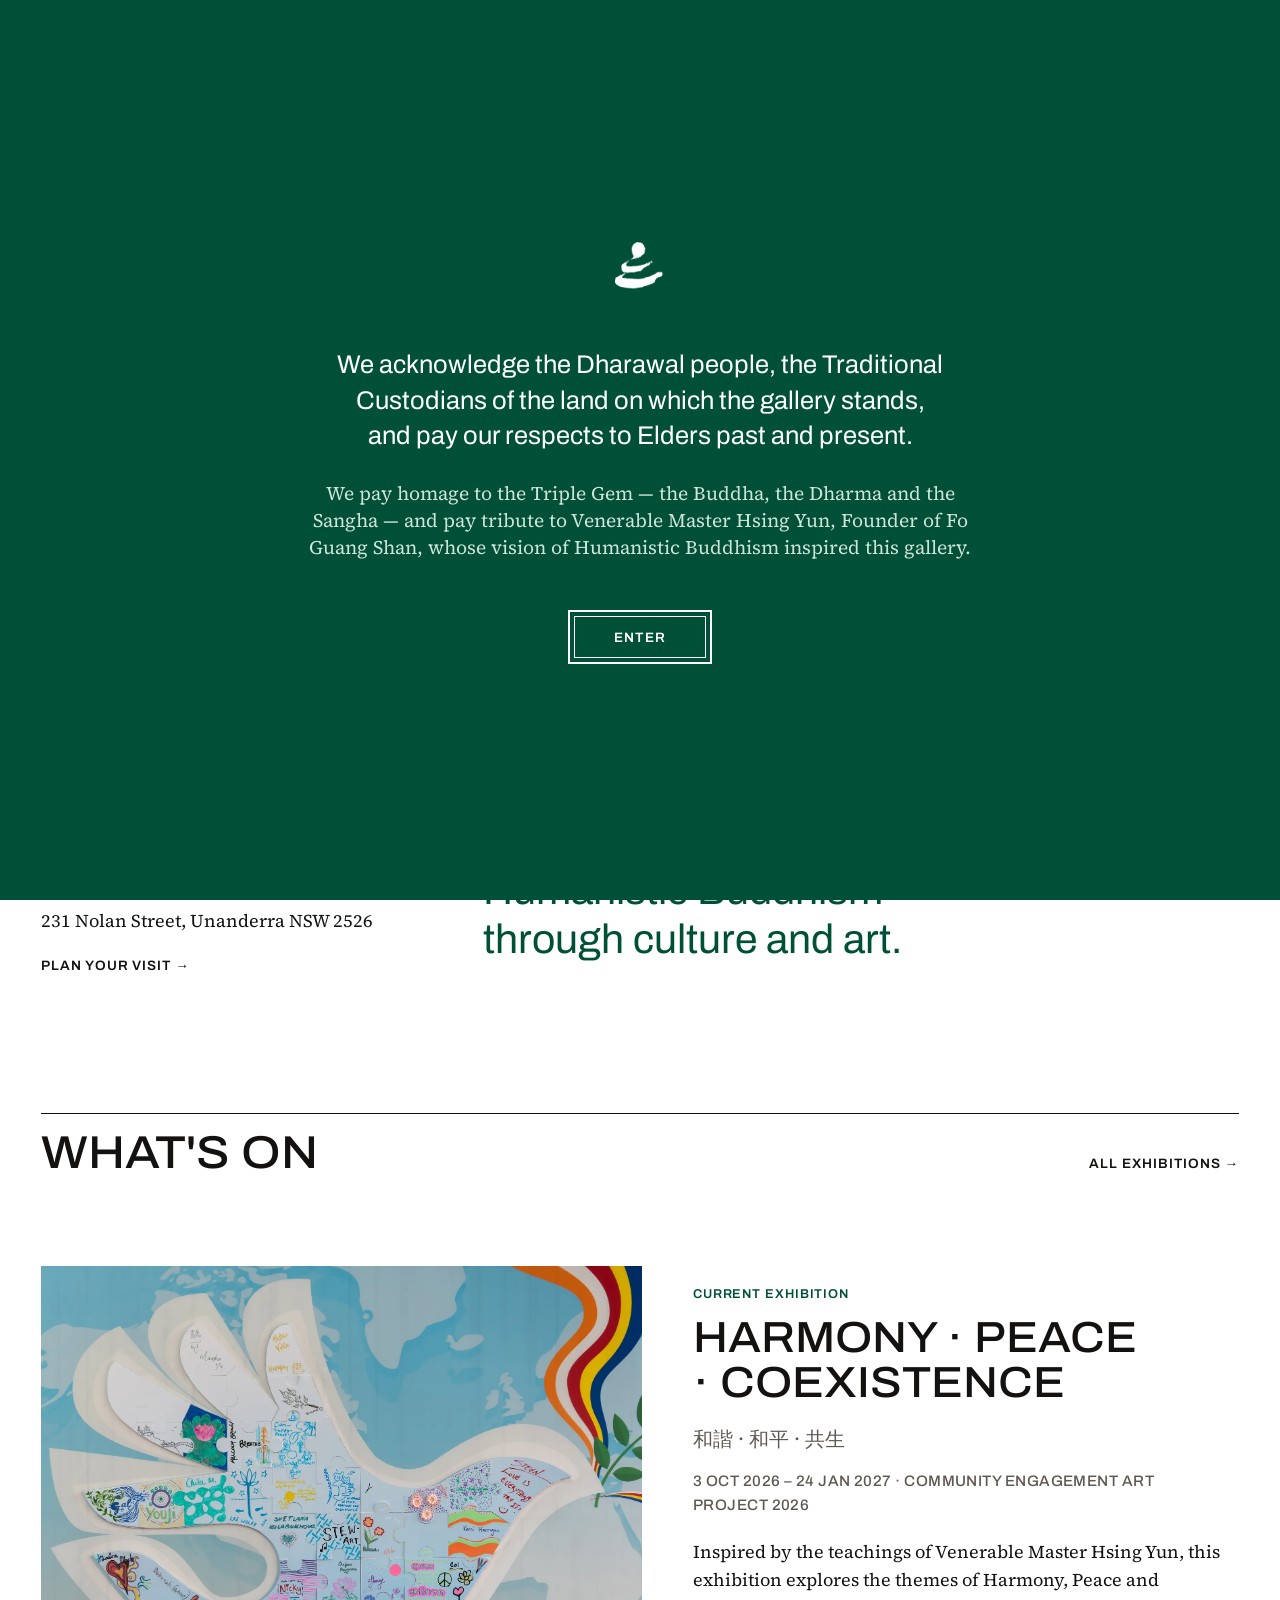
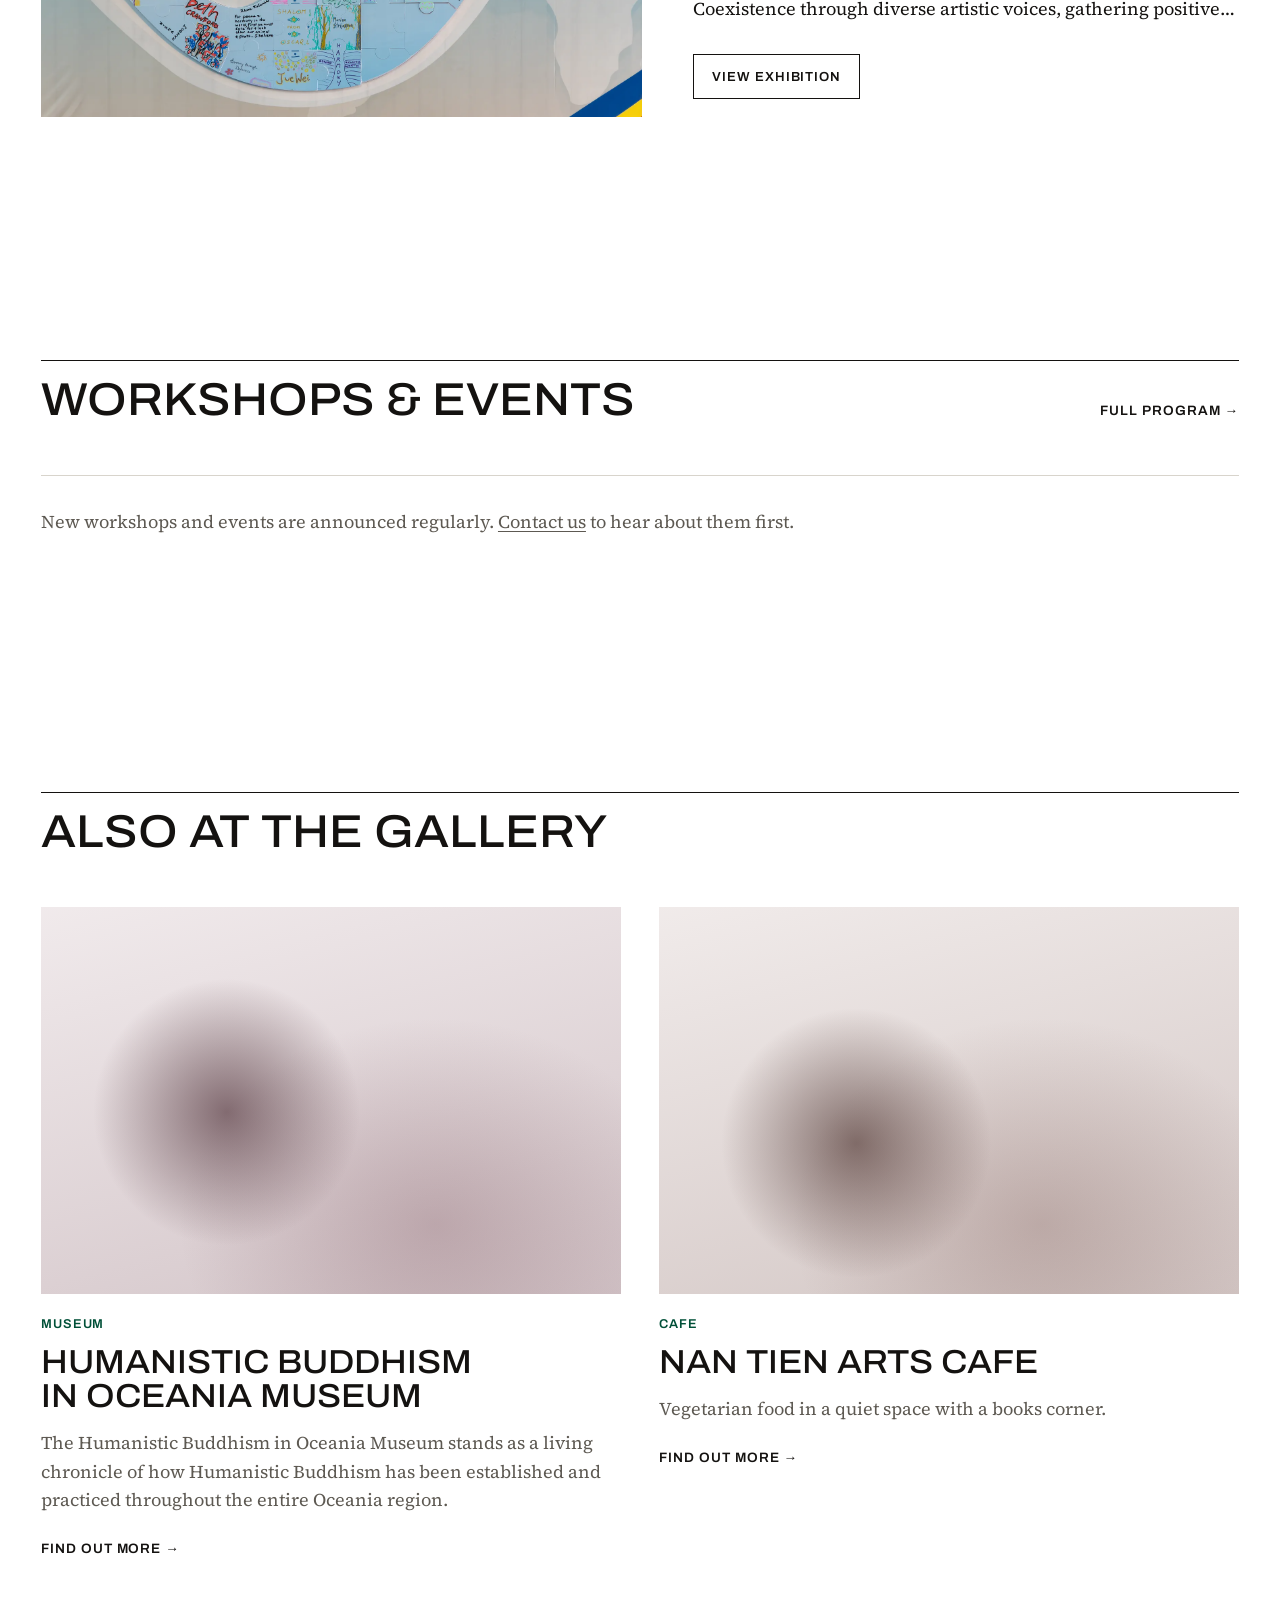
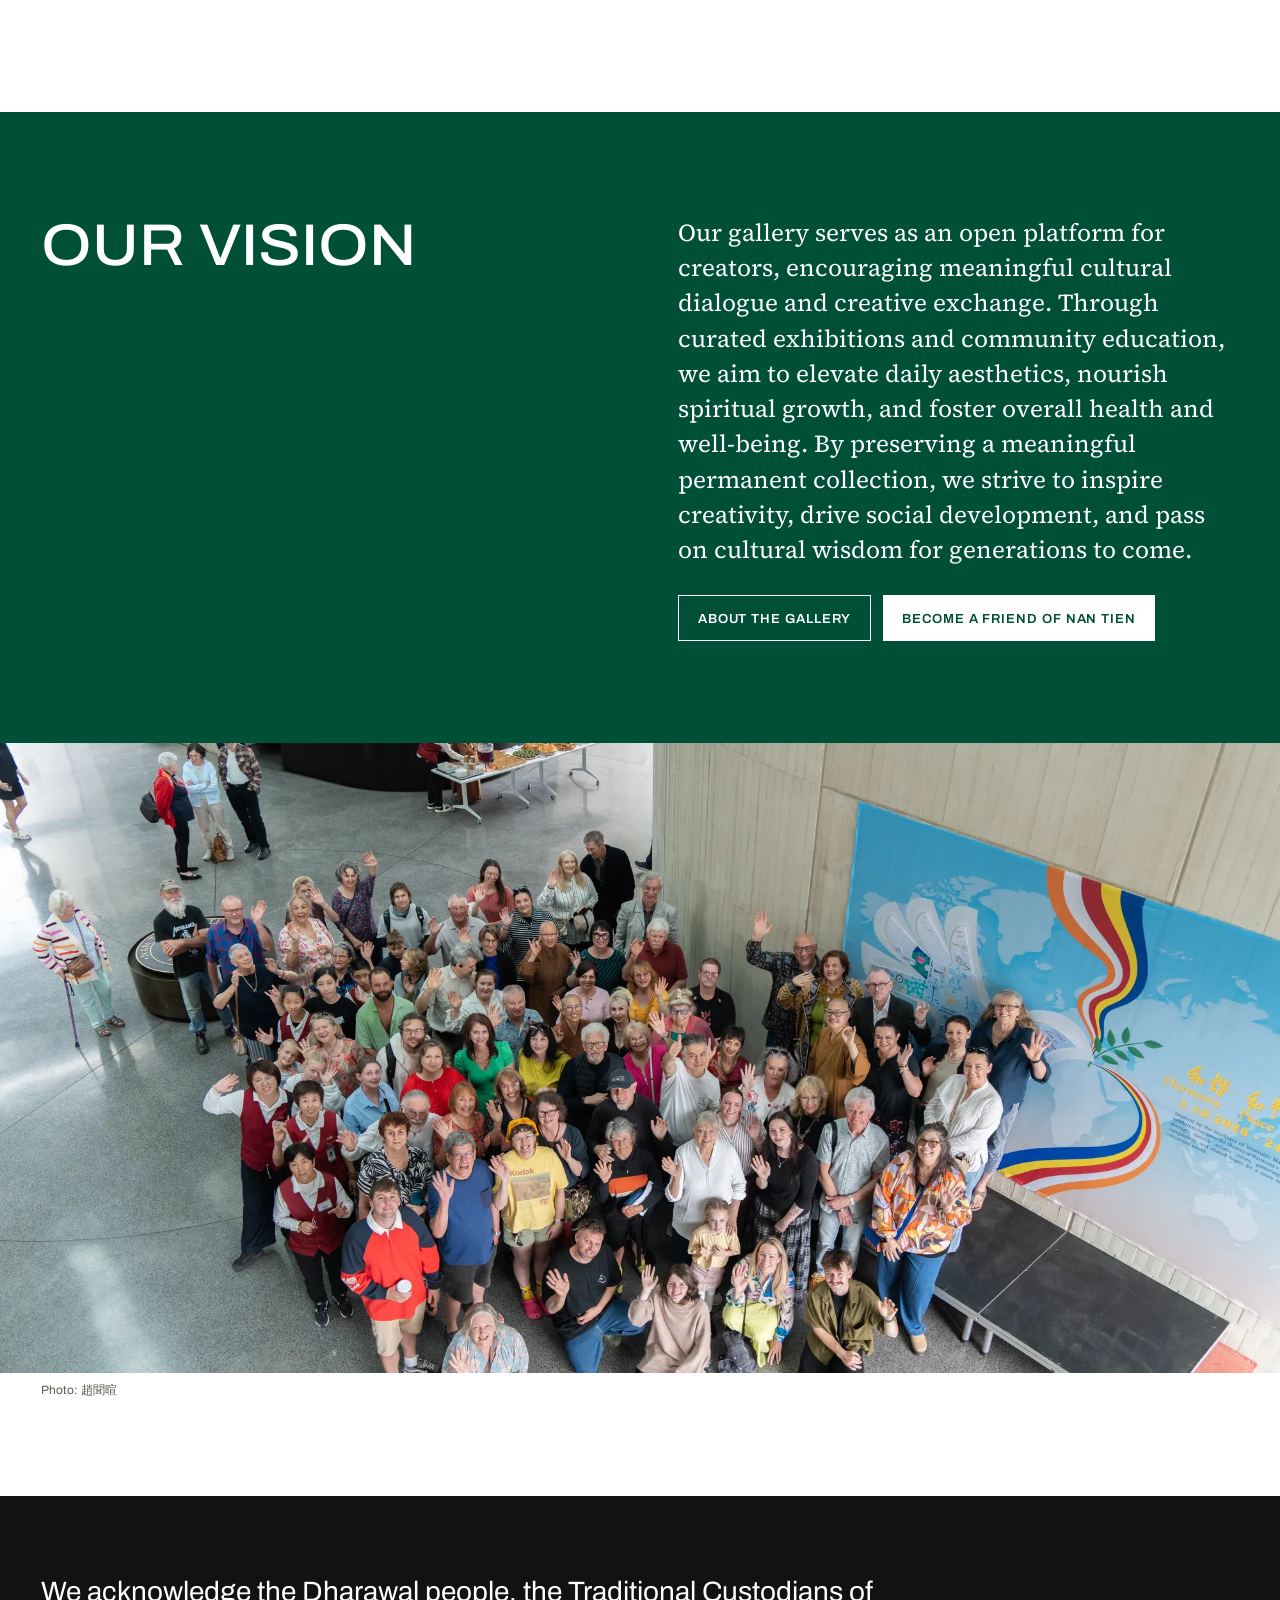
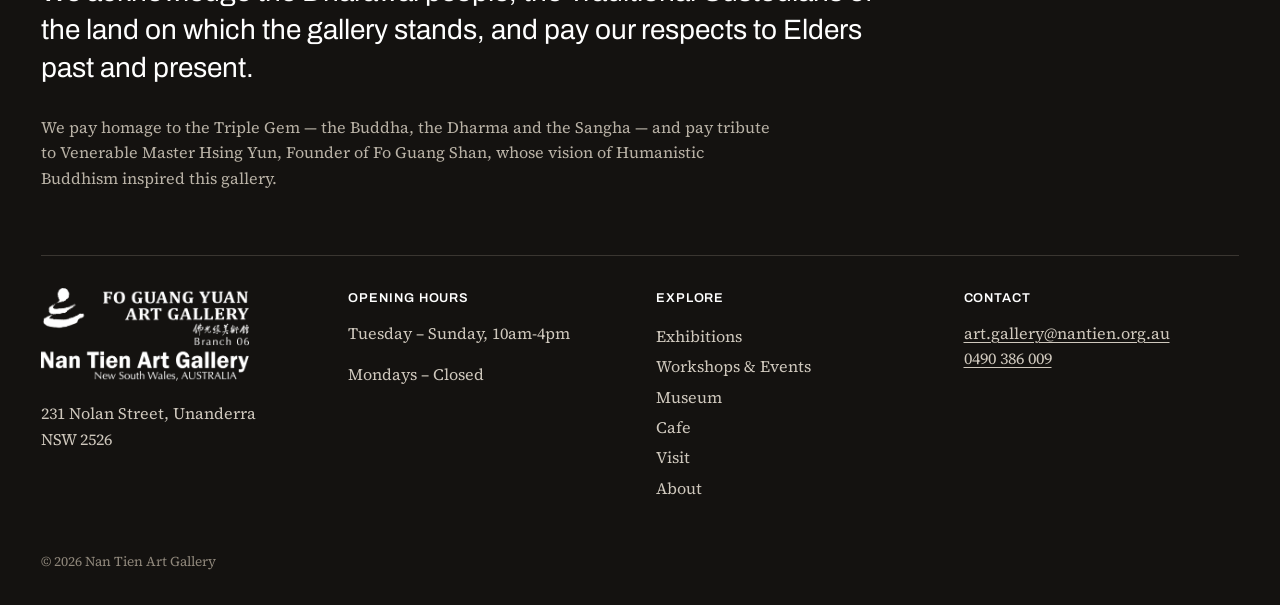
<file: index.html>
<!DOCTYPE html><html lang="en-AU"><head><meta charset="utf-8"><meta name="viewport" content="width=device-width, initial-scale=1"><meta name="referrer" content="strict-origin-when-cross-origin"><title>Nan Tien Art Gallery · Connecting with the Community</title><meta name="description" content="At Nan Tien Art Gallery, we are dedicated to enriching minds and promoting Humanistic Buddhism through the transformative power of culture and art."><link rel="canonical" href="https://www.nantienartgallery.au/"><link rel="icon" href="/favicon.svg" type="image/svg+xml"><meta property="og:type" content="website"><meta property="og:site_name" content="Nan Tien Art Gallery"><meta property="og:title" content="Nan Tien Art Gallery"><meta property="og:description" content="At Nan Tien Art Gallery, we are dedicated to enriching minds and promoting Humanistic Buddhism through the transformative power of culture and art."><meta property="og:url" content="https://www.nantienartgallery.au/"><meta property="og:image" content="https://www.nantienartgallery.au/media/a83a4fab9cbe86ae.webp"><link rel="stylesheet" href="/_astro/Base.BZ9h8Wfj.css"><style>.art[data-astro-cid-fmbdjmct]{background:var(--bg-alt);position:relative;overflow:hidden}img[data-astro-cid-fmbdjmct],.wash[data-astro-cid-fmbdjmct]{object-fit:cover;width:100%;height:100%}.wash[data-astro-cid-fmbdjmct]{background:radial-gradient(circle at var(--x) var(--y), hsl(var(--h) 28% 22% / .62), transparent 30%), radial-gradient(ellipse at calc(100% - var(--x)) 82%, hsl(var(--h) 25% 35% / .28), transparent 46%), linear-gradient(165deg, hsl(var(--h) 18% 93%), hsl(var(--h) 14% 80%))}
.row[data-astro-cid-e3dx2lwv]{grid-template-columns:minmax(0,1.1fr) minmax(0,1fr);align-items:center;gap:clamp(1.5rem,4vw,4rem);padding-block:clamp(1.5rem,3vw,2.5rem);display:grid}.image[data-astro-cid-e3dx2lwv] img{transition:transform .7s}.image[data-astro-cid-e3dx2lwv]:hover img{transform:scale(1.02)}h3[data-astro-cid-e3dx2lwv]{margin-bottom:.4em;font-size:clamp(1.8rem,3.4vw,3rem)}h3[data-astro-cid-e3dx2lwv] a[data-astro-cid-e3dx2lwv]{text-decoration:none}.subtitle[data-astro-cid-e3dx2lwv]{color:var(--ink-soft);margin-bottom:.9rem;font-size:1.25rem}.meta[data-astro-cid-e3dx2lwv]{margin-bottom:.3rem}.intro[data-astro-cid-e3dx2lwv]{-webkit-line-clamp:3;-webkit-box-orient:vertical;max-width:34rem;margin-top:1.25rem;display:-webkit-box;overflow:hidden}.button[data-astro-cid-e3dx2lwv]{margin-top:.75rem}@media (width<=760px){.row[data-astro-cid-e3dx2lwv]{grid-template-columns:1fr}}
</style><link rel="stylesheet" href="/_astro/index.CWS5hg5-.css"></head><body><!-- Welcome screen with the Acknowledgement, shown once per visit (needs JavaScript; never blocks the page without it). --><div class="welcome" id="welcome" role="dialog" aria-modal="true" aria-labelledby="welcome-title" hidden><div class="welcome-inner"><img src="/images/mark-white.png" alt="" width="147" height="192" class="welcome-mark"><h2 class="visually-hidden" id="welcome-title">Acknowledgement</h2><p>We acknowledge the Dharawal people, the Traditional Custodians of the land on which the gallery stands, and pay our respects to Elders past and present.</p><p>We pay homage to the Triple Gem — the Buddha, the Dharma and the Sangha — and pay tribute to Venerable Master Hsing Yun, Founder of Fo Guang Shan, whose vision of Humanistic Buddhism inspired this gallery.</p><button type="button" class="welcome-enter">Enter</button></div></div><script>
      (function () {
        var seen = false;
        try { seen = sessionStorage.getItem("welcomeSeen") === "1"; } catch (e) {}
        if (seen) return;
        var el = document.getElementById("welcome");
        el.hidden = false;
        document.documentElement.style.overflow = "hidden";
        var close = function () {
          try { sessionStorage.setItem("welcomeSeen", "1"); } catch (e) {}
          el.hidden = true;
          document.documentElement.style.overflow = "";
          document.removeEventListener("keydown", onKey);
        };
        var onKey = function (event) { if (event.key === "Escape" || event.key === "Enter") close(); };
        el.querySelector(".welcome-enter").addEventListener("click", close);
        document.addEventListener("keydown", onKey);
        el.querySelector(".welcome-enter").focus();
      })();
    </script><a class="skip" href="#main">Skip to content</a><header class="site-header"><div class="wrap bar"><a class="wordmark" href="/" aria-label="Nan Tien Art Gallery, home"><img src="/images/mark.png" alt="" width="147" height="192"><span>Nan Tien Art Gallery</span></a><div class="header-actions"><a class="header-link" href="/visit/">Plan your visit</a><a class="menu-open" href="#site-menu" aria-controls="site-menu" aria-expanded="false">Menu</a></div></div></header><div class="menu" id="site-menu"><div class="wrap bar"><a class="wordmark" href="/"><img src="/images/mark-white.png" alt="" width="147" height="192"><span>Nan Tien Art Gallery</span></a><a class="menu-close" href="#" aria-label="Close menu">Close</a></div><div class="wrap menu-body"><nav aria-label="Main"><ul><li><a href="/exhibitions/">Exhibitions</a></li><li><a href="/workshops/">Workshops &amp; Events</a></li><li><a href="/museum/">Museum</a></li><li><a href="/cafe/">Cafe</a></li><li><a href="/visit/">Visit</a></li><li><a href="/about/">About</a></li></ul></nav><div class="menu-info"><p class="label">Opening hours</p><p>Tuesday – Sunday, 10am-4pm</p><p>Mondays – Closed</p><p class="label">Find us</p><p>231 Nolan Street, Unanderra NSW 2526</p><p class="label">Admission</p><p>Free entry</p></div></div></div><main id="main"><section class="hero" data-astro-cid-lcdefpme><div class="art hero-art" style="aspect-ratio: auto" data-astro-cid-fmbdjmct><img src="/media/a83a4fab9cbe86ae.webp" alt="Visitors at Nan Tien Art Gallery" loading="eager" decoding="async" data-astro-cid-fmbdjmct></div><div class="wrap hero-caption" data-astro-cid-lcdefpme><h1 class="hero-title" data-astro-cid-lcdefpme>Connecting with the Community</h1><p class="hero-sub" data-astro-cid-lcdefpme>A Place for the Creatives</p></div></section><section class="wrap intro" data-astro-cid-lcdefpme><div class="visit-facts" data-astro-cid-lcdefpme><p class="label" data-astro-cid-lcdefpme>Free entry</p><p data-astro-cid-lcdefpme>Tuesday – Sunday, 10am-4pm</p><p data-astro-cid-lcdefpme>Mondays – Closed</p><p data-astro-cid-lcdefpme>231 Nolan Street, Unanderra NSW 2526</p><a class="arrow-link" href="/visit/" data-astro-cid-lcdefpme>Plan your visit</a></div><p class="statement" data-astro-cid-lcdefpme>Enriching minds and promoting Humanistic Buddhism through culture and art.</p></section><section class="section wrap" data-schedule data-astro-cid-lcdefpme><div data-group="current upcoming" data-limit="4" data-astro-cid-lcdefpme><div class="section-title" data-astro-cid-lcdefpme><h2 data-astro-cid-lcdefpme>What's on</h2><a class="arrow-link" href="/exhibitions/" data-astro-cid-lcdefpme>All exhibitions</a></div><div class="rows" data-items data-astro-cid-lcdefpme><article class="row" data-start="2026-10-03" data-end="2027-01-24" data-astro-cid-e3dx2lwv><a href="/exhibitions/harmony-peace-coexistence/" class="image" tabindex="-1" aria-hidden="true" data-astro-cid-e3dx2lwv><div class="art" style="aspect-ratio: 4 / 3" data-astro-cid-fmbdjmct><img src="/media/31a55459360fc123.webp" alt loading="lazy" decoding="async" data-astro-cid-fmbdjmct></div></a><div class="text" data-astro-cid-e3dx2lwv><p class="label accent" data-status-label data-current="Current exhibition" data-upcoming="Coming soon" data-past="Past exhibition" data-astro-cid-e3dx2lwv>Current exhibition</p><h3 data-astro-cid-e3dx2lwv><a href="/exhibitions/harmony-peace-coexistence/" data-astro-cid-e3dx2lwv>Harmony · Peace · Coexistence</a></h3><p class="subtitle" data-astro-cid-e3dx2lwv>和諧 · 和平 · 共生</p><p class="meta muted" data-astro-cid-e3dx2lwv>3 Oct 2026 – 24 Jan 2027 · Community Engagement Art Project 2026</p><p class="intro" data-astro-cid-e3dx2lwv>Inspired by the teachings of Venerable Master Hsing Yun, this exhibition explores the themes of Harmony, Peace and Coexistence through diverse artistic voices, gathering positive energy, compassion and shared hopes for a more understanding and connected world.</p><a class="button" href="/exhibitions/harmony-peace-coexistence/" data-astro-cid-e3dx2lwv>View exhibition</a></div></article></div><p class="empty" data-empty hidden data-astro-cid-lcdefpme>Our next exhibition will be announced soon. <a href="/exhibitions/" data-astro-cid-lcdefpme>See past exhibitions</a>.</p></div></section><section class="section wrap" data-schedule data-astro-cid-lcdefpme><div data-group="current upcoming" data-limit="3" data-astro-cid-lcdefpme><div class="section-title" data-astro-cid-lcdefpme><h2 data-astro-cid-lcdefpme>Workshops & events</h2><a class="arrow-link" href="/workshops/" data-astro-cid-lcdefpme>Full program</a></div><div class="program" data-items data-astro-cid-lcdefpme></div><p class="empty" data-empty data-astro-cid-lcdefpme>New workshops and events are announced regularly. <a href="mailto:art.gallery@nantien.org.au?subject=Workshops%20and%20events" data-astro-cid-lcdefpme>Contact us</a> to hear about them first.</p></div></section><section class="section wrap" data-astro-cid-lcdefpme><div class="section-title" data-astro-cid-lcdefpme><h2 data-astro-cid-lcdefpme>Also at the gallery</h2></div><div class="also" data-astro-cid-lcdefpme><a class="place" href="/museum/" data-astro-cid-lcdefpme><div class="art" style="aspect-ratio: 3 / 2" data-astro-cid-fmbdjmct><div class="wash" role="img" aria-label style="--h: 345; --x: 32%; --y: 53%" data-astro-cid-fmbdjmct></div></div><p class="label accent" data-astro-cid-lcdefpme>Museum</p><h3 data-astro-cid-lcdefpme>Humanistic Buddhism in Oceania Museum</h3><p class="muted" data-astro-cid-lcdefpme>The Humanistic Buddhism in Oceania Museum stands as a living chronicle of how Humanistic Buddhism has been established and practiced throughout the entire Oceania region.</p><span class="arrow-link" data-astro-cid-lcdefpme>Find out more</span></a><a class="place" href="/cafe/" data-astro-cid-lcdefpme><div class="art" style="aspect-ratio: 3 / 2" data-astro-cid-fmbdjmct><div class="wash" role="img" aria-label style="--h: 8; --x: 34%; --y: 61%" data-astro-cid-fmbdjmct></div></div><p class="label accent" data-astro-cid-lcdefpme>Cafe</p><h3 data-astro-cid-lcdefpme>Nan Tien Arts Cafe</h3><p class="muted" data-astro-cid-lcdefpme>Vegetarian food in a quiet space with a books corner.</p><span class="arrow-link" data-astro-cid-lcdefpme>Find out more</span></a></div></section><section class="about-band" data-astro-cid-lcdefpme><div class="wrap about" data-astro-cid-lcdefpme><div data-astro-cid-lcdefpme><h2 data-astro-cid-lcdefpme>Our vision</h2></div><div data-astro-cid-lcdefpme><p class="lede" data-astro-cid-lcdefpme>Our gallery serves as an open platform for creators, encouraging meaningful cultural dialogue and creative exchange. Through curated exhibitions and community education, we aim to elevate daily aesthetics, nourish spiritual growth, and foster overall health and well-being. By preserving a meaningful permanent collection, we strive to inspire creativity, drive social development, and pass on cultural wisdom for generations to come.</p><div class="buttons" data-astro-cid-lcdefpme><a class="button" href="/about/" data-astro-cid-lcdefpme>About the gallery</a><a class="button solid" href="https://forms.cloud.microsoft/r/pbK53dGdhQ" rel="noopener" data-astro-cid-lcdefpme>Become a Friend of Nan Tien</a></div></div></div></section><figure class="photo-band" data-astro-cid-lcdefpme><div class="art band-art" style="aspect-ratio: auto" data-astro-cid-fmbdjmct><img src="/media/83f70f70e791a58c.webp" alt="Harmony · Peace · Coexistence" loading="lazy" decoding="async" data-astro-cid-fmbdjmct></div><figcaption class="wrap" data-astro-cid-lcdefpme>Photo: 趙聞暄</figcaption></figure></main><footer class="site-footer"><div class="wrap"><div class="acknowledgement"><p>We acknowledge the Dharawal people, the Traditional Custodians of the land on which the gallery stands, and pay our respects to Elders past and present.</p><p class="homage">We pay homage to the Triple Gem — the Buddha, the Dharma and the Sangha — and pay tribute to Venerable Master Hsing Yun, Founder of Fo Guang Shan, whose vision of Humanistic Buddhism inspired this gallery.</p></div><div class="footer-grid"><div><img class="footer-logo" src="/images/logo-white.png" alt="Fo Guang Yuan Art Gallery · Branch 06, Nan Tien Art Gallery" width="900" height="401" loading="lazy"><p>231 Nolan Street, Unanderra NSW 2526</p></div><div><p class="label">Opening hours</p><p>Tuesday – Sunday, 10am-4pm</p><p>Mondays – Closed</p></div><div><p class="label">Explore</p><ul class="footer-links"><li><a href="/exhibitions/">Exhibitions</a></li><li><a href="/workshops/">Workshops &amp; Events</a></li><li><a href="/museum/">Museum</a></li><li><a href="/cafe/">Cafe</a></li><li><a href="/visit/">Visit</a></li><li><a href="/about/">About</a></li></ul></div><div><p class="label">Contact</p><p><a href="mailto:art.gallery@nantien.org.au">art.gallery@nantien.org.au</a><br><a href="tel:0490386009">0490 386 009</a></p><p></p></div></div><p class="copyright">© 2026 Nan Tien Art Gallery</p></div></footer><script type="module">var e=new Intl.DateTimeFormat(`en-CA`,{timeZone:`Australia/Sydney`}).format(new Date),t=(t,n)=>t>e?`upcoming`:(n||t)<e?`past`:`current`;for(let e of document.querySelectorAll(`[data-schedule]`)){let n=[...e.querySelectorAll(`[data-group]`)],r=[...e.querySelectorAll(`[data-start]`)];r.sort((e,t)=>e.dataset.start.localeCompare(t.dataset.start));for(let e of r){let r=t(e.dataset.start,e.dataset.end),i=n.find(e=>e.dataset.group.split(` `).includes(r));if(!i){e.remove();continue}let a=e.querySelector(`[data-status-label]`);a&&a.dataset[r]&&(a.textContent=a.dataset[r]);let o=i.querySelector(`[data-items]`);i.dataset.order===`newest`?o.prepend(e):o.append(e)}for(let e of n){let t=e.querySelector(`[data-items]`),n=Number(e.dataset.limit||0);n&&[...t.children].slice(n).forEach(e=>e.remove());let r=t.children.length;e.dataset.hideEmpty!==void 0&&(e.hidden=r===0),e.querySelector(`[data-empty]`)?.toggleAttribute(`hidden`,r>0)}}var n=document.getElementById(`site-menu`),r=document.querySelector(`.menu-open`),i=e=>{n.classList.toggle(`open`,e),r.setAttribute(`aria-expanded`,String(e)),document.body.style.overflow=e?`hidden`:``,e?n.querySelector(`nav a`)?.focus():r.focus()};r.addEventListener(`click`,e=>{e.preventDefault(),i(!0)}),n.querySelector(`.menu-close`).addEventListener(`click`,e=>{e.preventDefault(),i(!1)}),document.addEventListener(`keydown`,e=>{e.key===`Escape`&&n.classList.contains(`open`)&&i(!1)});</script></body></html>
</file>
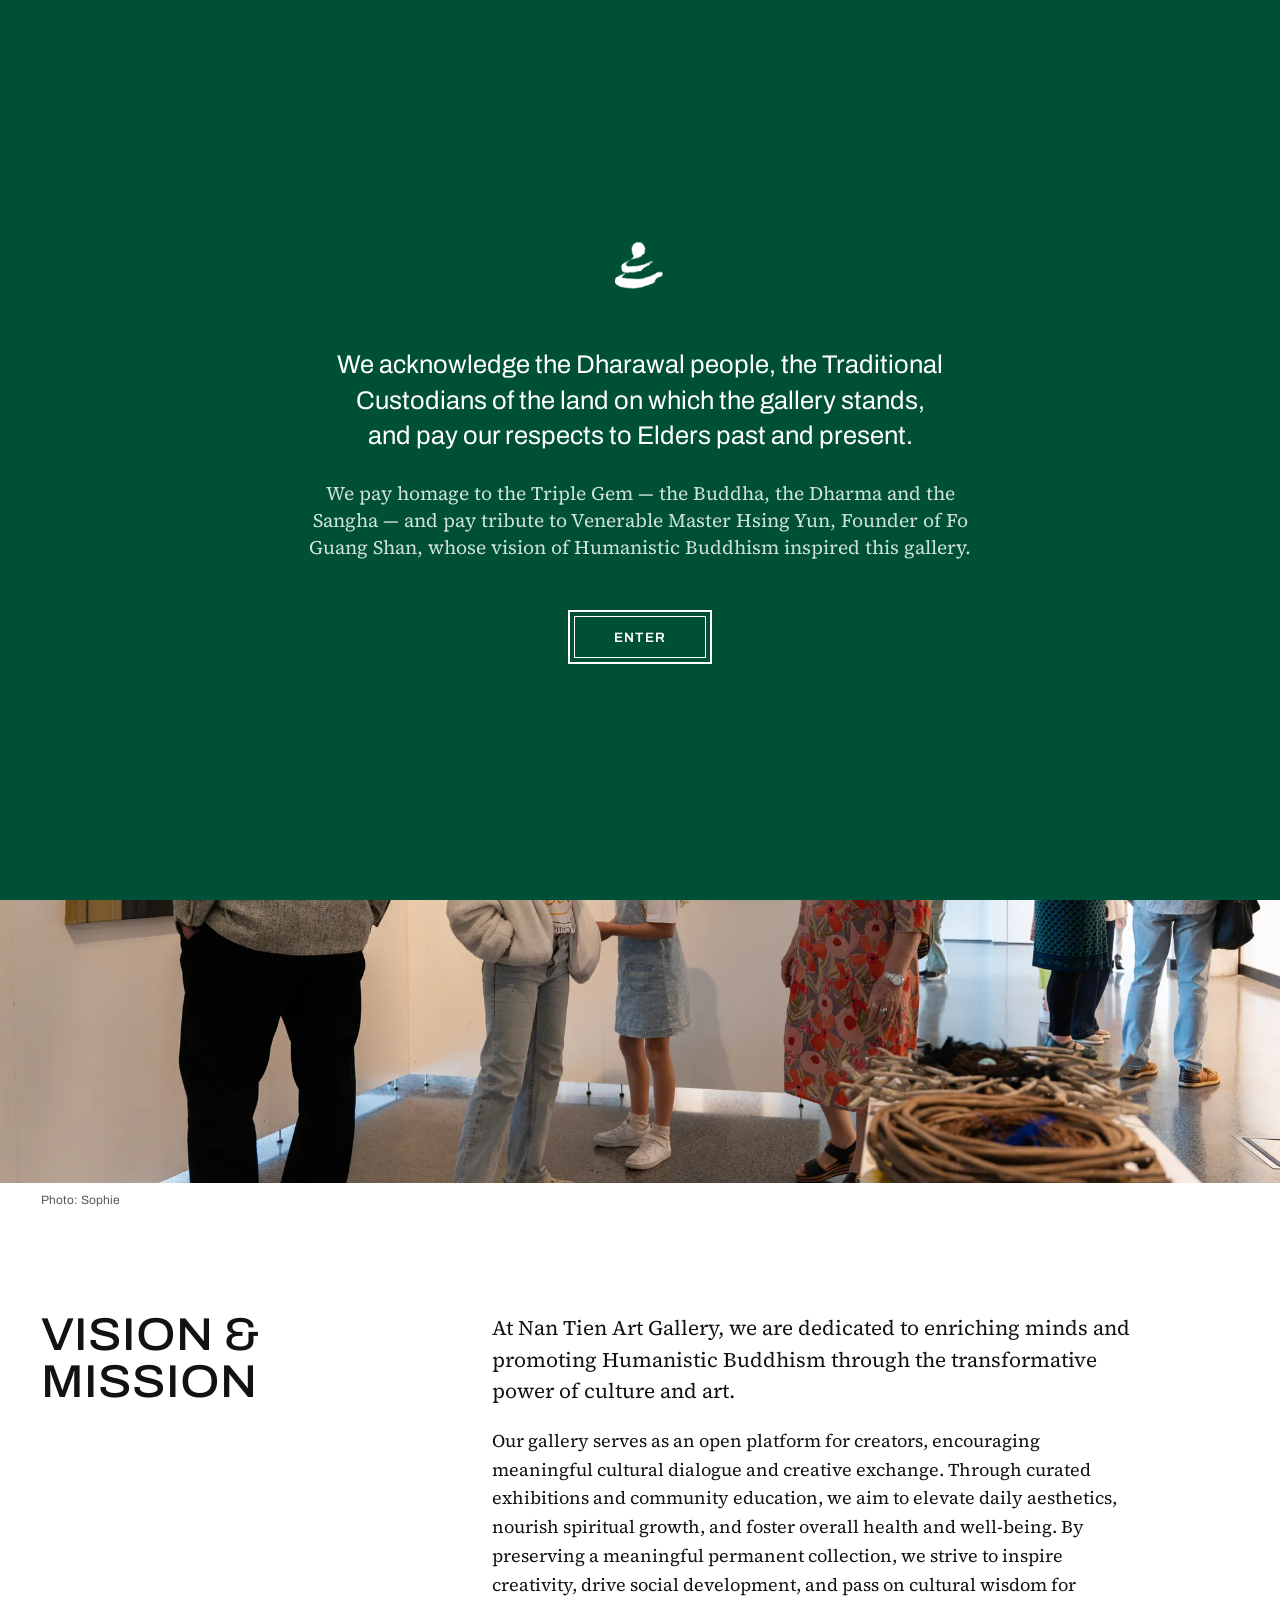
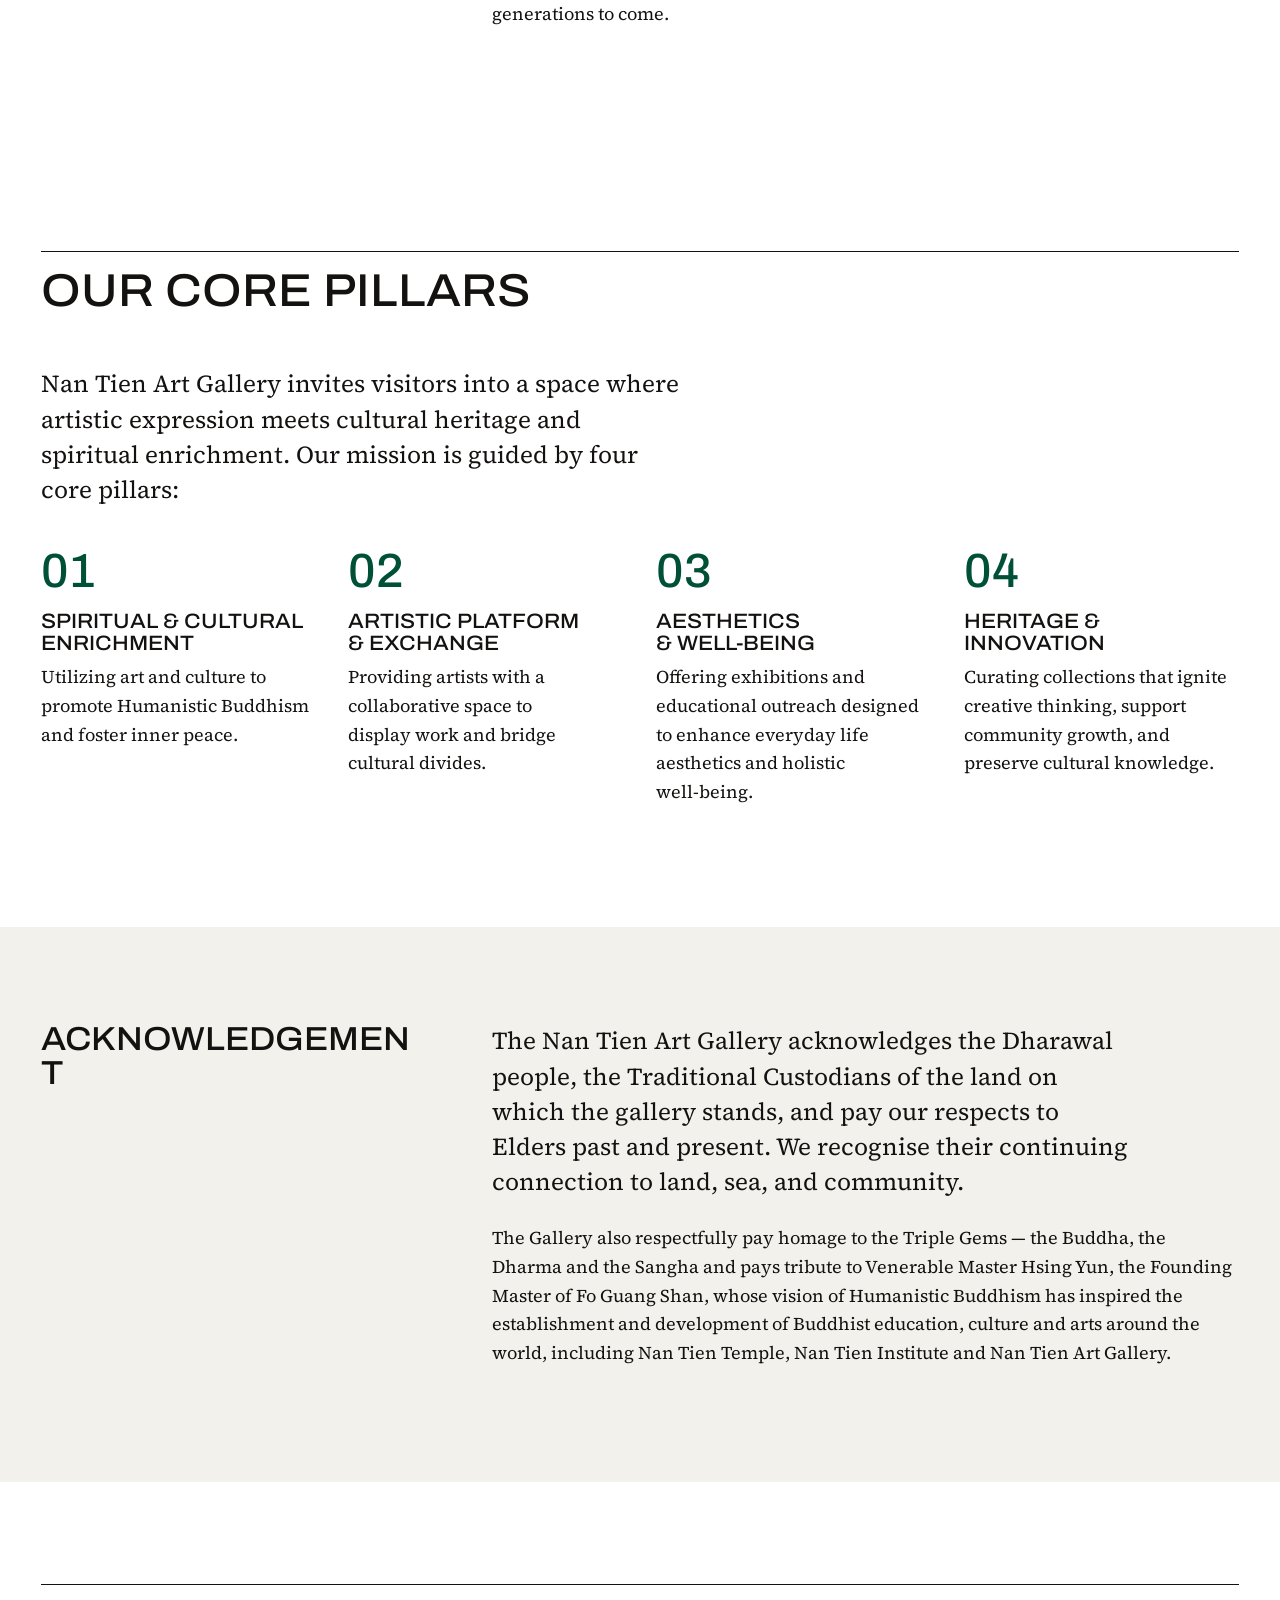
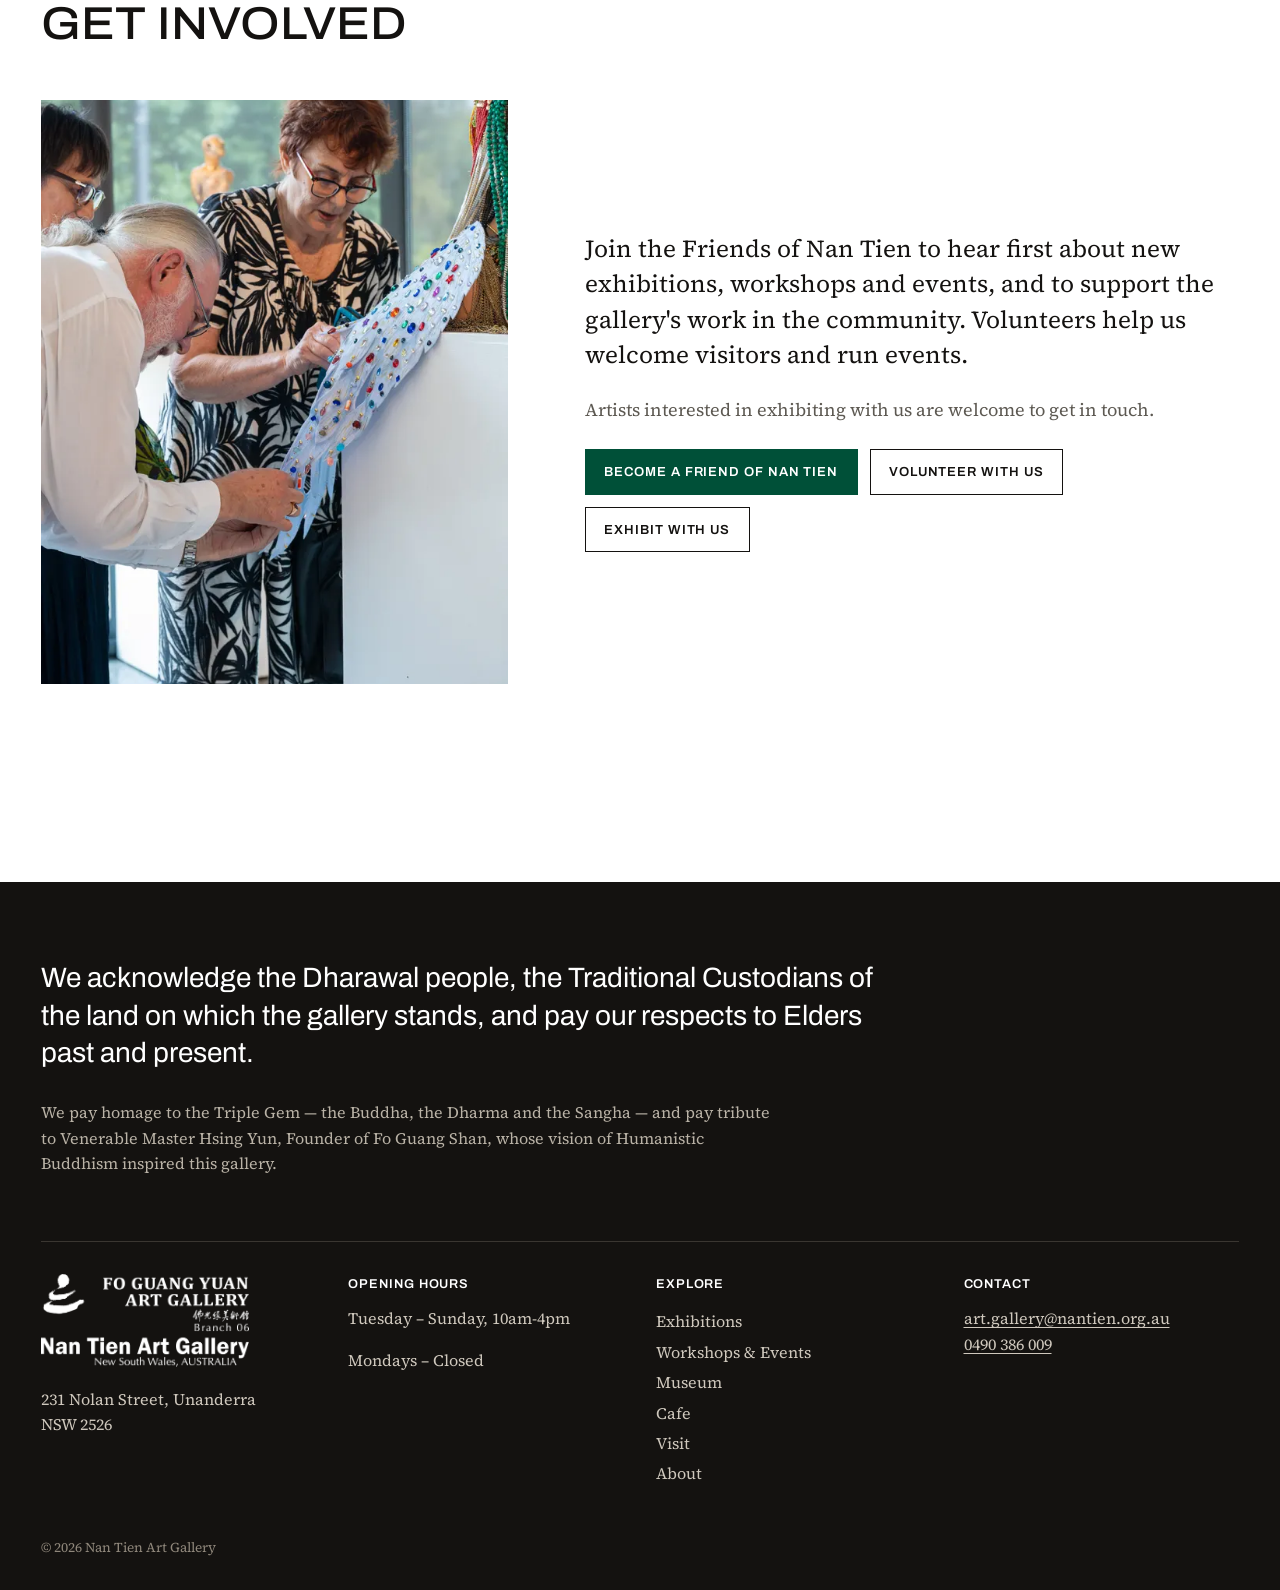
<file: about/index.html>
<!DOCTYPE html><html lang="en-AU"><head><meta charset="utf-8"><meta name="viewport" content="width=device-width, initial-scale=1"><meta name="referrer" content="strict-origin-when-cross-origin"><title>About · Nan Tien Art Gallery</title><meta name="description" content="At Nan Tien Art Gallery, we are dedicated to enriching minds and promoting Humanistic Buddhism through the transformative power of culture and art."><link rel="canonical" href="https://www.nantienartgallery.au/about/"><link rel="icon" href="/favicon.svg" type="image/svg+xml"><meta property="og:type" content="website"><meta property="og:site_name" content="Nan Tien Art Gallery"><meta property="og:title" content="About"><meta property="og:description" content="At Nan Tien Art Gallery, we are dedicated to enriching minds and promoting Humanistic Buddhism through the transformative power of culture and art."><meta property="og:url" content="https://www.nantienartgallery.au/about/"><meta property="og:image" content="https://www.nantienartgallery.au/media/d4238987ce9900f3.webp"><link rel="stylesheet" href="/_astro/Base.BZ9h8Wfj.css"><style>.art[data-astro-cid-fmbdjmct]{background:var(--bg-alt);position:relative;overflow:hidden}img[data-astro-cid-fmbdjmct],.wash[data-astro-cid-fmbdjmct]{object-fit:cover;width:100%;height:100%}.wash[data-astro-cid-fmbdjmct]{background:radial-gradient(circle at var(--x) var(--y), hsl(var(--h) 28% 22% / .62), transparent 30%), radial-gradient(ellipse at calc(100% - var(--x)) 82%, hsl(var(--h) 25% 35% / .28), transparent 46%), linear-gradient(165deg, hsl(var(--h) 18% 93%), hsl(var(--h) 14% 80%))}
.head[data-astro-cid-ta2fbyqs]{grid-template-columns:minmax(0,1.5fr) minmax(0,1fr);align-items:end;gap:2rem 4rem;display:grid}.head[data-astro-cid-ta2fbyqs] h1[data-astro-cid-ta2fbyqs]{margin-bottom:.2em}.subtagline[data-astro-cid-ta2fbyqs]{font-family:var(--sans);text-transform:uppercase;letter-spacing:.04em;color:var(--accent);margin:0;font-size:clamp(1.1rem,2vw,1.5rem)}.logo[data-astro-cid-ta2fbyqs]{justify-self:end;width:100%;max-width:24rem}.photo[data-astro-cid-ta2fbyqs]{margin:0}.photo[data-astro-cid-ta2fbyqs] .band-art{height:min(72vh,720px)}figcaption[data-astro-cid-ta2fbyqs]{font-family:var(--sans);color:var(--ink-soft);padding-top:.5rem;font-size:.75rem}.vision[data-astro-cid-ta2fbyqs]{grid-template-columns:minmax(0,1fr) minmax(0,2fr);gap:2rem clamp(2rem,6vw,6rem);display:grid}.pillars-intro[data-astro-cid-ta2fbyqs]{margin-bottom:2.5rem}.pillars[data-astro-cid-ta2fbyqs]{grid-template-columns:repeat(4,minmax(0,1fr));gap:2rem clamp(1.25rem,2.5vw,2.5rem);display:grid}.number[data-astro-cid-ta2fbyqs]{font-family:var(--sans);color:var(--accent);margin-bottom:1rem;font-size:3rem;font-weight:500;line-height:1;display:block}.pillar[data-astro-cid-ta2fbyqs] h3[data-astro-cid-ta2fbyqs]{font-size:1.3rem}.acknowledge[data-astro-cid-ta2fbyqs]{background:var(--bg-alt);padding-block:clamp(3.5rem,8vw,6rem)}.ack-grid[data-astro-cid-ta2fbyqs]{grid-template-columns:minmax(0,1fr) minmax(0,2fr);gap:2rem clamp(2rem,6vw,6rem);display:grid}.ack-grid[data-astro-cid-ta2fbyqs] h2[data-astro-cid-ta2fbyqs]{overflow-wrap:anywhere;font-size:clamp(1.6rem,2.6vw,2.3rem)}.join-body[data-astro-cid-ta2fbyqs]{grid-template-columns:minmax(0,1fr) minmax(0,1.4fr);align-items:center;gap:2rem clamp(2rem,6vw,6rem);display:grid}.buttons[data-astro-cid-ta2fbyqs]{flex-wrap:wrap;gap:.75rem;margin-top:1.5rem;display:flex}@media (width<=1000px){.pillars[data-astro-cid-ta2fbyqs]{grid-template-columns:repeat(2,minmax(0,1fr))}}@media (width<=760px){.head[data-astro-cid-ta2fbyqs],.vision[data-astro-cid-ta2fbyqs],.ack-grid[data-astro-cid-ta2fbyqs],.join-body[data-astro-cid-ta2fbyqs]{grid-template-columns:1fr}.logo[data-astro-cid-ta2fbyqs]{order:-1;justify-self:start;max-width:16rem}.pillars[data-astro-cid-ta2fbyqs]{grid-template-columns:1fr}.photo[data-astro-cid-ta2fbyqs] .band-art{height:45vh}}
</style></head><body><!-- Welcome screen with the Acknowledgement, shown once per visit (needs JavaScript; never blocks the page without it). --><div class="welcome" id="welcome" role="dialog" aria-modal="true" aria-labelledby="welcome-title" hidden><div class="welcome-inner"><img src="/images/mark-white.png" alt="" width="147" height="192" class="welcome-mark"><h2 class="visually-hidden" id="welcome-title">Acknowledgement</h2><p>We acknowledge the Dharawal people, the Traditional Custodians of the land on which the gallery stands, and pay our respects to Elders past and present.</p><p>We pay homage to the Triple Gem — the Buddha, the Dharma and the Sangha — and pay tribute to Venerable Master Hsing Yun, Founder of Fo Guang Shan, whose vision of Humanistic Buddhism inspired this gallery.</p><button type="button" class="welcome-enter">Enter</button></div></div><script>
      (function () {
        var seen = false;
        try { seen = sessionStorage.getItem("welcomeSeen") === "1"; } catch (e) {}
        if (seen) return;
        var el = document.getElementById("welcome");
        el.hidden = false;
        document.documentElement.style.overflow = "hidden";
        var close = function () {
          try { sessionStorage.setItem("welcomeSeen", "1"); } catch (e) {}
          el.hidden = true;
          document.documentElement.style.overflow = "";
          document.removeEventListener("keydown", onKey);
        };
        var onKey = function (event) { if (event.key === "Escape" || event.key === "Enter") close(); };
        el.querySelector(".welcome-enter").addEventListener("click", close);
        document.addEventListener("keydown", onKey);
        el.querySelector(".welcome-enter").focus();
      })();
    </script><a class="skip" href="#main">Skip to content</a><header class="site-header"><div class="wrap bar"><a class="wordmark" href="/" aria-label="Nan Tien Art Gallery, home"><img src="/images/mark.png" alt="" width="147" height="192"><span>Nan Tien Art Gallery</span></a><div class="header-actions"><a class="header-link" href="/visit/">Plan your visit</a><a class="menu-open" href="#site-menu" aria-controls="site-menu" aria-expanded="false">Menu</a></div></div></header><div class="menu" id="site-menu"><div class="wrap bar"><a class="wordmark" href="/"><img src="/images/mark-white.png" alt="" width="147" height="192"><span>Nan Tien Art Gallery</span></a><a class="menu-close" href="#" aria-label="Close menu">Close</a></div><div class="wrap menu-body"><nav aria-label="Main"><ul><li><a href="/exhibitions/">Exhibitions</a></li><li><a href="/workshops/">Workshops &amp; Events</a></li><li><a href="/museum/">Museum</a></li><li><a href="/cafe/">Cafe</a></li><li><a href="/visit/">Visit</a></li><li><a href="/about/" aria-current="page">About</a></li></ul></nav><div class="menu-info"><p class="label">Opening hours</p><p>Tuesday – Sunday, 10am-4pm</p><p>Mondays – Closed</p><p class="label">Find us</p><p>231 Nolan Street, Unanderra NSW 2526</p><p class="label">Admission</p><p>Free entry</p></div></div></div><main id="main"><header class="page-head wrap head" data-astro-cid-ta2fbyqs><div data-astro-cid-ta2fbyqs><p class="label accent" data-astro-cid-ta2fbyqs>Fo Guang Yuan Art Gallery · Branch 06</p><h1 data-astro-cid-ta2fbyqs>Connecting with the Community</h1><p class="subtagline" data-astro-cid-ta2fbyqs>A Place for the Creatives</p></div><img class="logo" src="/images/logo.png" alt="Fo Guang Yuan Art Gallery · Branch 06, Nan Tien Art Gallery" width="900" height="401" data-astro-cid-ta2fbyqs></header><figure class="photo" data-astro-cid-ta2fbyqs><div class="art band-art" style="aspect-ratio: auto" data-astro-cid-fmbdjmct><img src="/media/d4238987ce9900f3.webp" alt="Nan Tien Art Gallery" loading="eager" decoding="async" data-astro-cid-fmbdjmct></div><figcaption class="wrap" data-astro-cid-ta2fbyqs>Photo: Sophie</figcaption></figure><section class="section wrap vision" data-astro-cid-ta2fbyqs><h2 data-astro-cid-ta2fbyqs>Vision & mission</h2><div class="prose" data-astro-cid-ta2fbyqs><p data-astro-cid-ta2fbyqs>At Nan Tien Art Gallery, we are dedicated to enriching minds and promoting Humanistic Buddhism through the transformative power of culture and art.</p><p data-astro-cid-ta2fbyqs>Our gallery serves as an open platform for creators, encouraging meaningful cultural dialogue and creative exchange. Through curated exhibitions and community education, we aim to elevate daily aesthetics, nourish spiritual growth, and foster overall health and well-being. By preserving a meaningful permanent collection, we strive to inspire creativity, drive social development, and pass on cultural wisdom for generations to come.</p></div></section><section class="section wrap" data-astro-cid-ta2fbyqs><div class="section-title" data-astro-cid-ta2fbyqs><h2 data-astro-cid-ta2fbyqs>Our core pillars</h2></div><p class="lede pillars-intro" data-astro-cid-ta2fbyqs>Nan Tien Art Gallery invites visitors into a space where artistic expression meets cultural heritage and spiritual enrichment. Our mission is guided by four core pillars:</p><div class="pillars" data-astro-cid-ta2fbyqs><div class="pillar" data-astro-cid-ta2fbyqs><span class="number" data-astro-cid-ta2fbyqs>01</span><h3 data-astro-cid-ta2fbyqs>Spiritual &amp; Cultural Enrichment</h3><p data-astro-cid-ta2fbyqs>Utilizing art and culture to promote Humanistic Buddhism and foster inner peace.</p></div><div class="pillar" data-astro-cid-ta2fbyqs><span class="number" data-astro-cid-ta2fbyqs>02</span><h3 data-astro-cid-ta2fbyqs>Artistic Platform &amp; Exchange</h3><p data-astro-cid-ta2fbyqs>Providing artists with a collaborative space to display work and bridge cultural divides.</p></div><div class="pillar" data-astro-cid-ta2fbyqs><span class="number" data-astro-cid-ta2fbyqs>03</span><h3 data-astro-cid-ta2fbyqs>Aesthetics &amp; Well-Being</h3><p data-astro-cid-ta2fbyqs>Offering exhibitions and educational outreach designed to enhance everyday life aesthetics and holistic well-being.</p></div><div class="pillar" data-astro-cid-ta2fbyqs><span class="number" data-astro-cid-ta2fbyqs>04</span><h3 data-astro-cid-ta2fbyqs>Heritage &amp; Innovation</h3><p data-astro-cid-ta2fbyqs>Curating collections that ignite creative thinking, support community growth, and preserve cultural knowledge.</p></div></div></section><section class="acknowledge" data-astro-cid-ta2fbyqs><div class="wrap ack-grid" data-astro-cid-ta2fbyqs><h2 data-astro-cid-ta2fbyqs>Acknowledgement</h2><div data-astro-cid-ta2fbyqs><p class="lede" data-astro-cid-ta2fbyqs>The Nan Tien Art Gallery acknowledges the Dharawal people, the Traditional Custodians of the land on which the gallery stands, and pay our respects to Elders past and present. We recognise their continuing connection to land, sea, and community.</p><p data-astro-cid-ta2fbyqs>The Gallery also respectfully pay homage to the Triple Gems — the Buddha, the Dharma and the Sangha and pays tribute to Venerable Master Hsing Yun, the Founding Master of Fo Guang Shan, whose vision of Humanistic Buddhism has inspired the establishment and development of Buddhist education, culture and arts around the world, including Nan Tien Temple, Nan Tien Institute and Nan Tien Art Gallery.</p></div></div></section><section class="section wrap" data-astro-cid-ta2fbyqs><div class="section-title" data-astro-cid-ta2fbyqs><h2 data-astro-cid-ta2fbyqs>Get involved</h2></div><div class="join-body" data-astro-cid-ta2fbyqs><div class="art" style="aspect-ratio: 4 / 5" data-astro-cid-fmbdjmct><img src="/media/b5e9372433685042-sm.webp" alt="Visitors at the gallery" loading="lazy" decoding="async" data-astro-cid-fmbdjmct></div><div data-astro-cid-ta2fbyqs><p class="lede" data-astro-cid-ta2fbyqs>Join the Friends of Nan Tien to hear first about new exhibitions, workshops and events, and to support the gallery's work in the community. Volunteers help us welcome visitors and run events.</p><p class="muted" data-astro-cid-ta2fbyqs>Artists interested in exhibiting with us are welcome to get in touch.</p><div class="buttons" data-astro-cid-ta2fbyqs><a class="button solid" href="https://forms.cloud.microsoft/r/pbK53dGdhQ" rel="noopener" data-astro-cid-ta2fbyqs>Become a Friend of Nan Tien</a><a class="button" href="mailto:art.gallery@nantien.org.au?subject=Volunteering" data-astro-cid-ta2fbyqs>Volunteer with us</a><a class="button" href="mailto:art.gallery@nantien.org.au?subject=Exhibiting%20at%20the%20gallery" data-astro-cid-ta2fbyqs>Exhibit with us</a></div></div></div></section></main><footer class="site-footer"><div class="wrap"><div class="acknowledgement"><p>We acknowledge the Dharawal people, the Traditional Custodians of the land on which the gallery stands, and pay our respects to Elders past and present.</p><p class="homage">We pay homage to the Triple Gem — the Buddha, the Dharma and the Sangha — and pay tribute to Venerable Master Hsing Yun, Founder of Fo Guang Shan, whose vision of Humanistic Buddhism inspired this gallery.</p></div><div class="footer-grid"><div><img class="footer-logo" src="/images/logo-white.png" alt="Fo Guang Yuan Art Gallery · Branch 06, Nan Tien Art Gallery" width="900" height="401" loading="lazy"><p>231 Nolan Street, Unanderra NSW 2526</p></div><div><p class="label">Opening hours</p><p>Tuesday – Sunday, 10am-4pm</p><p>Mondays – Closed</p></div><div><p class="label">Explore</p><ul class="footer-links"><li><a href="/exhibitions/">Exhibitions</a></li><li><a href="/workshops/">Workshops &amp; Events</a></li><li><a href="/museum/">Museum</a></li><li><a href="/cafe/">Cafe</a></li><li><a href="/visit/">Visit</a></li><li><a href="/about/">About</a></li></ul></div><div><p class="label">Contact</p><p><a href="mailto:art.gallery@nantien.org.au">art.gallery@nantien.org.au</a><br><a href="tel:0490386009">0490 386 009</a></p><p></p></div></div><p class="copyright">© 2026 Nan Tien Art Gallery</p></div></footer><script type="module">var e=new Intl.DateTimeFormat(`en-CA`,{timeZone:`Australia/Sydney`}).format(new Date),t=(t,n)=>t>e?`upcoming`:(n||t)<e?`past`:`current`;for(let e of document.querySelectorAll(`[data-schedule]`)){let n=[...e.querySelectorAll(`[data-group]`)],r=[...e.querySelectorAll(`[data-start]`)];r.sort((e,t)=>e.dataset.start.localeCompare(t.dataset.start));for(let e of r){let r=t(e.dataset.start,e.dataset.end),i=n.find(e=>e.dataset.group.split(` `).includes(r));if(!i){e.remove();continue}let a=e.querySelector(`[data-status-label]`);a&&a.dataset[r]&&(a.textContent=a.dataset[r]);let o=i.querySelector(`[data-items]`);i.dataset.order===`newest`?o.prepend(e):o.append(e)}for(let e of n){let t=e.querySelector(`[data-items]`),n=Number(e.dataset.limit||0);n&&[...t.children].slice(n).forEach(e=>e.remove());let r=t.children.length;e.dataset.hideEmpty!==void 0&&(e.hidden=r===0),e.querySelector(`[data-empty]`)?.toggleAttribute(`hidden`,r>0)}}var n=document.getElementById(`site-menu`),r=document.querySelector(`.menu-open`),i=e=>{n.classList.toggle(`open`,e),r.setAttribute(`aria-expanded`,String(e)),document.body.style.overflow=e?`hidden`:``,e?n.querySelector(`nav a`)?.focus():r.focus()};r.addEventListener(`click`,e=>{e.preventDefault(),i(!0)}),n.querySelector(`.menu-close`).addEventListener(`click`,e=>{e.preventDefault(),i(!1)}),document.addEventListener(`keydown`,e=>{e.key===`Escape`&&n.classList.contains(`open`)&&i(!1)});</script></body></html>
</file>
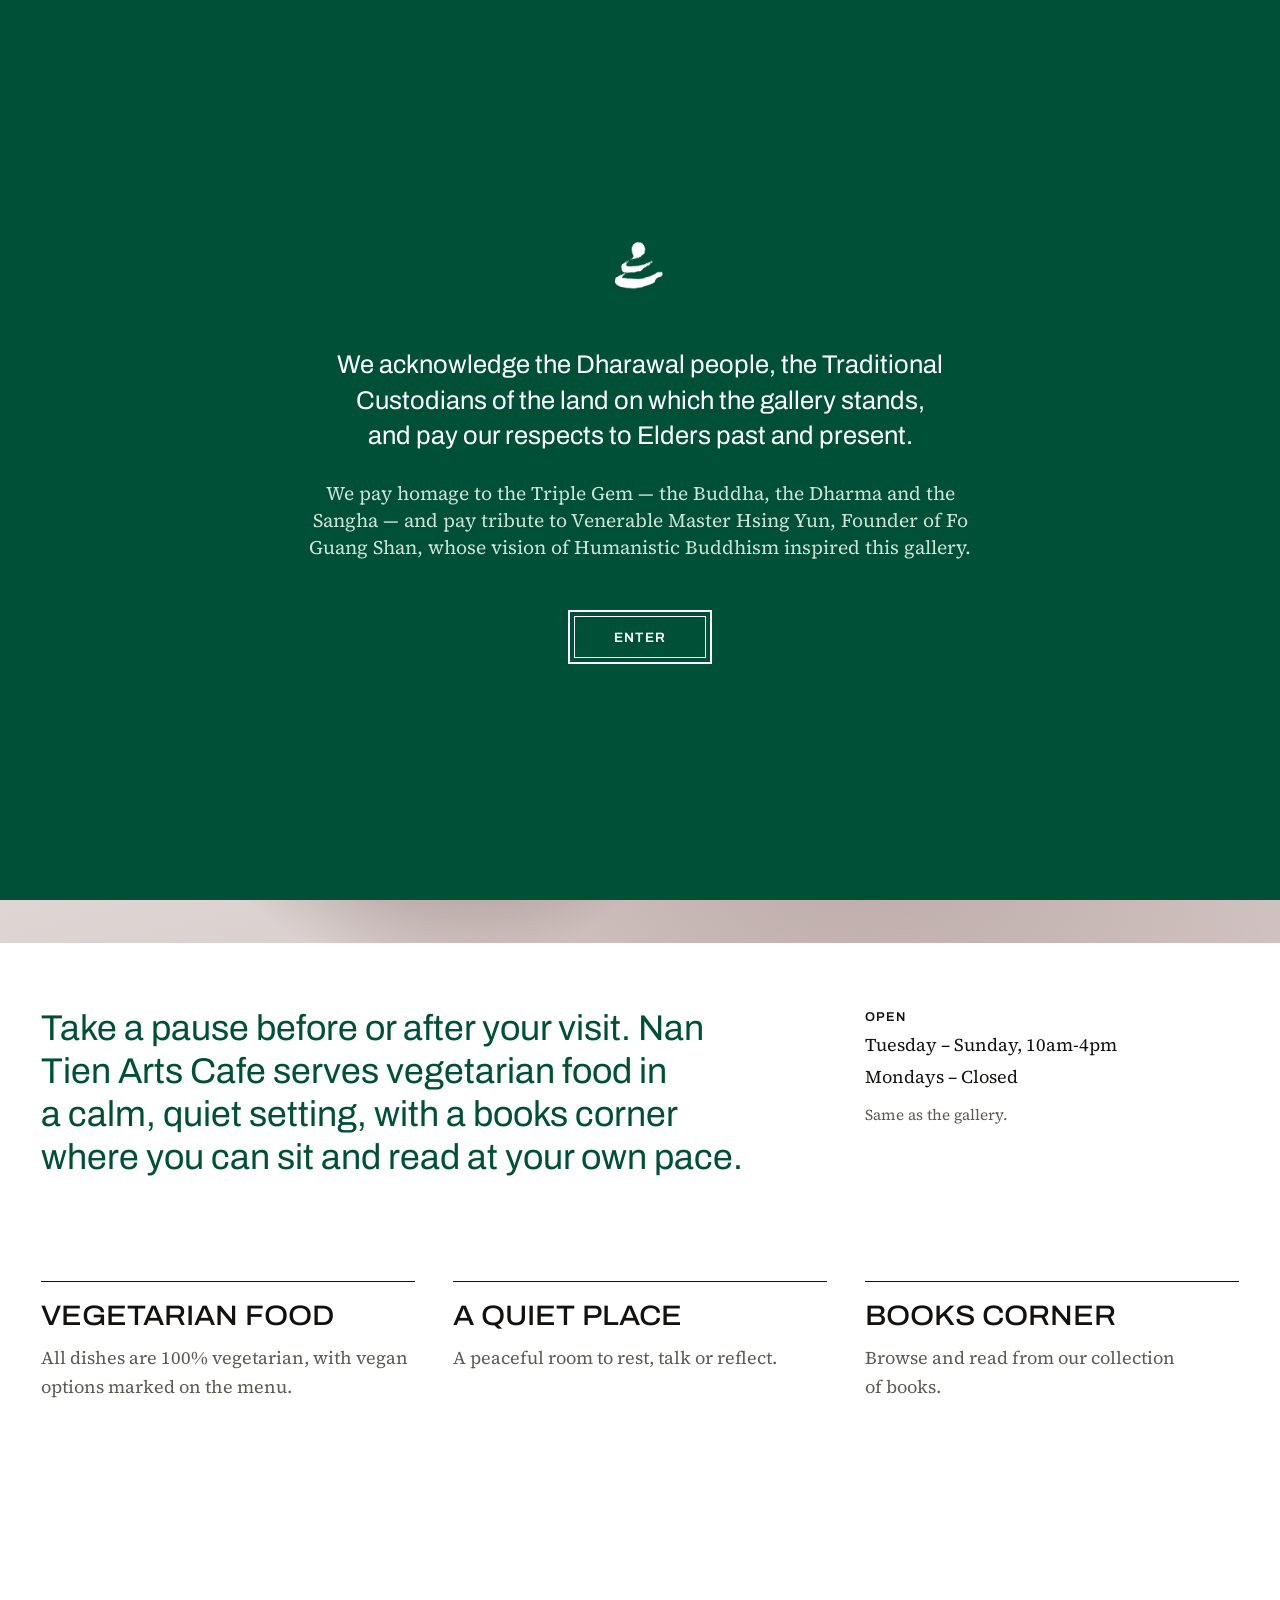
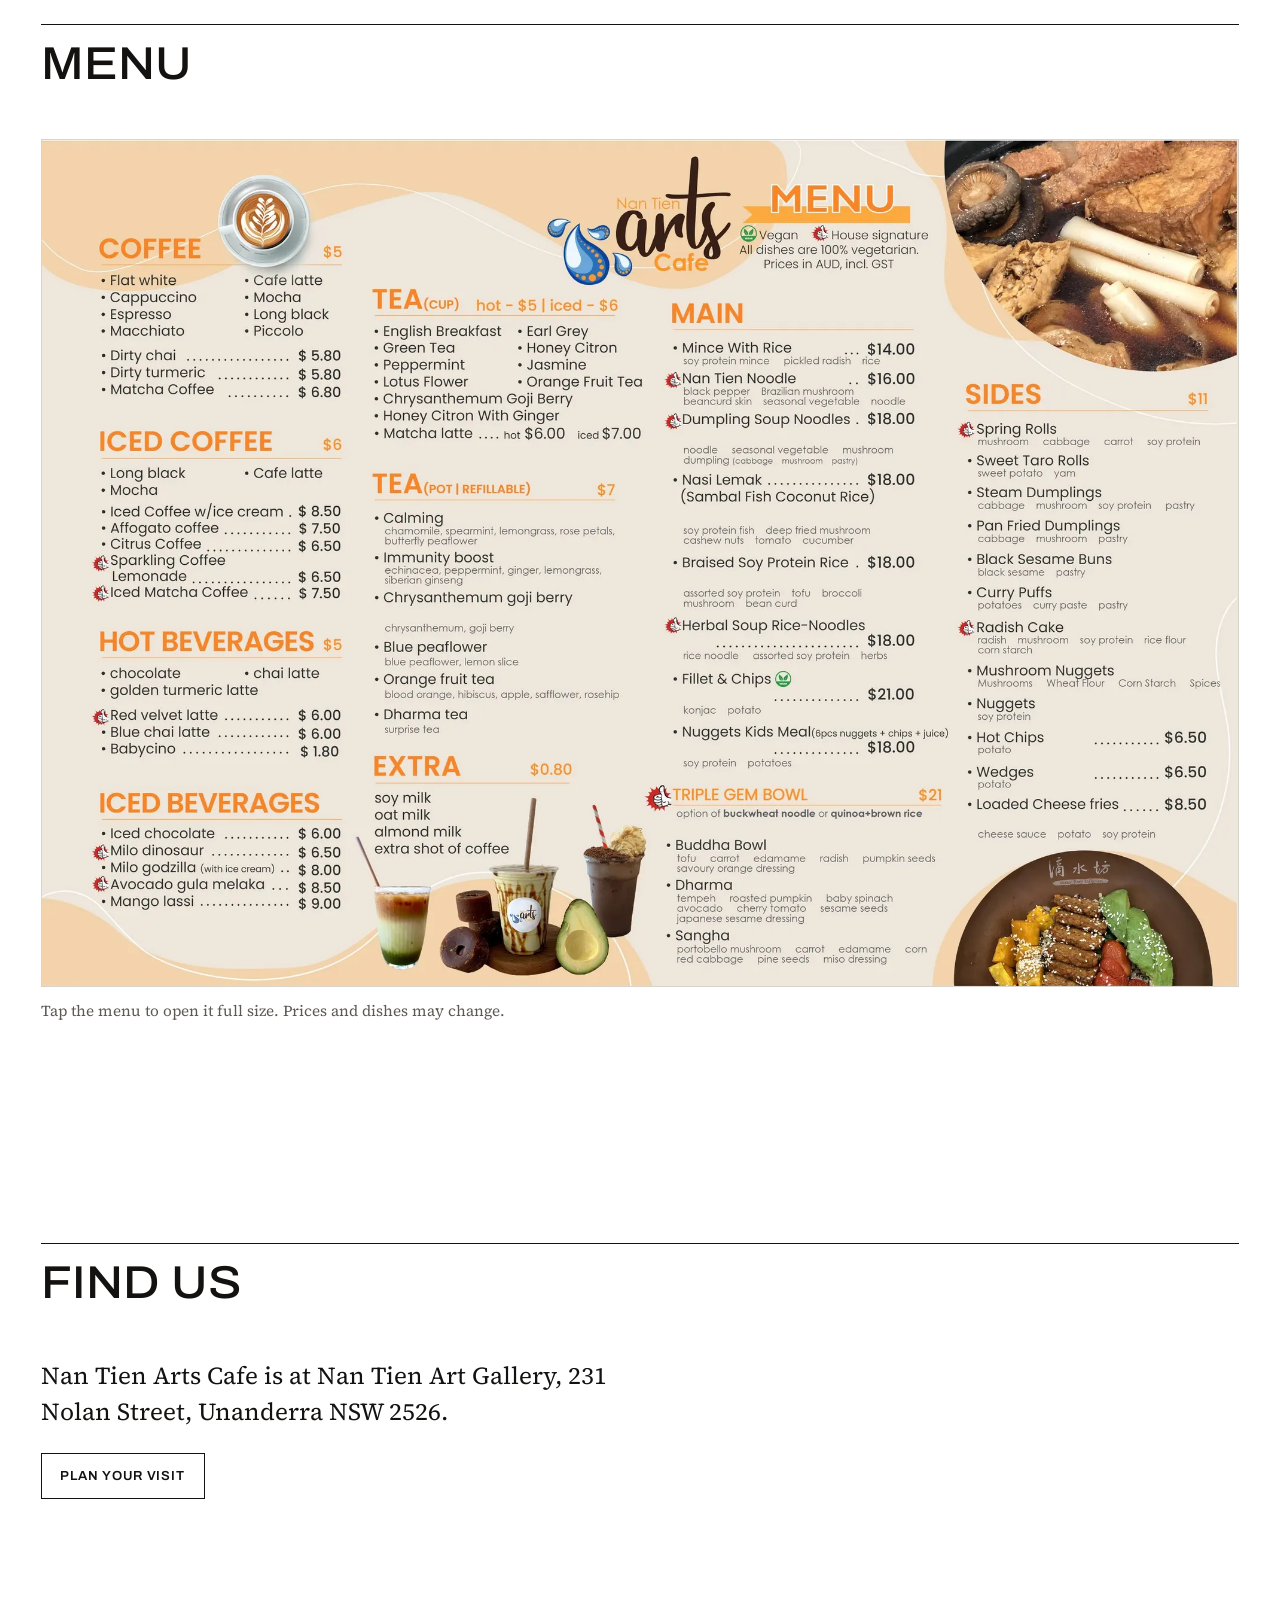
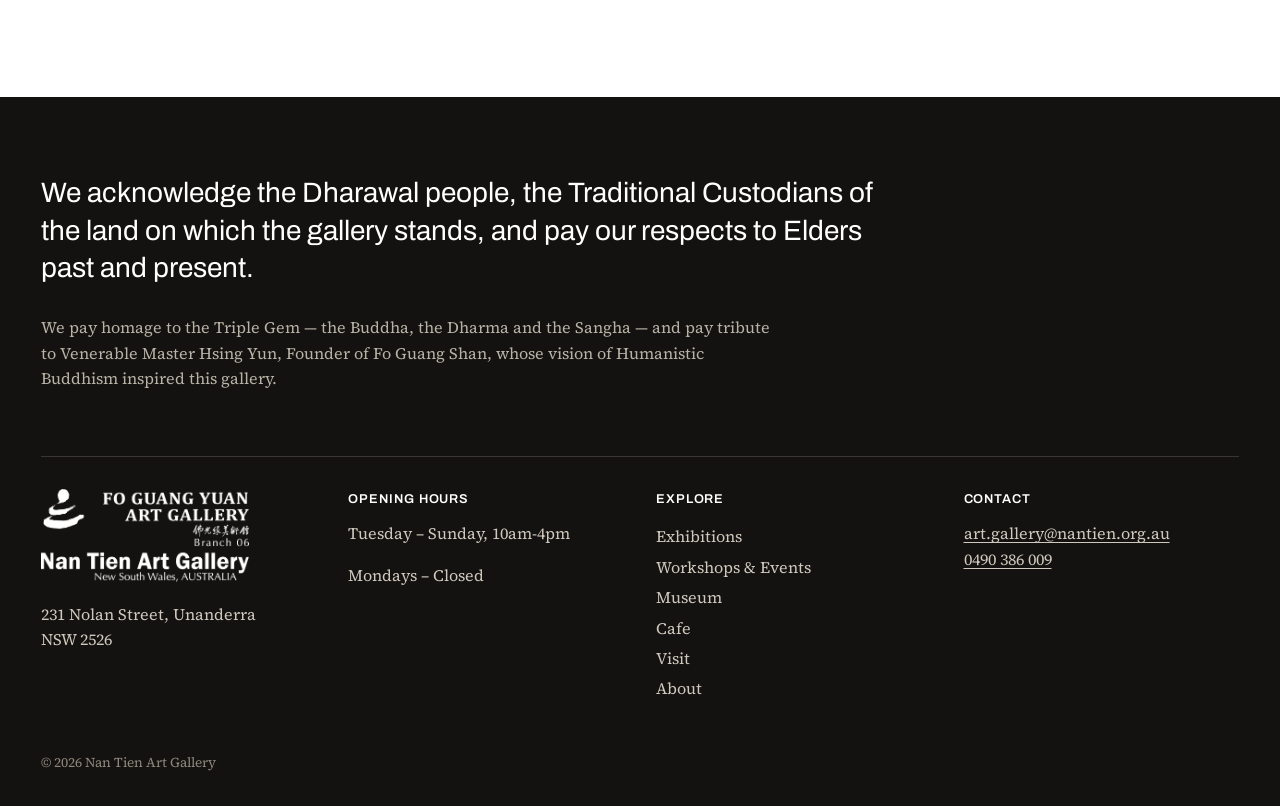
<file: cafe/index.html>
<!DOCTYPE html><html lang="en-AU"><head><meta charset="utf-8"><meta name="viewport" content="width=device-width, initial-scale=1"><meta name="referrer" content="strict-origin-when-cross-origin"><title>Nan Tien Arts Cafe · Nan Tien Art Gallery</title><meta name="description" content="Vegetarian food in a quiet space with a books corner."><link rel="canonical" href="https://www.nantienartgallery.au/cafe/"><link rel="icon" href="/favicon.svg" type="image/svg+xml"><meta property="og:type" content="website"><meta property="og:site_name" content="Nan Tien Art Gallery"><meta property="og:title" content="Nan Tien Arts Cafe"><meta property="og:description" content="Vegetarian food in a quiet space with a books corner."><meta property="og:url" content="https://www.nantienartgallery.au/cafe/"><link rel="stylesheet" href="/_astro/Base.BZ9h8Wfj.css"><style>.art[data-astro-cid-fmbdjmct]{background:var(--bg-alt);position:relative;overflow:hidden}img[data-astro-cid-fmbdjmct],.wash[data-astro-cid-fmbdjmct]{object-fit:cover;width:100%;height:100%}.wash[data-astro-cid-fmbdjmct]{background:radial-gradient(circle at var(--x) var(--y), hsl(var(--h) 28% 22% / .62), transparent 30%), radial-gradient(ellipse at calc(100% - var(--x)) 82%, hsl(var(--h) 25% 35% / .28), transparent 46%), linear-gradient(165deg, hsl(var(--h) 18% 93%), hsl(var(--h) 14% 80%))}
.head[data-astro-cid-krx6ycz4] h1[data-astro-cid-krx6ycz4]{margin:0}.feature{height:min(70vh,680px);min-height:280px}.intro[data-astro-cid-krx6ycz4]{grid-template-columns:minmax(0,2fr) minmax(0,1fr);gap:2rem clamp(2rem,6vw,6rem);padding-block:clamp(2.5rem,5vw,4rem) 0;display:grid}.statement[data-astro-cid-krx6ycz4]{font-family:var(--sans);color:var(--accent);text-wrap:balance;margin:0;font-size:clamp(1.5rem,2.8vw,2.4rem);line-height:1.2}.hours[data-astro-cid-krx6ycz4] p[data-astro-cid-krx6ycz4]{margin-bottom:.2rem}.small[data-astro-cid-krx6ycz4]{margin-top:.75rem;font-size:.95rem}.features[data-astro-cid-krx6ycz4]{grid-template-columns:repeat(3,minmax(0,1fr));gap:2rem clamp(1.5rem,3vw,3rem);display:grid}.feature-item[data-astro-cid-krx6ycz4]{border-top:1px solid var(--ink);padding-top:1.25rem}.menu-page[data-astro-cid-krx6ycz4]{border:1px solid var(--line);cursor:zoom-in;display:block}.menu-page[data-astro-cid-krx6ycz4]+.menu-page[data-astro-cid-krx6ycz4]{margin-top:1.5rem}.photos[data-astro-cid-krx6ycz4]{columns:3 280px;column-gap:1.5rem}.photos[data-astro-cid-krx6ycz4] .art{break-inside:avoid;margin-bottom:1.5rem}@media (width<=760px){.intro[data-astro-cid-krx6ycz4],.features[data-astro-cid-krx6ycz4]{grid-template-columns:1fr}}
</style></head><body><!-- Welcome screen with the Acknowledgement, shown once per visit (needs JavaScript; never blocks the page without it). --><div class="welcome" id="welcome" role="dialog" aria-modal="true" aria-labelledby="welcome-title" hidden><div class="welcome-inner"><img src="/images/mark-white.png" alt="" width="147" height="192" class="welcome-mark"><h2 class="visually-hidden" id="welcome-title">Acknowledgement</h2><p>We acknowledge the Dharawal people, the Traditional Custodians of the land on which the gallery stands, and pay our respects to Elders past and present.</p><p>We pay homage to the Triple Gem — the Buddha, the Dharma and the Sangha — and pay tribute to Venerable Master Hsing Yun, Founder of Fo Guang Shan, whose vision of Humanistic Buddhism inspired this gallery.</p><button type="button" class="welcome-enter">Enter</button></div></div><script>
      (function () {
        var seen = false;
        try { seen = sessionStorage.getItem("welcomeSeen") === "1"; } catch (e) {}
        if (seen) return;
        var el = document.getElementById("welcome");
        el.hidden = false;
        document.documentElement.style.overflow = "hidden";
        var close = function () {
          try { sessionStorage.setItem("welcomeSeen", "1"); } catch (e) {}
          el.hidden = true;
          document.documentElement.style.overflow = "";
          document.removeEventListener("keydown", onKey);
        };
        var onKey = function (event) { if (event.key === "Escape" || event.key === "Enter") close(); };
        el.querySelector(".welcome-enter").addEventListener("click", close);
        document.addEventListener("keydown", onKey);
        el.querySelector(".welcome-enter").focus();
      })();
    </script><a class="skip" href="#main">Skip to content</a><header class="site-header"><div class="wrap bar"><a class="wordmark" href="/" aria-label="Nan Tien Art Gallery, home"><img src="/images/mark.png" alt="" width="147" height="192"><span>Nan Tien Art Gallery</span></a><div class="header-actions"><a class="header-link" href="/visit/">Plan your visit</a><a class="menu-open" href="#site-menu" aria-controls="site-menu" aria-expanded="false">Menu</a></div></div></header><div class="menu" id="site-menu"><div class="wrap bar"><a class="wordmark" href="/"><img src="/images/mark-white.png" alt="" width="147" height="192"><span>Nan Tien Art Gallery</span></a><a class="menu-close" href="#" aria-label="Close menu">Close</a></div><div class="wrap menu-body"><nav aria-label="Main"><ul><li><a href="/exhibitions/">Exhibitions</a></li><li><a href="/workshops/">Workshops &amp; Events</a></li><li><a href="/museum/">Museum</a></li><li><a href="/cafe/" aria-current="page">Cafe</a></li><li><a href="/visit/">Visit</a></li><li><a href="/about/">About</a></li></ul></nav><div class="menu-info"><p class="label">Opening hours</p><p>Tuesday – Sunday, 10am-4pm</p><p>Mondays – Closed</p><p class="label">Find us</p><p>231 Nolan Street, Unanderra NSW 2526</p><p class="label">Admission</p><p>Free entry</p></div></div></div><main id="main"><header class="page-head wrap head" data-astro-cid-krx6ycz4><p class="label accent" data-astro-cid-krx6ycz4>At Nan Tien Art Gallery</p><h1 data-astro-cid-krx6ycz4>Nan Tien Arts Cafe</h1></header><div class="art feature" style="aspect-ratio: auto" data-astro-cid-fmbdjmct><div class="wash" role="img" aria-label="Nan Tien Arts Cafe" style="--h: 8; --x: 34%; --y: 61%" data-astro-cid-fmbdjmct></div></div><section class="wrap intro" data-astro-cid-krx6ycz4><p class="statement" data-astro-cid-krx6ycz4>Take a pause before or after your visit. Nan Tien Arts Cafe serves vegetarian food in a calm, quiet setting, with a books corner where you can sit and read at your own pace.</p><div class="hours" data-astro-cid-krx6ycz4><p class="label" data-astro-cid-krx6ycz4>Open</p><p data-astro-cid-krx6ycz4>Tuesday – Sunday, 10am-4pm</p><p data-astro-cid-krx6ycz4>Mondays – Closed</p><p class="muted small" data-astro-cid-krx6ycz4>Same as the gallery.</p></div></section><section class="section wrap" data-astro-cid-krx6ycz4><div class="features" data-astro-cid-krx6ycz4><div class="feature-item" data-astro-cid-krx6ycz4><h3 data-astro-cid-krx6ycz4>Vegetarian food</h3><p class="muted" data-astro-cid-krx6ycz4>All dishes are 100% vegetarian, with vegan options marked on the menu.</p></div><div class="feature-item" data-astro-cid-krx6ycz4><h3 data-astro-cid-krx6ycz4>A quiet place</h3><p class="muted" data-astro-cid-krx6ycz4>A peaceful room to rest, talk or reflect.</p></div><div class="feature-item" data-astro-cid-krx6ycz4><h3 data-astro-cid-krx6ycz4>Books corner</h3><p class="muted" data-astro-cid-krx6ycz4>Browse and read from our collection of books.</p></div></div></section><section class="section wrap menu-section" id="menu" data-astro-cid-krx6ycz4><div class="section-title" data-astro-cid-krx6ycz4><h2 data-astro-cid-krx6ycz4>Menu</h2></div><a class="menu-page" href="/media/0c6dd68b59c32dc3.webp" aria-label="Open the menu full size" data-astro-cid-krx6ycz4><img src="/media/0c6dd68b59c32dc3.webp" alt="Nan Tien Arts Cafe menu" width="2000" height="1414" loading="lazy" decoding="async" data-astro-cid-krx6ycz4></a><p class="muted small" data-astro-cid-krx6ycz4>Tap the menu to open it full size. Prices and dishes may change.</p></section><section class="section wrap" data-astro-cid-krx6ycz4><div class="section-title" data-astro-cid-krx6ycz4><h2 data-astro-cid-krx6ycz4>Find us</h2></div><p class="lede" data-astro-cid-krx6ycz4>Nan Tien Arts Cafe is at Nan Tien Art Gallery, 231 Nolan Street, Unanderra NSW 2526.</p><a class="button" href="/visit/" data-astro-cid-krx6ycz4>Plan your visit</a></section></main><footer class="site-footer"><div class="wrap"><div class="acknowledgement"><p>We acknowledge the Dharawal people, the Traditional Custodians of the land on which the gallery stands, and pay our respects to Elders past and present.</p><p class="homage">We pay homage to the Triple Gem — the Buddha, the Dharma and the Sangha — and pay tribute to Venerable Master Hsing Yun, Founder of Fo Guang Shan, whose vision of Humanistic Buddhism inspired this gallery.</p></div><div class="footer-grid"><div><img class="footer-logo" src="/images/logo-white.png" alt="Fo Guang Yuan Art Gallery · Branch 06, Nan Tien Art Gallery" width="900" height="401" loading="lazy"><p>231 Nolan Street, Unanderra NSW 2526</p></div><div><p class="label">Opening hours</p><p>Tuesday – Sunday, 10am-4pm</p><p>Mondays – Closed</p></div><div><p class="label">Explore</p><ul class="footer-links"><li><a href="/exhibitions/">Exhibitions</a></li><li><a href="/workshops/">Workshops &amp; Events</a></li><li><a href="/museum/">Museum</a></li><li><a href="/cafe/">Cafe</a></li><li><a href="/visit/">Visit</a></li><li><a href="/about/">About</a></li></ul></div><div><p class="label">Contact</p><p><a href="mailto:art.gallery@nantien.org.au">art.gallery@nantien.org.au</a><br><a href="tel:0490386009">0490 386 009</a></p><p></p></div></div><p class="copyright">© 2026 Nan Tien Art Gallery</p></div></footer><script type="module">var e=new Intl.DateTimeFormat(`en-CA`,{timeZone:`Australia/Sydney`}).format(new Date),t=(t,n)=>t>e?`upcoming`:(n||t)<e?`past`:`current`;for(let e of document.querySelectorAll(`[data-schedule]`)){let n=[...e.querySelectorAll(`[data-group]`)],r=[...e.querySelectorAll(`[data-start]`)];r.sort((e,t)=>e.dataset.start.localeCompare(t.dataset.start));for(let e of r){let r=t(e.dataset.start,e.dataset.end),i=n.find(e=>e.dataset.group.split(` `).includes(r));if(!i){e.remove();continue}let a=e.querySelector(`[data-status-label]`);a&&a.dataset[r]&&(a.textContent=a.dataset[r]);let o=i.querySelector(`[data-items]`);i.dataset.order===`newest`?o.prepend(e):o.append(e)}for(let e of n){let t=e.querySelector(`[data-items]`),n=Number(e.dataset.limit||0);n&&[...t.children].slice(n).forEach(e=>e.remove());let r=t.children.length;e.dataset.hideEmpty!==void 0&&(e.hidden=r===0),e.querySelector(`[data-empty]`)?.toggleAttribute(`hidden`,r>0)}}var n=document.getElementById(`site-menu`),r=document.querySelector(`.menu-open`),i=e=>{n.classList.toggle(`open`,e),r.setAttribute(`aria-expanded`,String(e)),document.body.style.overflow=e?`hidden`:``,e?n.querySelector(`nav a`)?.focus():r.focus()};r.addEventListener(`click`,e=>{e.preventDefault(),i(!0)}),n.querySelector(`.menu-close`).addEventListener(`click`,e=>{e.preventDefault(),i(!1)}),document.addEventListener(`keydown`,e=>{e.key===`Escape`&&n.classList.contains(`open`)&&i(!1)});</script></body></html>
</file>
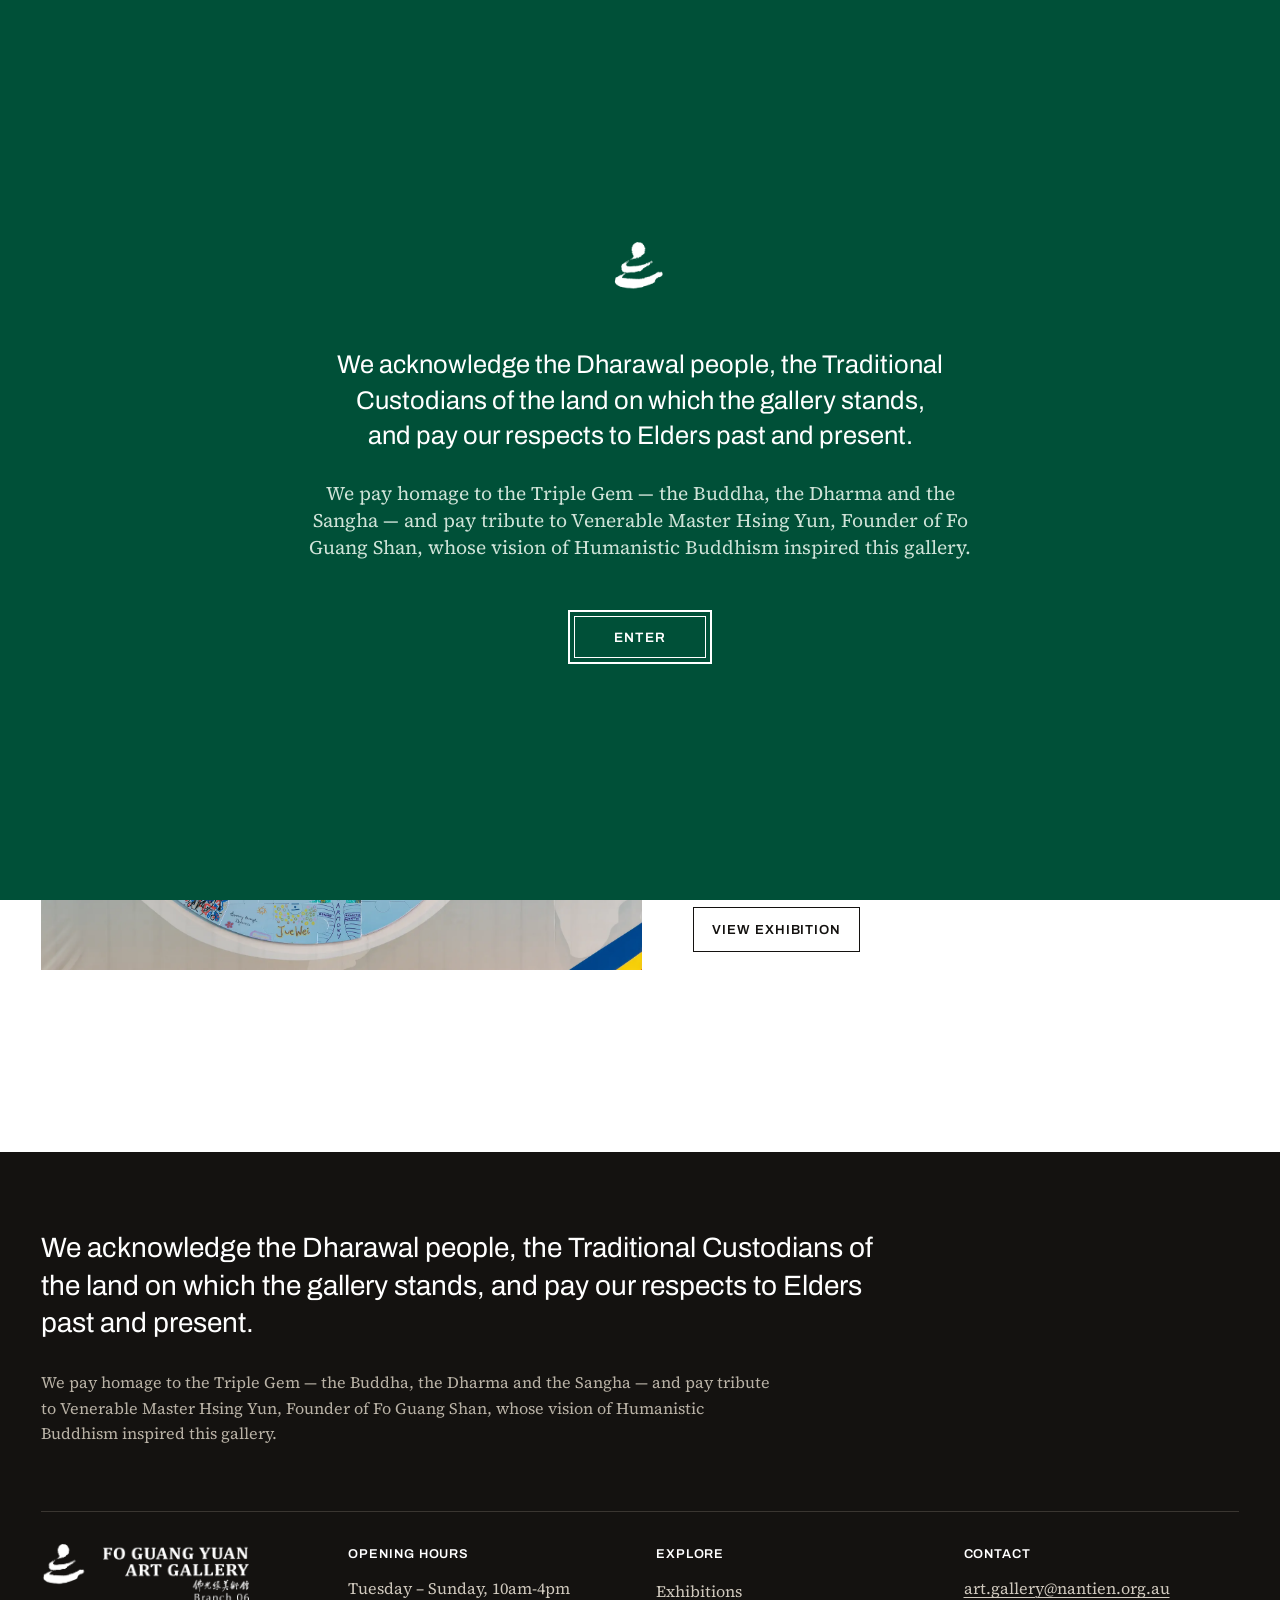
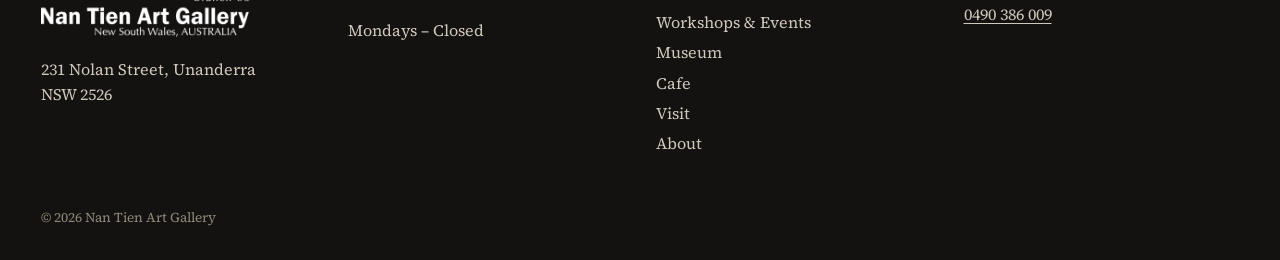
<file: exhibitions/index.html>
<!DOCTYPE html><html lang="en-AU"><head><meta charset="utf-8"><meta name="viewport" content="width=device-width, initial-scale=1"><meta name="referrer" content="strict-origin-when-cross-origin"><title>Exhibitions · Nan Tien Art Gallery</title><meta name="description" content="Current, upcoming and past exhibitions at Nan Tien Art Gallery."><link rel="canonical" href="https://www.nantienartgallery.au/exhibitions/"><link rel="icon" href="/favicon.svg" type="image/svg+xml"><meta property="og:type" content="website"><meta property="og:site_name" content="Nan Tien Art Gallery"><meta property="og:title" content="Exhibitions"><meta property="og:description" content="Current, upcoming and past exhibitions at Nan Tien Art Gallery."><meta property="og:url" content="https://www.nantienartgallery.au/exhibitions/"><link rel="stylesheet" href="/_astro/Base.BZ9h8Wfj.css"><style>.art[data-astro-cid-fmbdjmct]{background:var(--bg-alt);position:relative;overflow:hidden}img[data-astro-cid-fmbdjmct],.wash[data-astro-cid-fmbdjmct]{object-fit:cover;width:100%;height:100%}.wash[data-astro-cid-fmbdjmct]{background:radial-gradient(circle at var(--x) var(--y), hsl(var(--h) 28% 22% / .62), transparent 30%), radial-gradient(ellipse at calc(100% - var(--x)) 82%, hsl(var(--h) 25% 35% / .28), transparent 46%), linear-gradient(165deg, hsl(var(--h) 18% 93%), hsl(var(--h) 14% 80%))}
.row[data-astro-cid-e3dx2lwv]{grid-template-columns:minmax(0,1.1fr) minmax(0,1fr);align-items:center;gap:clamp(1.5rem,4vw,4rem);padding-block:clamp(1.5rem,3vw,2.5rem);display:grid}.image[data-astro-cid-e3dx2lwv] img{transition:transform .7s}.image[data-astro-cid-e3dx2lwv]:hover img{transform:scale(1.02)}h3[data-astro-cid-e3dx2lwv]{margin-bottom:.4em;font-size:clamp(1.8rem,3.4vw,3rem)}h3[data-astro-cid-e3dx2lwv] a[data-astro-cid-e3dx2lwv]{text-decoration:none}.subtitle[data-astro-cid-e3dx2lwv]{color:var(--ink-soft);margin-bottom:.9rem;font-size:1.25rem}.meta[data-astro-cid-e3dx2lwv]{margin-bottom:.3rem}.intro[data-astro-cid-e3dx2lwv]{-webkit-line-clamp:3;-webkit-box-orient:vertical;max-width:34rem;margin-top:1.25rem;display:-webkit-box;overflow:hidden}.button[data-astro-cid-e3dx2lwv]{margin-top:.75rem}@media (width<=760px){.row[data-astro-cid-e3dx2lwv]{grid-template-columns:1fr}}
a[data-astro-cid-w5nsl6tw]{text-decoration:none;display:block}a[data-astro-cid-w5nsl6tw] .art{margin-bottom:1rem}h3[data-astro-cid-w5nsl6tw]{margin-bottom:.4rem;font-size:1.35rem}a[data-astro-cid-w5nsl6tw]:hover h3[data-astro-cid-w5nsl6tw]{color:var(--accent)}.meta[data-astro-cid-w5nsl6tw]{margin-bottom:.15rem;font-size:.85rem}.section[data-astro-cid-ztxsuety]{padding-block:clamp(1.5rem,4vw,3rem)}.rows[data-astro-cid-ztxsuety]>*+*{border-top:1px solid var(--line)}.past[data-astro-cid-ztxsuety]{grid-template-columns:repeat(auto-fill,minmax(min(100%,280px),1fr));gap:2.5rem clamp(1.25rem,2.5vw,2.25rem);display:grid}
</style></head><body><!-- Welcome screen with the Acknowledgement, shown once per visit (needs JavaScript; never blocks the page without it). --><div class="welcome" id="welcome" role="dialog" aria-modal="true" aria-labelledby="welcome-title" hidden><div class="welcome-inner"><img src="/images/mark-white.png" alt="" width="147" height="192" class="welcome-mark"><h2 class="visually-hidden" id="welcome-title">Acknowledgement</h2><p>We acknowledge the Dharawal people, the Traditional Custodians of the land on which the gallery stands, and pay our respects to Elders past and present.</p><p>We pay homage to the Triple Gem — the Buddha, the Dharma and the Sangha — and pay tribute to Venerable Master Hsing Yun, Founder of Fo Guang Shan, whose vision of Humanistic Buddhism inspired this gallery.</p><button type="button" class="welcome-enter">Enter</button></div></div><script>
      (function () {
        var seen = false;
        try { seen = sessionStorage.getItem("welcomeSeen") === "1"; } catch (e) {}
        if (seen) return;
        var el = document.getElementById("welcome");
        el.hidden = false;
        document.documentElement.style.overflow = "hidden";
        var close = function () {
          try { sessionStorage.setItem("welcomeSeen", "1"); } catch (e) {}
          el.hidden = true;
          document.documentElement.style.overflow = "";
          document.removeEventListener("keydown", onKey);
        };
        var onKey = function (event) { if (event.key === "Escape" || event.key === "Enter") close(); };
        el.querySelector(".welcome-enter").addEventListener("click", close);
        document.addEventListener("keydown", onKey);
        el.querySelector(".welcome-enter").focus();
      })();
    </script><a class="skip" href="#main">Skip to content</a><header class="site-header"><div class="wrap bar"><a class="wordmark" href="/" aria-label="Nan Tien Art Gallery, home"><img src="/images/mark.png" alt="" width="147" height="192"><span>Nan Tien Art Gallery</span></a><div class="header-actions"><a class="header-link" href="/visit/">Plan your visit</a><a class="menu-open" href="#site-menu" aria-controls="site-menu" aria-expanded="false">Menu</a></div></div></header><div class="menu" id="site-menu"><div class="wrap bar"><a class="wordmark" href="/"><img src="/images/mark-white.png" alt="" width="147" height="192"><span>Nan Tien Art Gallery</span></a><a class="menu-close" href="#" aria-label="Close menu">Close</a></div><div class="wrap menu-body"><nav aria-label="Main"><ul><li><a href="/exhibitions/" aria-current="page">Exhibitions</a></li><li><a href="/workshops/">Workshops &amp; Events</a></li><li><a href="/museum/">Museum</a></li><li><a href="/cafe/">Cafe</a></li><li><a href="/visit/">Visit</a></li><li><a href="/about/">About</a></li></ul></nav><div class="menu-info"><p class="label">Opening hours</p><p>Tuesday – Sunday, 10am-4pm</p><p>Mondays – Closed</p><p class="label">Find us</p><p>231 Nolan Street, Unanderra NSW 2526</p><p class="label">Admission</p><p>Free entry</p></div></div></div><main id="main"><header class="page-head wrap" data-astro-cid-ztxsuety><h1 data-astro-cid-ztxsuety>Exhibitions</h1></header><div data-schedule data-astro-cid-ztxsuety><section class="section wrap" data-group="current" data-hide-empty data-astro-cid-ztxsuety><div class="section-title" data-astro-cid-ztxsuety><h2 data-astro-cid-ztxsuety>Now showing</h2></div><div class="rows" data-items data-astro-cid-ztxsuety><article class="row" data-start="2026-10-03" data-end="2027-01-24" data-astro-cid-e3dx2lwv><a href="/exhibitions/harmony-peace-coexistence/" class="image" tabindex="-1" aria-hidden="true" data-astro-cid-e3dx2lwv><div class="art" style="aspect-ratio: 4 / 3" data-astro-cid-fmbdjmct><img src="/media/31a55459360fc123.webp" alt loading="eager" decoding="async" data-astro-cid-fmbdjmct></div></a><div class="text" data-astro-cid-e3dx2lwv><p class="label accent" data-status-label data-current="Current exhibition" data-upcoming="Coming soon" data-past="Past exhibition" data-astro-cid-e3dx2lwv>Current exhibition</p><h3 data-astro-cid-e3dx2lwv><a href="/exhibitions/harmony-peace-coexistence/" data-astro-cid-e3dx2lwv>Harmony · Peace · Coexistence</a></h3><p class="subtitle" data-astro-cid-e3dx2lwv>和諧 · 和平 · 共生</p><p class="meta muted" data-astro-cid-e3dx2lwv>3 Oct 2026 – 24 Jan 2027 · Community Engagement Art Project 2026</p><p class="intro" data-astro-cid-e3dx2lwv>Inspired by the teachings of Venerable Master Hsing Yun, this exhibition explores the themes of Harmony, Peace and Coexistence through diverse artistic voices, gathering positive energy, compassion and shared hopes for a more understanding and connected world.</p><a class="button" href="/exhibitions/harmony-peace-coexistence/" data-astro-cid-e3dx2lwv>View exhibition</a></div></article></div></section><section class="section wrap" data-group="upcoming" data-hide-empty hidden data-astro-cid-ztxsuety><div class="section-title" data-astro-cid-ztxsuety><h2 data-astro-cid-ztxsuety>Coming soon</h2></div><div class="rows" data-items data-astro-cid-ztxsuety></div></section><section class="section wrap" data-group="past" data-order="newest" data-hide-empty hidden data-astro-cid-ztxsuety><div class="section-title" data-astro-cid-ztxsuety><h2 data-astro-cid-ztxsuety>Past exhibitions</h2></div><div class="past" data-items data-astro-cid-ztxsuety></div></section></div></main><footer class="site-footer"><div class="wrap"><div class="acknowledgement"><p>We acknowledge the Dharawal people, the Traditional Custodians of the land on which the gallery stands, and pay our respects to Elders past and present.</p><p class="homage">We pay homage to the Triple Gem — the Buddha, the Dharma and the Sangha — and pay tribute to Venerable Master Hsing Yun, Founder of Fo Guang Shan, whose vision of Humanistic Buddhism inspired this gallery.</p></div><div class="footer-grid"><div><img class="footer-logo" src="/images/logo-white.png" alt="Fo Guang Yuan Art Gallery · Branch 06, Nan Tien Art Gallery" width="900" height="401" loading="lazy"><p>231 Nolan Street, Unanderra NSW 2526</p></div><div><p class="label">Opening hours</p><p>Tuesday – Sunday, 10am-4pm</p><p>Mondays – Closed</p></div><div><p class="label">Explore</p><ul class="footer-links"><li><a href="/exhibitions/">Exhibitions</a></li><li><a href="/workshops/">Workshops &amp; Events</a></li><li><a href="/museum/">Museum</a></li><li><a href="/cafe/">Cafe</a></li><li><a href="/visit/">Visit</a></li><li><a href="/about/">About</a></li></ul></div><div><p class="label">Contact</p><p><a href="mailto:art.gallery@nantien.org.au">art.gallery@nantien.org.au</a><br><a href="tel:0490386009">0490 386 009</a></p><p></p></div></div><p class="copyright">© 2026 Nan Tien Art Gallery</p></div></footer><script type="module">var e=new Intl.DateTimeFormat(`en-CA`,{timeZone:`Australia/Sydney`}).format(new Date),t=(t,n)=>t>e?`upcoming`:(n||t)<e?`past`:`current`;for(let e of document.querySelectorAll(`[data-schedule]`)){let n=[...e.querySelectorAll(`[data-group]`)],r=[...e.querySelectorAll(`[data-start]`)];r.sort((e,t)=>e.dataset.start.localeCompare(t.dataset.start));for(let e of r){let r=t(e.dataset.start,e.dataset.end),i=n.find(e=>e.dataset.group.split(` `).includes(r));if(!i){e.remove();continue}let a=e.querySelector(`[data-status-label]`);a&&a.dataset[r]&&(a.textContent=a.dataset[r]);let o=i.querySelector(`[data-items]`);i.dataset.order===`newest`?o.prepend(e):o.append(e)}for(let e of n){let t=e.querySelector(`[data-items]`),n=Number(e.dataset.limit||0);n&&[...t.children].slice(n).forEach(e=>e.remove());let r=t.children.length;e.dataset.hideEmpty!==void 0&&(e.hidden=r===0),e.querySelector(`[data-empty]`)?.toggleAttribute(`hidden`,r>0)}}var n=document.getElementById(`site-menu`),r=document.querySelector(`.menu-open`),i=e=>{n.classList.toggle(`open`,e),r.setAttribute(`aria-expanded`,String(e)),document.body.style.overflow=e?`hidden`:``,e?n.querySelector(`nav a`)?.focus():r.focus()};r.addEventListener(`click`,e=>{e.preventDefault(),i(!0)}),n.querySelector(`.menu-close`).addEventListener(`click`,e=>{e.preventDefault(),i(!1)}),document.addEventListener(`keydown`,e=>{e.key===`Escape`&&n.classList.contains(`open`)&&i(!1)});</script></body></html>
</file>
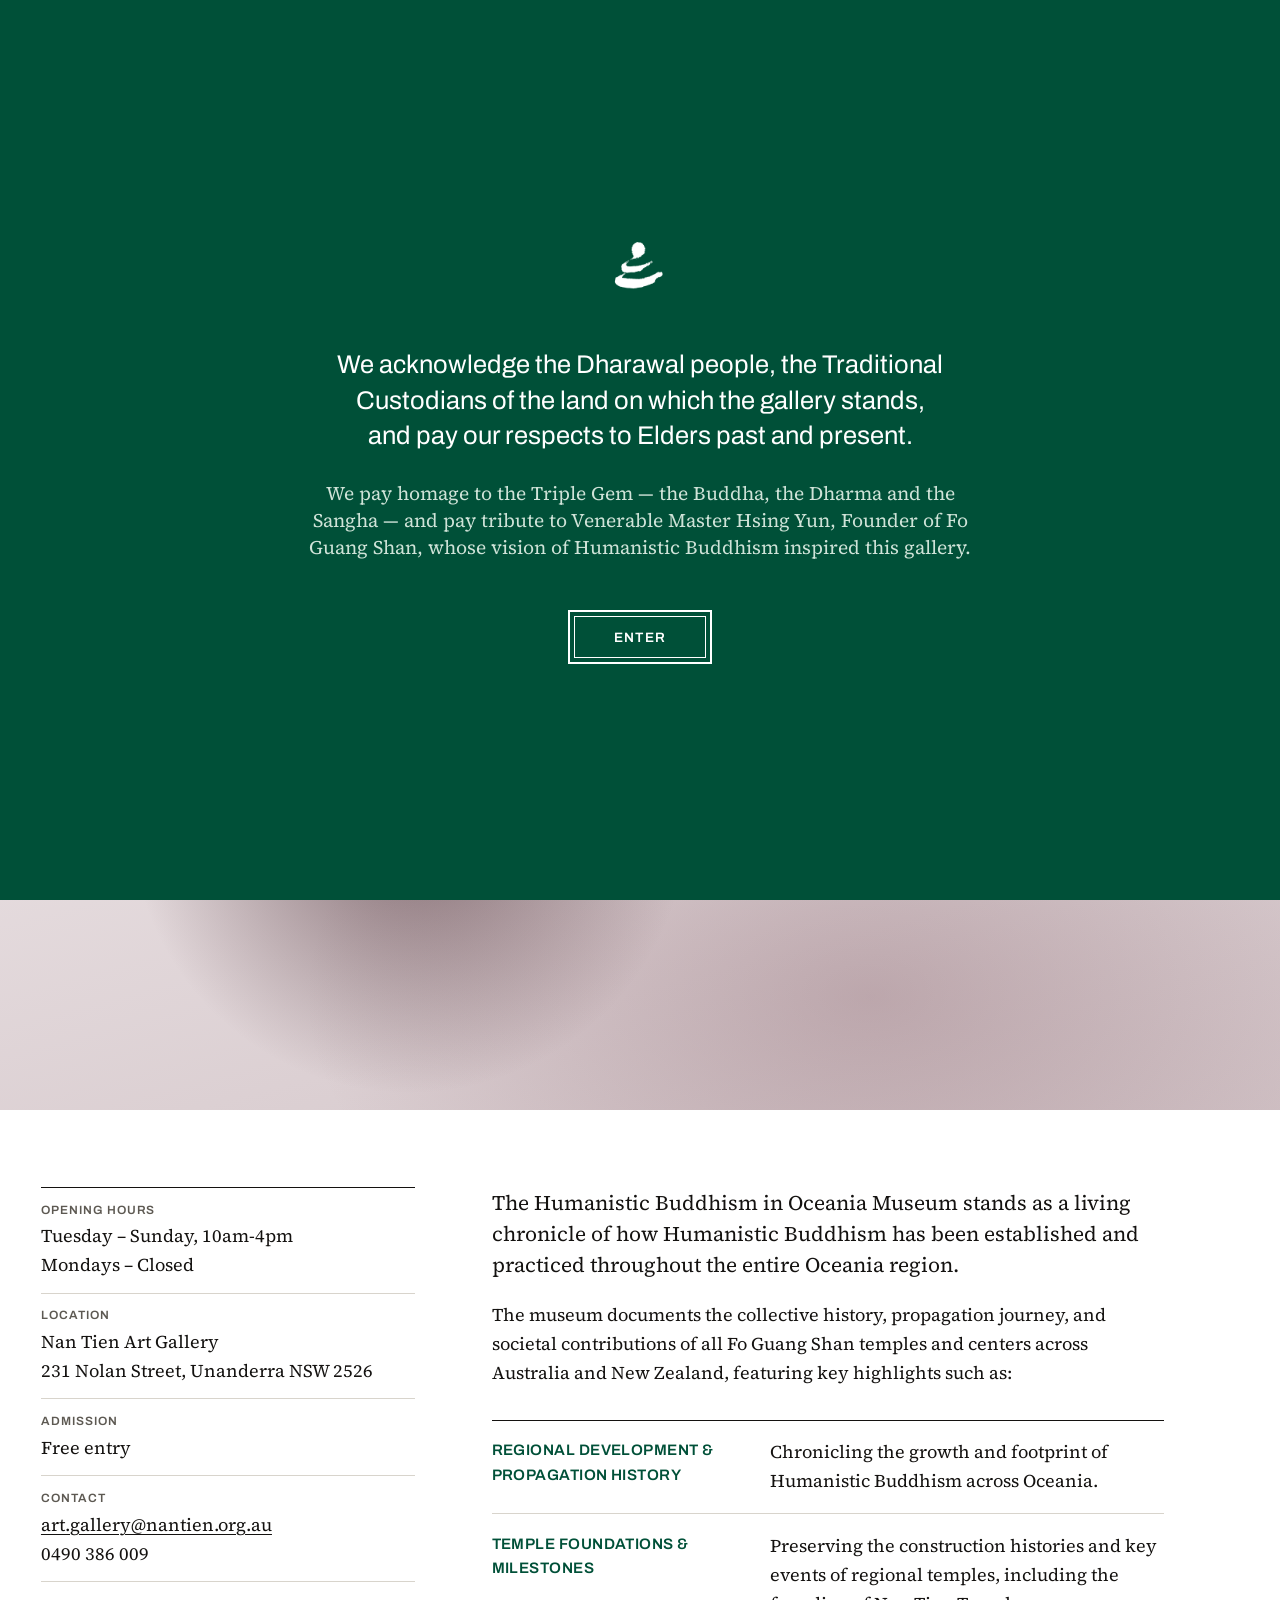
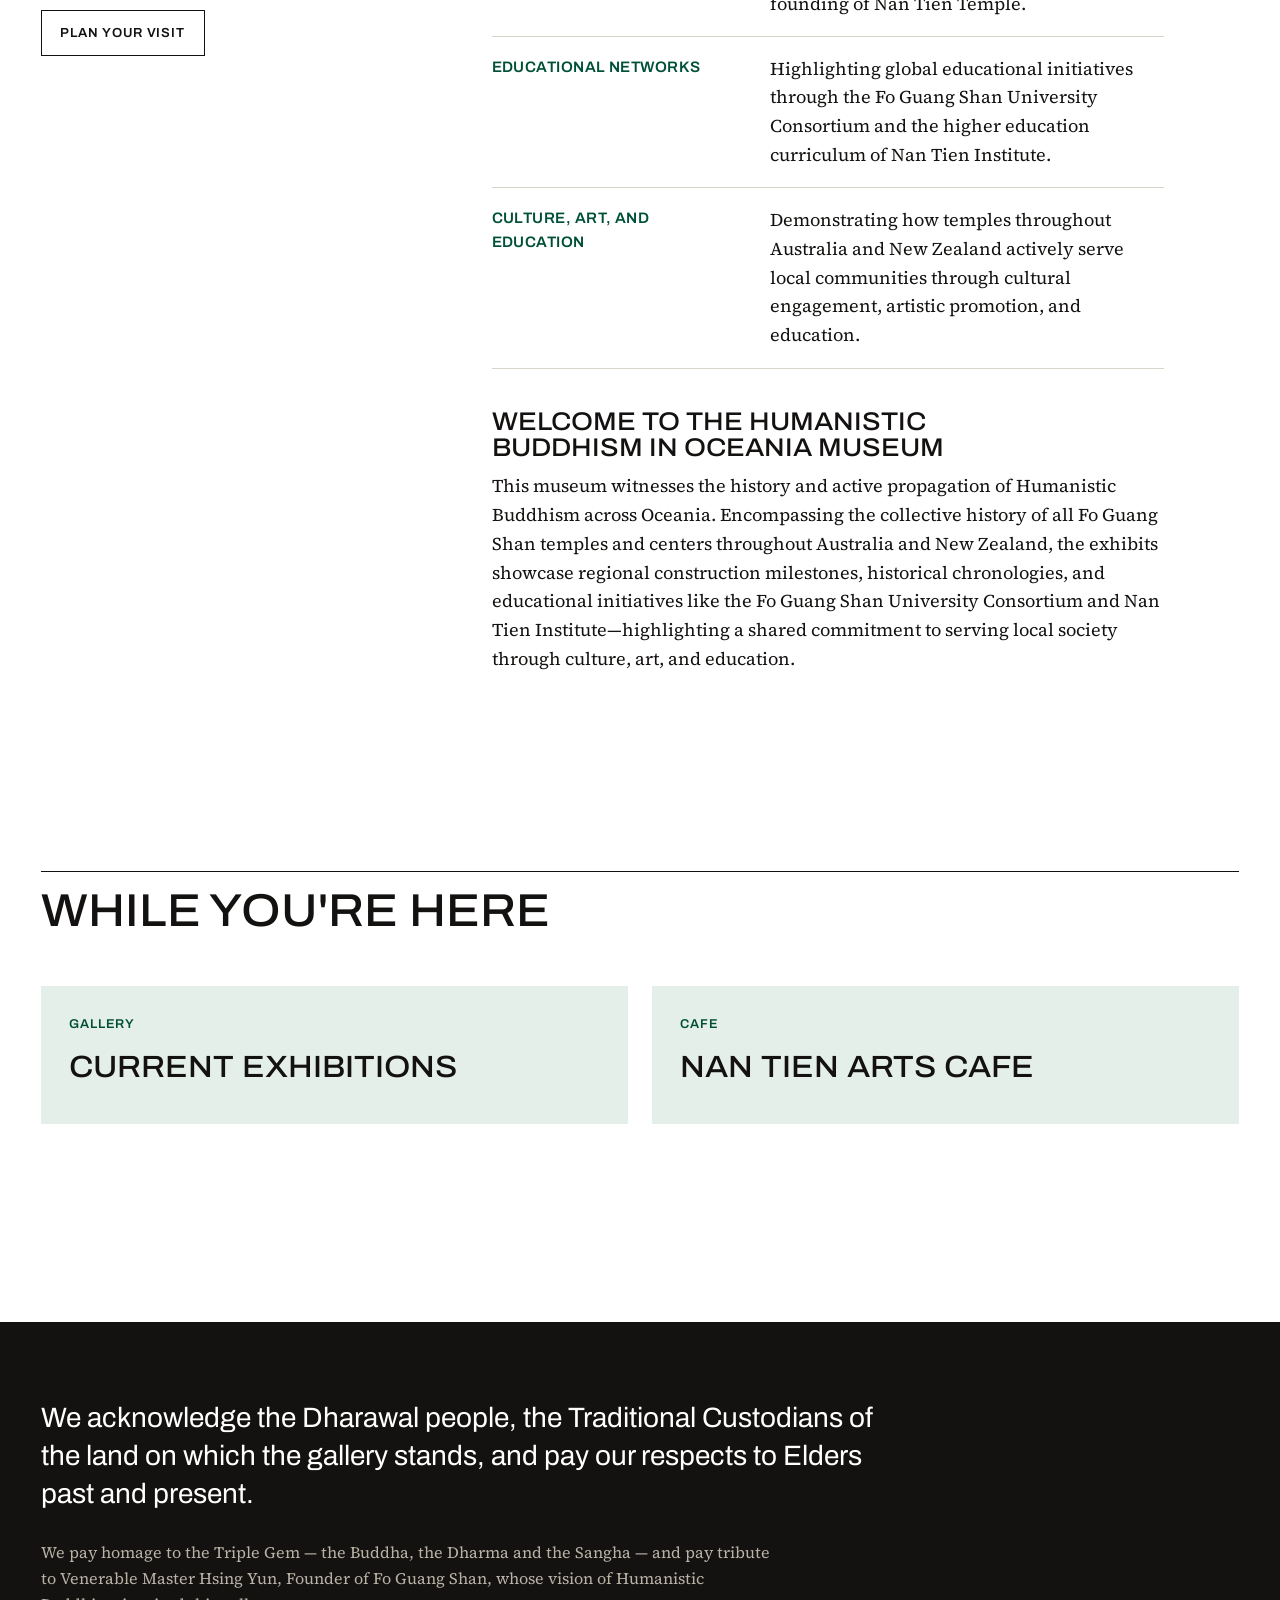
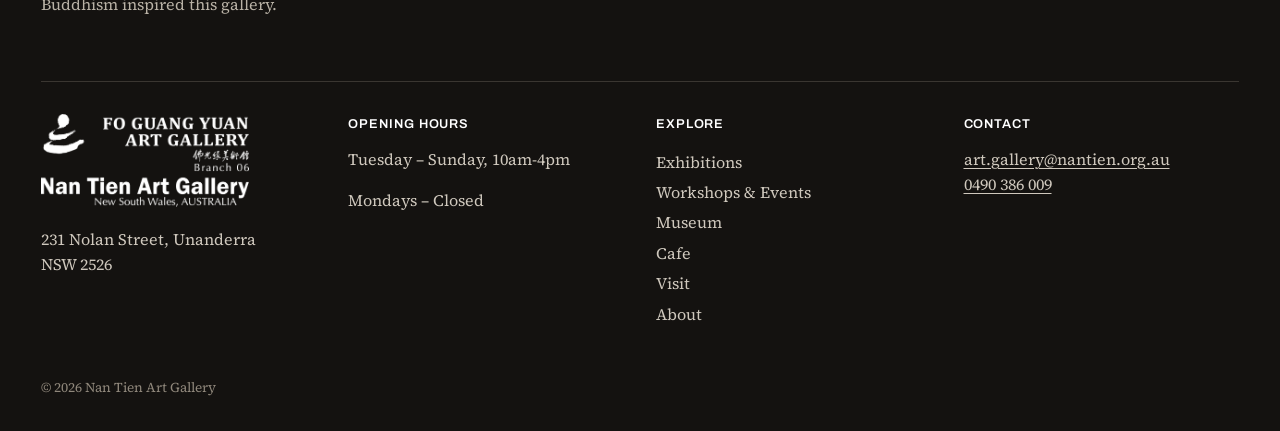
<file: museum/index.html>
<!DOCTYPE html><html lang="en-AU"><head><meta charset="utf-8"><meta name="viewport" content="width=device-width, initial-scale=1"><meta name="referrer" content="strict-origin-when-cross-origin"><title>Humanistic Buddhism in Oceania Museum · Nan Tien Art Gallery</title><meta name="description" content="The Humanistic Buddhism in Oceania Museum stands as a living chronicle of how Humanistic Buddhism has been established and practiced throughout the entire Ocean"><link rel="canonical" href="https://www.nantienartgallery.au/museum/"><link rel="icon" href="/favicon.svg" type="image/svg+xml"><meta property="og:type" content="website"><meta property="og:site_name" content="Nan Tien Art Gallery"><meta property="og:title" content="Humanistic Buddhism in Oceania Museum"><meta property="og:description" content="The Humanistic Buddhism in Oceania Museum stands as a living chronicle of how Humanistic Buddhism has been established and practiced throughout the entire Ocean"><meta property="og:url" content="https://www.nantienartgallery.au/museum/"><link rel="stylesheet" href="/_astro/Base.BZ9h8Wfj.css"><style>.art[data-astro-cid-fmbdjmct]{background:var(--bg-alt);position:relative;overflow:hidden}img[data-astro-cid-fmbdjmct],.wash[data-astro-cid-fmbdjmct]{object-fit:cover;width:100%;height:100%}.wash[data-astro-cid-fmbdjmct]{background:radial-gradient(circle at var(--x) var(--y), hsl(var(--h) 28% 22% / .62), transparent 30%), radial-gradient(ellipse at calc(100% - var(--x)) 82%, hsl(var(--h) 25% 35% / .28), transparent 46%), linear-gradient(165deg, hsl(var(--h) 18% 93%), hsl(var(--h) 14% 80%))}
.blocks[data-astro-cid-d2k72spg]{max-width:42rem}.blocks[data-astro-cid-d2k72spg]>p[data-astro-cid-d2k72spg]:first-child{font-size:1.3rem;line-height:1.5}h3[data-astro-cid-d2k72spg]{margin-top:2.5rem;font-size:clamp(1.3rem,2vw,1.7rem)}.items[data-astro-cid-d2k72spg]{border-top:1px solid var(--ink);margin:2rem 0}.items[data-astro-cid-d2k72spg] div[data-astro-cid-d2k72spg]{border-bottom:1px solid var(--line);grid-template-columns:minmax(0,1fr) minmax(0,1.6fr);gap:.5rem 2rem;padding-block:1.1rem;display:grid}dt[data-astro-cid-d2k72spg]{font-family:var(--sans);text-transform:uppercase;letter-spacing:.03em;color:var(--accent);font-size:.95rem;font-weight:600}dd[data-astro-cid-d2k72spg]{margin:0}@media (width<=640px){.items[data-astro-cid-d2k72spg] div[data-astro-cid-d2k72spg]{grid-template-columns:1fr}}
.head[data-astro-cid-qgnz24xd] h1[data-astro-cid-qgnz24xd]{max-width:18ch;margin:0}.feature{height:min(70vh,680px);min-height:280px}.body[data-astro-cid-qgnz24xd]{grid-template-columns:minmax(0,1fr) minmax(0,2fr);gap:2.5rem clamp(2rem,6vw,6rem);padding-block:clamp(2.5rem,6vw,5rem);display:grid}.facts[data-astro-cid-qgnz24xd]{align-self:start;position:sticky;top:6rem}dl[data-astro-cid-qgnz24xd]{border-top:1px solid var(--ink);margin:0 0 1.75rem}dl[data-astro-cid-qgnz24xd] div[data-astro-cid-qgnz24xd]{border-bottom:1px solid var(--line);padding-block:.8rem}dt[data-astro-cid-qgnz24xd]{font-family:var(--sans);letter-spacing:.08em;text-transform:uppercase;color:var(--ink-soft);font-size:.75rem;font-weight:600}dd[data-astro-cid-qgnz24xd]{margin:.15rem 0 0}.photos[data-astro-cid-qgnz24xd]{columns:3 280px;column-gap:1.5rem}.photos[data-astro-cid-qgnz24xd] .art{break-inside:avoid;margin-bottom:1.5rem}.links[data-astro-cid-qgnz24xd]{grid-template-columns:repeat(auto-fit,minmax(min(100%,300px),1fr));gap:1.5rem;display:grid}.link-card[data-astro-cid-qgnz24xd]{background:var(--accent-pale);gap:.25rem;padding:1.75rem;text-decoration:none;display:grid}.link-card[data-astro-cid-qgnz24xd] .display[data-astro-cid-qgnz24xd]{font-size:clamp(1.4rem,2.4vw,2rem)}.link-card[data-astro-cid-qgnz24xd]:hover{background:var(--accent);color:#fff}.link-card[data-astro-cid-qgnz24xd]:hover .label[data-astro-cid-qgnz24xd]{color:#fff}@media (width<=760px){.body[data-astro-cid-qgnz24xd]{grid-template-columns:1fr}.facts[data-astro-cid-qgnz24xd]{position:static}}
</style></head><body><!-- Welcome screen with the Acknowledgement, shown once per visit (needs JavaScript; never blocks the page without it). --><div class="welcome" id="welcome" role="dialog" aria-modal="true" aria-labelledby="welcome-title" hidden><div class="welcome-inner"><img src="/images/mark-white.png" alt="" width="147" height="192" class="welcome-mark"><h2 class="visually-hidden" id="welcome-title">Acknowledgement</h2><p>We acknowledge the Dharawal people, the Traditional Custodians of the land on which the gallery stands, and pay our respects to Elders past and present.</p><p>We pay homage to the Triple Gem — the Buddha, the Dharma and the Sangha — and pay tribute to Venerable Master Hsing Yun, Founder of Fo Guang Shan, whose vision of Humanistic Buddhism inspired this gallery.</p><button type="button" class="welcome-enter">Enter</button></div></div><script>
      (function () {
        var seen = false;
        try { seen = sessionStorage.getItem("welcomeSeen") === "1"; } catch (e) {}
        if (seen) return;
        var el = document.getElementById("welcome");
        el.hidden = false;
        document.documentElement.style.overflow = "hidden";
        var close = function () {
          try { sessionStorage.setItem("welcomeSeen", "1"); } catch (e) {}
          el.hidden = true;
          document.documentElement.style.overflow = "";
          document.removeEventListener("keydown", onKey);
        };
        var onKey = function (event) { if (event.key === "Escape" || event.key === "Enter") close(); };
        el.querySelector(".welcome-enter").addEventListener("click", close);
        document.addEventListener("keydown", onKey);
        el.querySelector(".welcome-enter").focus();
      })();
    </script><a class="skip" href="#main">Skip to content</a><header class="site-header"><div class="wrap bar"><a class="wordmark" href="/" aria-label="Nan Tien Art Gallery, home"><img src="/images/mark.png" alt="" width="147" height="192"><span>Nan Tien Art Gallery</span></a><div class="header-actions"><a class="header-link" href="/visit/">Plan your visit</a><a class="menu-open" href="#site-menu" aria-controls="site-menu" aria-expanded="false">Menu</a></div></div></header><div class="menu" id="site-menu"><div class="wrap bar"><a class="wordmark" href="/"><img src="/images/mark-white.png" alt="" width="147" height="192"><span>Nan Tien Art Gallery</span></a><a class="menu-close" href="#" aria-label="Close menu">Close</a></div><div class="wrap menu-body"><nav aria-label="Main"><ul><li><a href="/exhibitions/">Exhibitions</a></li><li><a href="/workshops/">Workshops &amp; Events</a></li><li><a href="/museum/" aria-current="page">Museum</a></li><li><a href="/cafe/">Cafe</a></li><li><a href="/visit/">Visit</a></li><li><a href="/about/">About</a></li></ul></nav><div class="menu-info"><p class="label">Opening hours</p><p>Tuesday – Sunday, 10am-4pm</p><p>Mondays – Closed</p><p class="label">Find us</p><p>231 Nolan Street, Unanderra NSW 2526</p><p class="label">Admission</p><p>Free entry</p></div></div></div><main id="main"><header class="page-head wrap head" data-astro-cid-qgnz24xd><p class="label accent" data-astro-cid-qgnz24xd>At Nan Tien Art Gallery</p><h1 data-astro-cid-qgnz24xd>Humanistic Buddhism in Oceania Museum</h1></header><div class="art feature" style="aspect-ratio: auto" data-astro-cid-fmbdjmct><div class="wash" role="img" aria-label="Humanistic Buddhism in Oceania Museum" style="--h: 345; --x: 32%; --y: 53%" data-astro-cid-fmbdjmct></div></div><section class="wrap body" data-astro-cid-qgnz24xd><aside class="facts" data-astro-cid-qgnz24xd><dl data-astro-cid-qgnz24xd><div data-astro-cid-qgnz24xd><dt data-astro-cid-qgnz24xd>Opening hours</dt><dd data-astro-cid-qgnz24xd>Tuesday – Sunday, 10am-4pm<br data-astro-cid-qgnz24xd>Mondays – Closed<br data-astro-cid-qgnz24xd></dd></div><div data-astro-cid-qgnz24xd><dt data-astro-cid-qgnz24xd>Location</dt><dd data-astro-cid-qgnz24xd>Nan Tien Art Gallery<br data-astro-cid-qgnz24xd>231 Nolan Street, Unanderra NSW 2526</dd></div><div data-astro-cid-qgnz24xd><dt data-astro-cid-qgnz24xd>Admission</dt><dd data-astro-cid-qgnz24xd>Free entry</dd></div><div data-astro-cid-qgnz24xd><dt data-astro-cid-qgnz24xd>Contact</dt><dd data-astro-cid-qgnz24xd><a href="mailto:art.gallery@nantien.org.au" data-astro-cid-qgnz24xd>art.gallery@nantien.org.au</a><br data-astro-cid-qgnz24xd>0490 386 009</dd></div></dl><a class="button" href="/visit/" data-astro-cid-qgnz24xd>Plan your visit</a></aside><div class="blocks" data-astro-cid-d2k72spg><p data-astro-cid-d2k72spg>The Humanistic Buddhism in Oceania Museum stands as a living chronicle of how Humanistic Buddhism has been established and practiced throughout the entire Oceania region.</p><p data-astro-cid-d2k72spg>The museum documents the collective history, propagation journey, and societal contributions of all Fo Guang Shan temples and centers across Australia and New Zealand, featuring key highlights such as:</p><dl class="items" data-astro-cid-d2k72spg><div data-astro-cid-d2k72spg><dt data-astro-cid-d2k72spg>Regional Development &amp; Propagation History</dt><dd data-astro-cid-d2k72spg>Chronicling the growth and footprint of Humanistic Buddhism across Oceania.</dd></div><div data-astro-cid-d2k72spg><dt data-astro-cid-d2k72spg>Temple Foundations &amp; Milestones</dt><dd data-astro-cid-d2k72spg>Preserving the construction histories and key events of regional temples, including the founding of Nan Tien Temple.</dd></div><div data-astro-cid-d2k72spg><dt data-astro-cid-d2k72spg>Educational Networks</dt><dd data-astro-cid-d2k72spg>Highlighting global educational initiatives through the Fo Guang Shan University Consortium and the higher education curriculum of Nan Tien Institute.</dd></div><div data-astro-cid-d2k72spg><dt data-astro-cid-d2k72spg>Culture, Art, and Education</dt><dd data-astro-cid-d2k72spg>Demonstrating how temples throughout Australia and New Zealand actively serve local communities through cultural engagement, artistic promotion, and education.</dd></div></dl><h3 data-astro-cid-d2k72spg>Welcome to the Humanistic Buddhism in Oceania Museum</h3><p data-astro-cid-d2k72spg>This museum witnesses the history and active propagation of Humanistic Buddhism across Oceania. Encompassing the collective history of all Fo Guang Shan temples and centers throughout Australia and New Zealand, the exhibits showcase regional construction milestones, historical chronologies, and educational initiatives like the Fo Guang Shan University Consortium and Nan Tien Institute—highlighting a shared commitment to serving local society through culture, art, and education.</p></div></section><section class="section wrap" data-astro-cid-qgnz24xd><div class="section-title" data-astro-cid-qgnz24xd><h2 data-astro-cid-qgnz24xd>While you're here</h2></div><div class="links" data-astro-cid-qgnz24xd><a href="/exhibitions/" class="link-card" data-astro-cid-qgnz24xd><span class="label accent" data-astro-cid-qgnz24xd>Gallery</span><span class="display" data-astro-cid-qgnz24xd>Current exhibitions</span></a><a href="/cafe/" class="link-card" data-astro-cid-qgnz24xd><span class="label accent" data-astro-cid-qgnz24xd>Cafe</span><span class="display" data-astro-cid-qgnz24xd>Nan Tien Arts Cafe</span></a></div></section></main><footer class="site-footer"><div class="wrap"><div class="acknowledgement"><p>We acknowledge the Dharawal people, the Traditional Custodians of the land on which the gallery stands, and pay our respects to Elders past and present.</p><p class="homage">We pay homage to the Triple Gem — the Buddha, the Dharma and the Sangha — and pay tribute to Venerable Master Hsing Yun, Founder of Fo Guang Shan, whose vision of Humanistic Buddhism inspired this gallery.</p></div><div class="footer-grid"><div><img class="footer-logo" src="/images/logo-white.png" alt="Fo Guang Yuan Art Gallery · Branch 06, Nan Tien Art Gallery" width="900" height="401" loading="lazy"><p>231 Nolan Street, Unanderra NSW 2526</p></div><div><p class="label">Opening hours</p><p>Tuesday – Sunday, 10am-4pm</p><p>Mondays – Closed</p></div><div><p class="label">Explore</p><ul class="footer-links"><li><a href="/exhibitions/">Exhibitions</a></li><li><a href="/workshops/">Workshops &amp; Events</a></li><li><a href="/museum/">Museum</a></li><li><a href="/cafe/">Cafe</a></li><li><a href="/visit/">Visit</a></li><li><a href="/about/">About</a></li></ul></div><div><p class="label">Contact</p><p><a href="mailto:art.gallery@nantien.org.au">art.gallery@nantien.org.au</a><br><a href="tel:0490386009">0490 386 009</a></p><p></p></div></div><p class="copyright">© 2026 Nan Tien Art Gallery</p></div></footer><script type="module">var e=new Intl.DateTimeFormat(`en-CA`,{timeZone:`Australia/Sydney`}).format(new Date),t=(t,n)=>t>e?`upcoming`:(n||t)<e?`past`:`current`;for(let e of document.querySelectorAll(`[data-schedule]`)){let n=[...e.querySelectorAll(`[data-group]`)],r=[...e.querySelectorAll(`[data-start]`)];r.sort((e,t)=>e.dataset.start.localeCompare(t.dataset.start));for(let e of r){let r=t(e.dataset.start,e.dataset.end),i=n.find(e=>e.dataset.group.split(` `).includes(r));if(!i){e.remove();continue}let a=e.querySelector(`[data-status-label]`);a&&a.dataset[r]&&(a.textContent=a.dataset[r]);let o=i.querySelector(`[data-items]`);i.dataset.order===`newest`?o.prepend(e):o.append(e)}for(let e of n){let t=e.querySelector(`[data-items]`),n=Number(e.dataset.limit||0);n&&[...t.children].slice(n).forEach(e=>e.remove());let r=t.children.length;e.dataset.hideEmpty!==void 0&&(e.hidden=r===0),e.querySelector(`[data-empty]`)?.toggleAttribute(`hidden`,r>0)}}var n=document.getElementById(`site-menu`),r=document.querySelector(`.menu-open`),i=e=>{n.classList.toggle(`open`,e),r.setAttribute(`aria-expanded`,String(e)),document.body.style.overflow=e?`hidden`:``,e?n.querySelector(`nav a`)?.focus():r.focus()};r.addEventListener(`click`,e=>{e.preventDefault(),i(!0)}),n.querySelector(`.menu-close`).addEventListener(`click`,e=>{e.preventDefault(),i(!1)}),document.addEventListener(`keydown`,e=>{e.key===`Escape`&&n.classList.contains(`open`)&&i(!1)});</script></body></html>
</file>
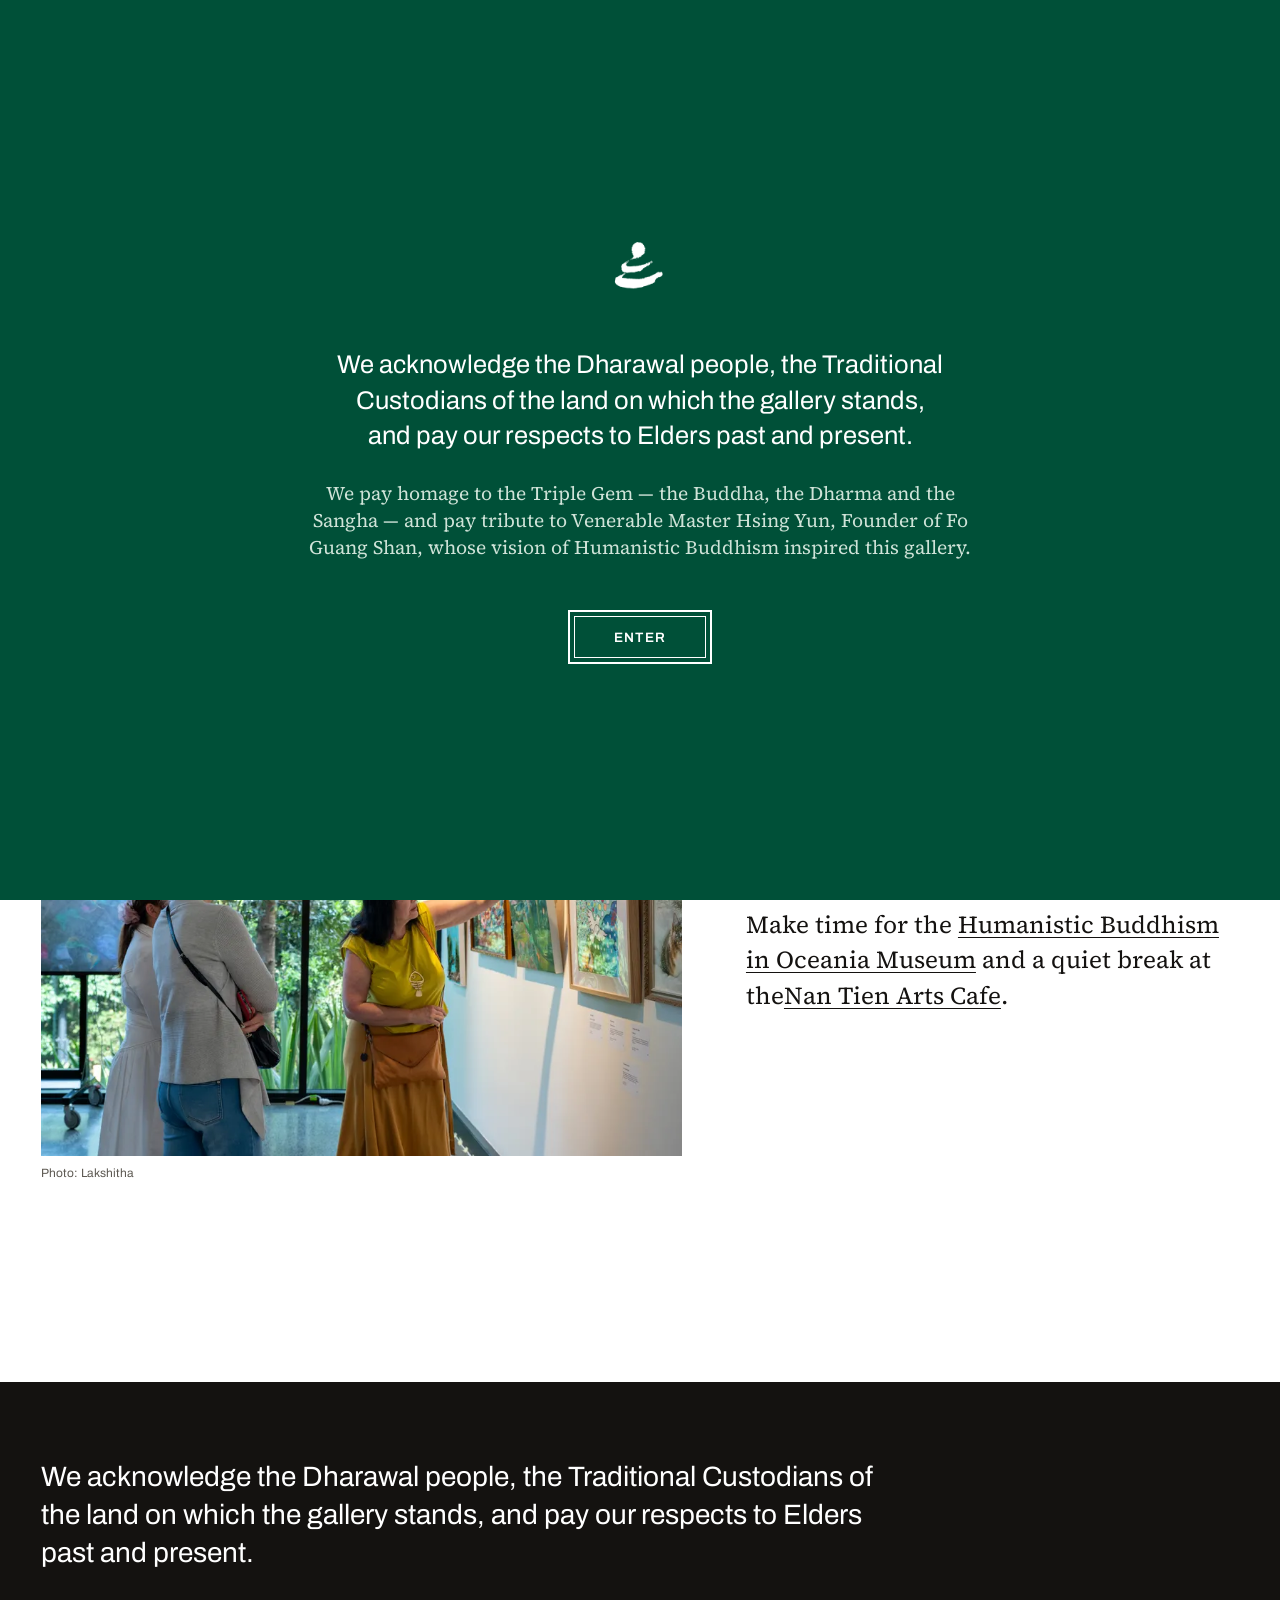
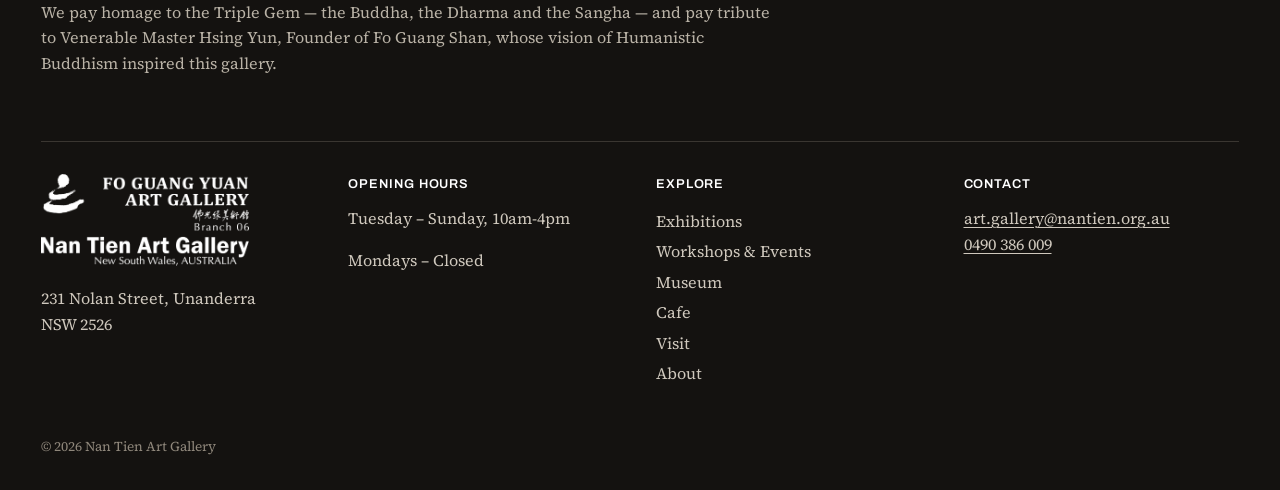
<file: visit/index.html>
<!DOCTYPE html><html lang="en-AU"><head><meta charset="utf-8"><meta name="viewport" content="width=device-width, initial-scale=1"><meta name="referrer" content="strict-origin-when-cross-origin"><title>Visit · Nan Tien Art Gallery</title><meta name="description" content="Opening hours, address and contact details for Nan Tien Art Gallery."><link rel="canonical" href="https://www.nantienartgallery.au/visit/"><link rel="icon" href="/favicon.svg" type="image/svg+xml"><meta property="og:type" content="website"><meta property="og:site_name" content="Nan Tien Art Gallery"><meta property="og:title" content="Visit"><meta property="og:description" content="Opening hours, address and contact details for Nan Tien Art Gallery."><meta property="og:url" content="https://www.nantienartgallery.au/visit/"><link rel="stylesheet" href="/_astro/Base.BZ9h8Wfj.css"><style>.art[data-astro-cid-fmbdjmct]{background:var(--bg-alt);position:relative;overflow:hidden}img[data-astro-cid-fmbdjmct],.wash[data-astro-cid-fmbdjmct]{object-fit:cover;width:100%;height:100%}.wash[data-astro-cid-fmbdjmct]{background:radial-gradient(circle at var(--x) var(--y), hsl(var(--h) 28% 22% / .62), transparent 30%), radial-gradient(ellipse at calc(100% - var(--x)) 82%, hsl(var(--h) 25% 35% / .28), transparent 46%), linear-gradient(165deg, hsl(var(--h) 18% 93%), hsl(var(--h) 14% 80%))}
.statement[data-astro-cid-do4hvr6q]{font-family:var(--sans);color:var(--accent)}.info[data-astro-cid-do4hvr6q]{border-top:1px solid var(--ink);grid-template-columns:repeat(auto-fit,minmax(min(100%,280px),1fr));gap:3rem clamp(2rem,4vw,4rem);padding-top:1.25rem;display:grid}.hours[data-astro-cid-do4hvr6q]{margin:0 0 1rem;padding:0;list-style:none}.hours[data-astro-cid-do4hvr6q] li[data-astro-cid-do4hvr6q]{border-bottom:1px solid var(--line);padding:.7rem 0}.address[data-astro-cid-do4hvr6q]{font-size:1.35rem;line-height:1.45}.also[data-astro-cid-do4hvr6q]{grid-template-columns:minmax(0,1.3fr) minmax(0,1fr);align-items:center;gap:2rem clamp(2rem,5vw,5rem);display:grid}figure[data-astro-cid-do4hvr6q]{margin:0}figcaption[data-astro-cid-do4hvr6q]{font-family:var(--sans);color:var(--ink-soft);padding-top:.5rem;font-size:.75rem}@media (width<=760px){.also[data-astro-cid-do4hvr6q]{grid-template-columns:1fr}}
</style></head><body><!-- Welcome screen with the Acknowledgement, shown once per visit (needs JavaScript; never blocks the page without it). --><div class="welcome" id="welcome" role="dialog" aria-modal="true" aria-labelledby="welcome-title" hidden><div class="welcome-inner"><img src="/images/mark-white.png" alt="" width="147" height="192" class="welcome-mark"><h2 class="visually-hidden" id="welcome-title">Acknowledgement</h2><p>We acknowledge the Dharawal people, the Traditional Custodians of the land on which the gallery stands, and pay our respects to Elders past and present.</p><p>We pay homage to the Triple Gem — the Buddha, the Dharma and the Sangha — and pay tribute to Venerable Master Hsing Yun, Founder of Fo Guang Shan, whose vision of Humanistic Buddhism inspired this gallery.</p><button type="button" class="welcome-enter">Enter</button></div></div><script>
      (function () {
        var seen = false;
        try { seen = sessionStorage.getItem("welcomeSeen") === "1"; } catch (e) {}
        if (seen) return;
        var el = document.getElementById("welcome");
        el.hidden = false;
        document.documentElement.style.overflow = "hidden";
        var close = function () {
          try { sessionStorage.setItem("welcomeSeen", "1"); } catch (e) {}
          el.hidden = true;
          document.documentElement.style.overflow = "";
          document.removeEventListener("keydown", onKey);
        };
        var onKey = function (event) { if (event.key === "Escape" || event.key === "Enter") close(); };
        el.querySelector(".welcome-enter").addEventListener("click", close);
        document.addEventListener("keydown", onKey);
        el.querySelector(".welcome-enter").focus();
      })();
    </script><a class="skip" href="#main">Skip to content</a><header class="site-header"><div class="wrap bar"><a class="wordmark" href="/" aria-label="Nan Tien Art Gallery, home"><img src="/images/mark.png" alt="" width="147" height="192"><span>Nan Tien Art Gallery</span></a><div class="header-actions"><a class="header-link" href="/visit/">Plan your visit</a><a class="menu-open" href="#site-menu" aria-controls="site-menu" aria-expanded="false">Menu</a></div></div></header><div class="menu" id="site-menu"><div class="wrap bar"><a class="wordmark" href="/"><img src="/images/mark-white.png" alt="" width="147" height="192"><span>Nan Tien Art Gallery</span></a><a class="menu-close" href="#" aria-label="Close menu">Close</a></div><div class="wrap menu-body"><nav aria-label="Main"><ul><li><a href="/exhibitions/">Exhibitions</a></li><li><a href="/workshops/">Workshops &amp; Events</a></li><li><a href="/museum/">Museum</a></li><li><a href="/cafe/">Cafe</a></li><li><a href="/visit/" aria-current="page">Visit</a></li><li><a href="/about/">About</a></li></ul></nav><div class="menu-info"><p class="label">Opening hours</p><p>Tuesday – Sunday, 10am-4pm</p><p>Mondays – Closed</p><p class="label">Find us</p><p>231 Nolan Street, Unanderra NSW 2526</p><p class="label">Admission</p><p>Free entry</p></div></div></div><main id="main"><header class="page-head wrap" data-astro-cid-do4hvr6q><h1 data-astro-cid-do4hvr6q>Visit</h1><p class="lede statement" data-astro-cid-do4hvr6q>Free entry. Everyone is welcome.</p></header><section class="wrap info" data-astro-cid-do4hvr6q><div data-astro-cid-do4hvr6q><p class="label" data-astro-cid-do4hvr6q>Opening hours</p><ul class="hours" data-astro-cid-do4hvr6q><li data-astro-cid-do4hvr6q>Tuesday – Sunday, 10am-4pm</li><li data-astro-cid-do4hvr6q>Mondays – Closed</li></ul><p class="muted" data-astro-cid-do4hvr6q>The museum and cafe are open the same hours.</p></div><div data-astro-cid-do4hvr6q><p class="label" data-astro-cid-do4hvr6q>Getting here</p><p class="address" data-astro-cid-do4hvr6q>231 Nolan Street, Unanderra NSW 2526</p><a class="button" href="https://www.google.com/maps/search/?api=1&amp;query=Nan%20Tien%20Art%20Gallery%2C%20231%20Nolan%20Street%2C%20Unanderra%20NSW%202526" rel="noopener" data-astro-cid-do4hvr6q>Open in Google Maps</a></div><div data-astro-cid-do4hvr6q><p class="label" data-astro-cid-do4hvr6q>Contact</p><p data-astro-cid-do4hvr6q><a href="mailto:art.gallery@nantien.org.au" data-astro-cid-do4hvr6q>art.gallery@nantien.org.au</a><br data-astro-cid-do4hvr6q><a href="tel:0490386009" data-astro-cid-do4hvr6q>0490 386 009</a></p><p class="muted" data-astro-cid-do4hvr6q>For group visits, school programs or accessibility questions, please get in touch before you come and we'll help you plan.</p></div></section><section class="section wrap also" data-astro-cid-do4hvr6q><figure data-astro-cid-do4hvr6q><div class="art" style="aspect-ratio: 3 / 2" data-astro-cid-fmbdjmct><img src="/media/dc799326a2a17f99-sm.webp" alt="Visitors at Nan Tien Art Gallery" loading="lazy" decoding="async" data-astro-cid-fmbdjmct></div><figcaption data-astro-cid-do4hvr6q>Photo: Lakshitha</figcaption></figure><div data-astro-cid-do4hvr6q><p class="label accent" data-astro-cid-do4hvr6q>Also here</p><p class="lede" data-astro-cid-do4hvr6q>Make time for the <a href="/museum/" data-astro-cid-do4hvr6q>Humanistic Buddhism in Oceania Museum</a> and a quiet break at the<a href="/cafe/" data-astro-cid-do4hvr6q>Nan Tien Arts Cafe</a>.</p></div></section></main><footer class="site-footer"><div class="wrap"><div class="acknowledgement"><p>We acknowledge the Dharawal people, the Traditional Custodians of the land on which the gallery stands, and pay our respects to Elders past and present.</p><p class="homage">We pay homage to the Triple Gem — the Buddha, the Dharma and the Sangha — and pay tribute to Venerable Master Hsing Yun, Founder of Fo Guang Shan, whose vision of Humanistic Buddhism inspired this gallery.</p></div><div class="footer-grid"><div><img class="footer-logo" src="/images/logo-white.png" alt="Fo Guang Yuan Art Gallery · Branch 06, Nan Tien Art Gallery" width="900" height="401" loading="lazy"><p>231 Nolan Street, Unanderra NSW 2526</p></div><div><p class="label">Opening hours</p><p>Tuesday – Sunday, 10am-4pm</p><p>Mondays – Closed</p></div><div><p class="label">Explore</p><ul class="footer-links"><li><a href="/exhibitions/">Exhibitions</a></li><li><a href="/workshops/">Workshops &amp; Events</a></li><li><a href="/museum/">Museum</a></li><li><a href="/cafe/">Cafe</a></li><li><a href="/visit/">Visit</a></li><li><a href="/about/">About</a></li></ul></div><div><p class="label">Contact</p><p><a href="mailto:art.gallery@nantien.org.au">art.gallery@nantien.org.au</a><br><a href="tel:0490386009">0490 386 009</a></p><p></p></div></div><p class="copyright">© 2026 Nan Tien Art Gallery</p></div></footer><script type="module">var e=new Intl.DateTimeFormat(`en-CA`,{timeZone:`Australia/Sydney`}).format(new Date),t=(t,n)=>t>e?`upcoming`:(n||t)<e?`past`:`current`;for(let e of document.querySelectorAll(`[data-schedule]`)){let n=[...e.querySelectorAll(`[data-group]`)],r=[...e.querySelectorAll(`[data-start]`)];r.sort((e,t)=>e.dataset.start.localeCompare(t.dataset.start));for(let e of r){let r=t(e.dataset.start,e.dataset.end),i=n.find(e=>e.dataset.group.split(` `).includes(r));if(!i){e.remove();continue}let a=e.querySelector(`[data-status-label]`);a&&a.dataset[r]&&(a.textContent=a.dataset[r]);let o=i.querySelector(`[data-items]`);i.dataset.order===`newest`?o.prepend(e):o.append(e)}for(let e of n){let t=e.querySelector(`[data-items]`),n=Number(e.dataset.limit||0);n&&[...t.children].slice(n).forEach(e=>e.remove());let r=t.children.length;e.dataset.hideEmpty!==void 0&&(e.hidden=r===0),e.querySelector(`[data-empty]`)?.toggleAttribute(`hidden`,r>0)}}var n=document.getElementById(`site-menu`),r=document.querySelector(`.menu-open`),i=e=>{n.classList.toggle(`open`,e),r.setAttribute(`aria-expanded`,String(e)),document.body.style.overflow=e?`hidden`:``,e?n.querySelector(`nav a`)?.focus():r.focus()};r.addEventListener(`click`,e=>{e.preventDefault(),i(!0)}),n.querySelector(`.menu-close`).addEventListener(`click`,e=>{e.preventDefault(),i(!1)}),document.addEventListener(`keydown`,e=>{e.key===`Escape`&&n.classList.contains(`open`)&&i(!1)});</script></body></html>
</file>
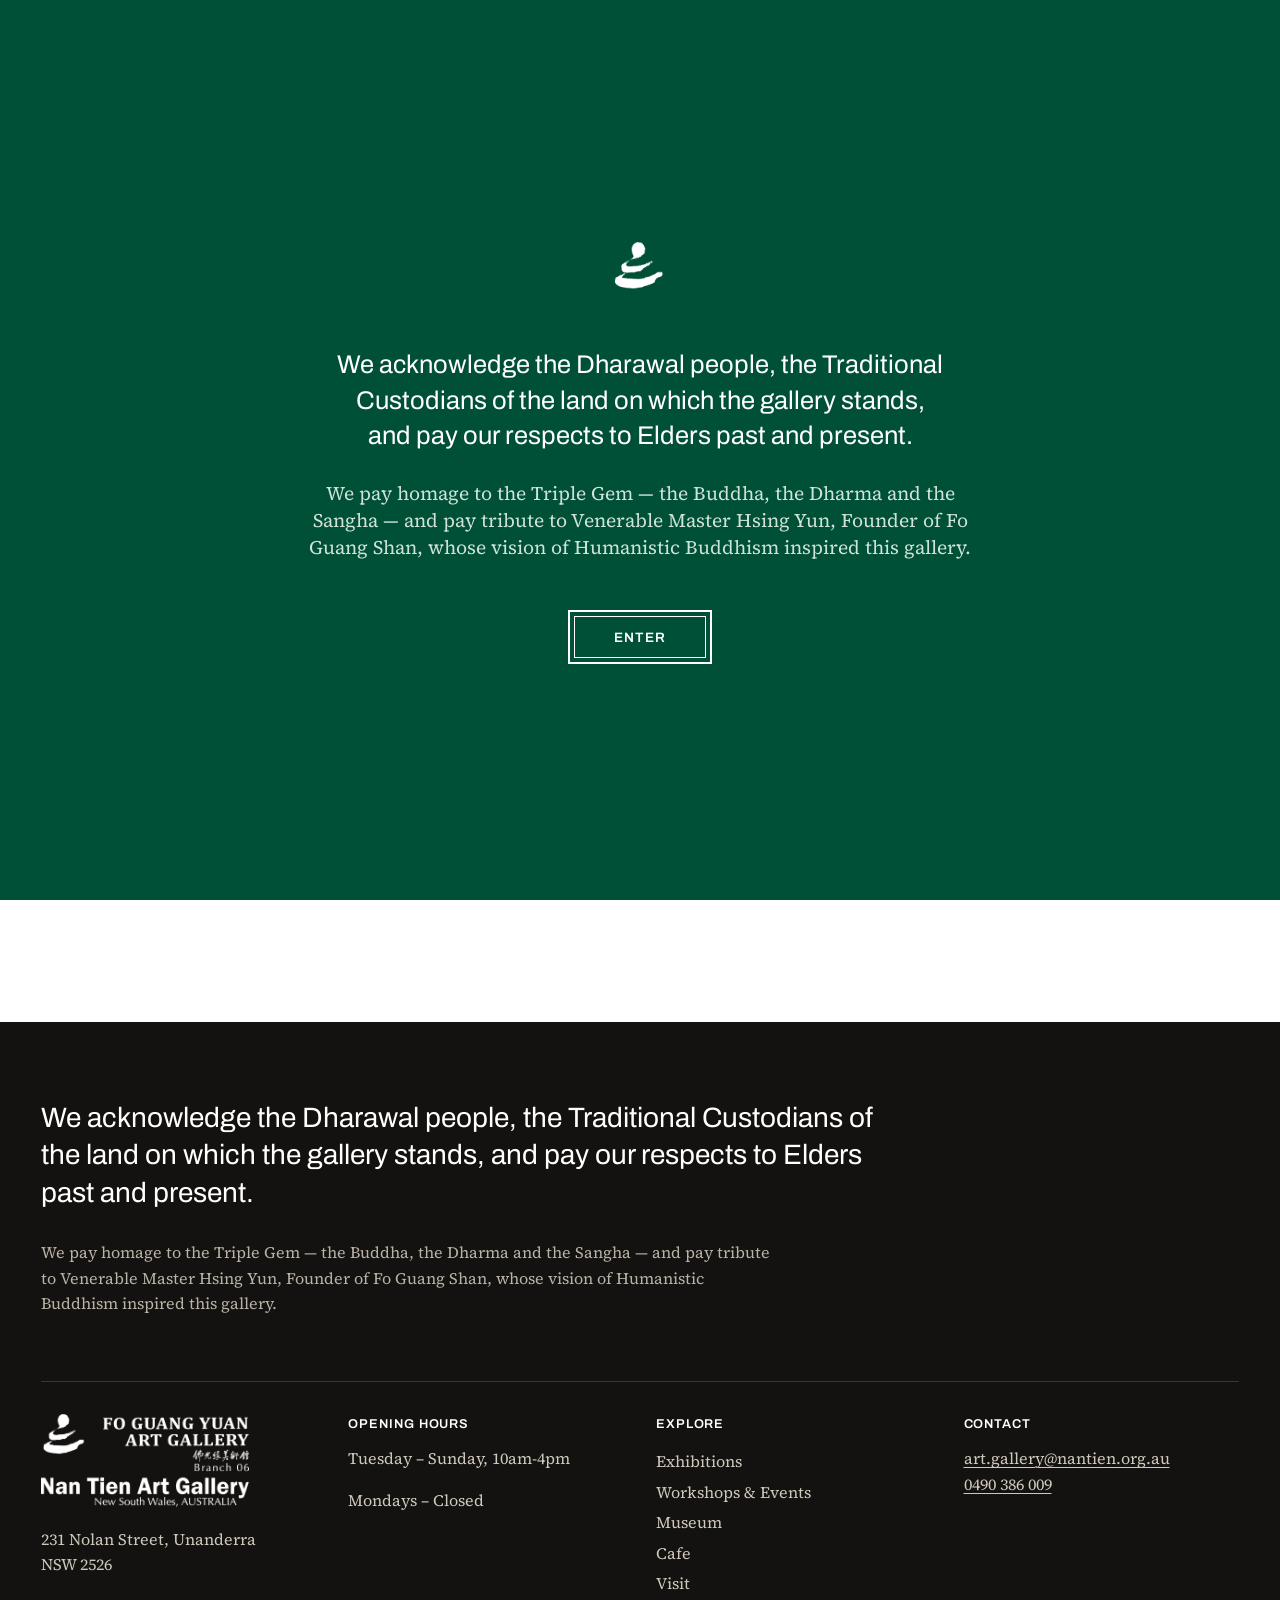
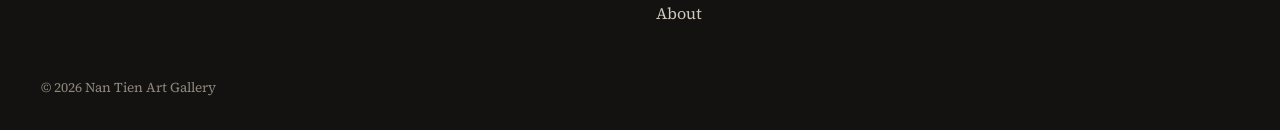
<file: workshops/index.html>
<!DOCTYPE html><html lang="en-AU"><head><meta charset="utf-8"><meta name="viewport" content="width=device-width, initial-scale=1"><meta name="referrer" content="strict-origin-when-cross-origin"><title>Workshops &amp; Events · Nan Tien Art Gallery</title><meta name="description" content="Art workshops, artist talks and community events at Nan Tien Art Gallery."><link rel="canonical" href="https://www.nantienartgallery.au/workshops/"><link rel="icon" href="/favicon.svg" type="image/svg+xml"><meta property="og:type" content="website"><meta property="og:site_name" content="Nan Tien Art Gallery"><meta property="og:title" content="Workshops &amp; Events"><meta property="og:description" content="Art workshops, artist talks and community events at Nan Tien Art Gallery."><meta property="og:url" content="https://www.nantienartgallery.au/workshops/"><link rel="stylesheet" href="/_astro/Base.BZ9h8Wfj.css"><style>.art[data-astro-cid-fmbdjmct]{background:var(--bg-alt);position:relative;overflow:hidden}img[data-astro-cid-fmbdjmct],.wash[data-astro-cid-fmbdjmct]{object-fit:cover;width:100%;height:100%}.wash[data-astro-cid-fmbdjmct]{background:radial-gradient(circle at var(--x) var(--y), hsl(var(--h) 28% 22% / .62), transparent 30%), radial-gradient(ellipse at calc(100% - var(--x)) 82%, hsl(var(--h) 25% 35% / .28), transparent 46%), linear-gradient(165deg, hsl(var(--h) 18% 93%), hsl(var(--h) 14% 80%))}
.item[data-astro-cid-hxppn6qm]{border-top:1px solid var(--line);grid-template-columns:7rem minmax(0,1fr) auto;gap:clamp(1rem,3vw,2.5rem);padding-block:2rem;display:grid}.date[data-astro-cid-hxppn6qm]{color:var(--accent);font-family:var(--sans);flex-direction:column;line-height:.9;display:flex}.day[data-astro-cid-hxppn6qm]{font-size:4rem;font-weight:500}.month[data-astro-cid-hxppn6qm]{letter-spacing:.06em;text-transform:uppercase;margin-top:.4rem;font-size:.95rem;font-weight:600}h3[data-astro-cid-hxppn6qm]{margin-bottom:.5rem}.meta[data-astro-cid-hxppn6qm]{margin-bottom:.2rem}.description[data-astro-cid-hxppn6qm]{max-width:40rem;margin-top:1rem}.body[data-astro-cid-hxppn6qm] .event-photo{max-width:30rem;margin-top:1.25rem}.action[data-astro-cid-hxppn6qm]{text-align:right}.fee[data-astro-cid-hxppn6qm]{font-family:var(--sans);font-size:1.3rem;font-weight:600}@media (width<=760px){.item[data-astro-cid-hxppn6qm]{grid-template-columns:4.5rem minmax(0,1fr)}.day[data-astro-cid-hxppn6qm]{font-size:2.8rem}.action[data-astro-cid-hxppn6qm]{text-align:left;grid-column:2;align-items:center;gap:1.25rem;display:flex}.fee[data-astro-cid-hxppn6qm]{margin:0}}.head[data-astro-cid-djwiuoh4]{grid-template-columns:minmax(0,1.2fr) minmax(0,1fr);align-items:end;gap:1rem 4rem;display:grid}.head[data-astro-cid-djwiuoh4] h1[data-astro-cid-djwiuoh4],.head[data-astro-cid-djwiuoh4] .lede[data-astro-cid-djwiuoh4]{margin:0}@media (width<=760px){.head[data-astro-cid-djwiuoh4]{grid-template-columns:1fr}}
</style></head><body><!-- Welcome screen with the Acknowledgement, shown once per visit (needs JavaScript; never blocks the page without it). --><div class="welcome" id="welcome" role="dialog" aria-modal="true" aria-labelledby="welcome-title" hidden><div class="welcome-inner"><img src="/images/mark-white.png" alt="" width="147" height="192" class="welcome-mark"><h2 class="visually-hidden" id="welcome-title">Acknowledgement</h2><p>We acknowledge the Dharawal people, the Traditional Custodians of the land on which the gallery stands, and pay our respects to Elders past and present.</p><p>We pay homage to the Triple Gem — the Buddha, the Dharma and the Sangha — and pay tribute to Venerable Master Hsing Yun, Founder of Fo Guang Shan, whose vision of Humanistic Buddhism inspired this gallery.</p><button type="button" class="welcome-enter">Enter</button></div></div><script>
      (function () {
        var seen = false;
        try { seen = sessionStorage.getItem("welcomeSeen") === "1"; } catch (e) {}
        if (seen) return;
        var el = document.getElementById("welcome");
        el.hidden = false;
        document.documentElement.style.overflow = "hidden";
        var close = function () {
          try { sessionStorage.setItem("welcomeSeen", "1"); } catch (e) {}
          el.hidden = true;
          document.documentElement.style.overflow = "";
          document.removeEventListener("keydown", onKey);
        };
        var onKey = function (event) { if (event.key === "Escape" || event.key === "Enter") close(); };
        el.querySelector(".welcome-enter").addEventListener("click", close);
        document.addEventListener("keydown", onKey);
        el.querySelector(".welcome-enter").focus();
      })();
    </script><a class="skip" href="#main">Skip to content</a><header class="site-header"><div class="wrap bar"><a class="wordmark" href="/" aria-label="Nan Tien Art Gallery, home"><img src="/images/mark.png" alt="" width="147" height="192"><span>Nan Tien Art Gallery</span></a><div class="header-actions"><a class="header-link" href="/visit/">Plan your visit</a><a class="menu-open" href="#site-menu" aria-controls="site-menu" aria-expanded="false">Menu</a></div></div></header><div class="menu" id="site-menu"><div class="wrap bar"><a class="wordmark" href="/"><img src="/images/mark-white.png" alt="" width="147" height="192"><span>Nan Tien Art Gallery</span></a><a class="menu-close" href="#" aria-label="Close menu">Close</a></div><div class="wrap menu-body"><nav aria-label="Main"><ul><li><a href="/exhibitions/">Exhibitions</a></li><li><a href="/workshops/" aria-current="page">Workshops &amp; Events</a></li><li><a href="/museum/">Museum</a></li><li><a href="/cafe/">Cafe</a></li><li><a href="/visit/">Visit</a></li><li><a href="/about/">About</a></li></ul></nav><div class="menu-info"><p class="label">Opening hours</p><p>Tuesday – Sunday, 10am-4pm</p><p>Mondays – Closed</p><p class="label">Find us</p><p>231 Nolan Street, Unanderra NSW 2526</p><p class="label">Admission</p><p>Free entry</p></div></div></div><main id="main"><header class="page-head wrap head" data-astro-cid-djwiuoh4><h1 data-astro-cid-djwiuoh4>Workshops & events</h1><p class="lede muted" data-astro-cid-djwiuoh4>Hands-on workshops, artist talks and community events for every level of experience.</p></header><section class="wrap" data-schedule data-astro-cid-djwiuoh4><div data-group="current upcoming" data-astro-cid-djwiuoh4><div data-items data-astro-cid-djwiuoh4></div><p class="empty" data-empty data-astro-cid-djwiuoh4>No workshops or events are scheduled right now. New ones are announced regularly;<a href="mailto:art.gallery@nantien.org.au?subject=Workshops%20and%20events" data-astro-cid-djwiuoh4>email us</a> to hear about them first.</p></div></section><section class="section wrap" data-astro-cid-djwiuoh4><div class="section-title" data-astro-cid-djwiuoh4><h2 data-astro-cid-djwiuoh4>Booking</h2></div><p class="lede" data-astro-cid-djwiuoh4>Choose "Enquire or book" on a workshop, or email <a href="mailto:art.gallery@nantien.org.au?subject=Booking" data-astro-cid-djwiuoh4>art.gallery@nantien.org.au</a> or call 0490 386 009. We'll confirm your place and let you know what to bring.</p></section></main><footer class="site-footer"><div class="wrap"><div class="acknowledgement"><p>We acknowledge the Dharawal people, the Traditional Custodians of the land on which the gallery stands, and pay our respects to Elders past and present.</p><p class="homage">We pay homage to the Triple Gem — the Buddha, the Dharma and the Sangha — and pay tribute to Venerable Master Hsing Yun, Founder of Fo Guang Shan, whose vision of Humanistic Buddhism inspired this gallery.</p></div><div class="footer-grid"><div><img class="footer-logo" src="/images/logo-white.png" alt="Fo Guang Yuan Art Gallery · Branch 06, Nan Tien Art Gallery" width="900" height="401" loading="lazy"><p>231 Nolan Street, Unanderra NSW 2526</p></div><div><p class="label">Opening hours</p><p>Tuesday – Sunday, 10am-4pm</p><p>Mondays – Closed</p></div><div><p class="label">Explore</p><ul class="footer-links"><li><a href="/exhibitions/">Exhibitions</a></li><li><a href="/workshops/">Workshops &amp; Events</a></li><li><a href="/museum/">Museum</a></li><li><a href="/cafe/">Cafe</a></li><li><a href="/visit/">Visit</a></li><li><a href="/about/">About</a></li></ul></div><div><p class="label">Contact</p><p><a href="mailto:art.gallery@nantien.org.au">art.gallery@nantien.org.au</a><br><a href="tel:0490386009">0490 386 009</a></p><p></p></div></div><p class="copyright">© 2026 Nan Tien Art Gallery</p></div></footer><script type="module">var e=new Intl.DateTimeFormat(`en-CA`,{timeZone:`Australia/Sydney`}).format(new Date),t=(t,n)=>t>e?`upcoming`:(n||t)<e?`past`:`current`;for(let e of document.querySelectorAll(`[data-schedule]`)){let n=[...e.querySelectorAll(`[data-group]`)],r=[...e.querySelectorAll(`[data-start]`)];r.sort((e,t)=>e.dataset.start.localeCompare(t.dataset.start));for(let e of r){let r=t(e.dataset.start,e.dataset.end),i=n.find(e=>e.dataset.group.split(` `).includes(r));if(!i){e.remove();continue}let a=e.querySelector(`[data-status-label]`);a&&a.dataset[r]&&(a.textContent=a.dataset[r]);let o=i.querySelector(`[data-items]`);i.dataset.order===`newest`?o.prepend(e):o.append(e)}for(let e of n){let t=e.querySelector(`[data-items]`),n=Number(e.dataset.limit||0);n&&[...t.children].slice(n).forEach(e=>e.remove());let r=t.children.length;e.dataset.hideEmpty!==void 0&&(e.hidden=r===0),e.querySelector(`[data-empty]`)?.toggleAttribute(`hidden`,r>0)}}var n=document.getElementById(`site-menu`),r=document.querySelector(`.menu-open`),i=e=>{n.classList.toggle(`open`,e),r.setAttribute(`aria-expanded`,String(e)),document.body.style.overflow=e?`hidden`:``,e?n.querySelector(`nav a`)?.focus():r.focus()};r.addEventListener(`click`,e=>{e.preventDefault(),i(!0)}),n.querySelector(`.menu-close`).addEventListener(`click`,e=>{e.preventDefault(),i(!1)}),document.addEventListener(`keydown`,e=>{e.key===`Escape`&&n.classList.contains(`open`)&&i(!1)});</script></body></html>
</file>
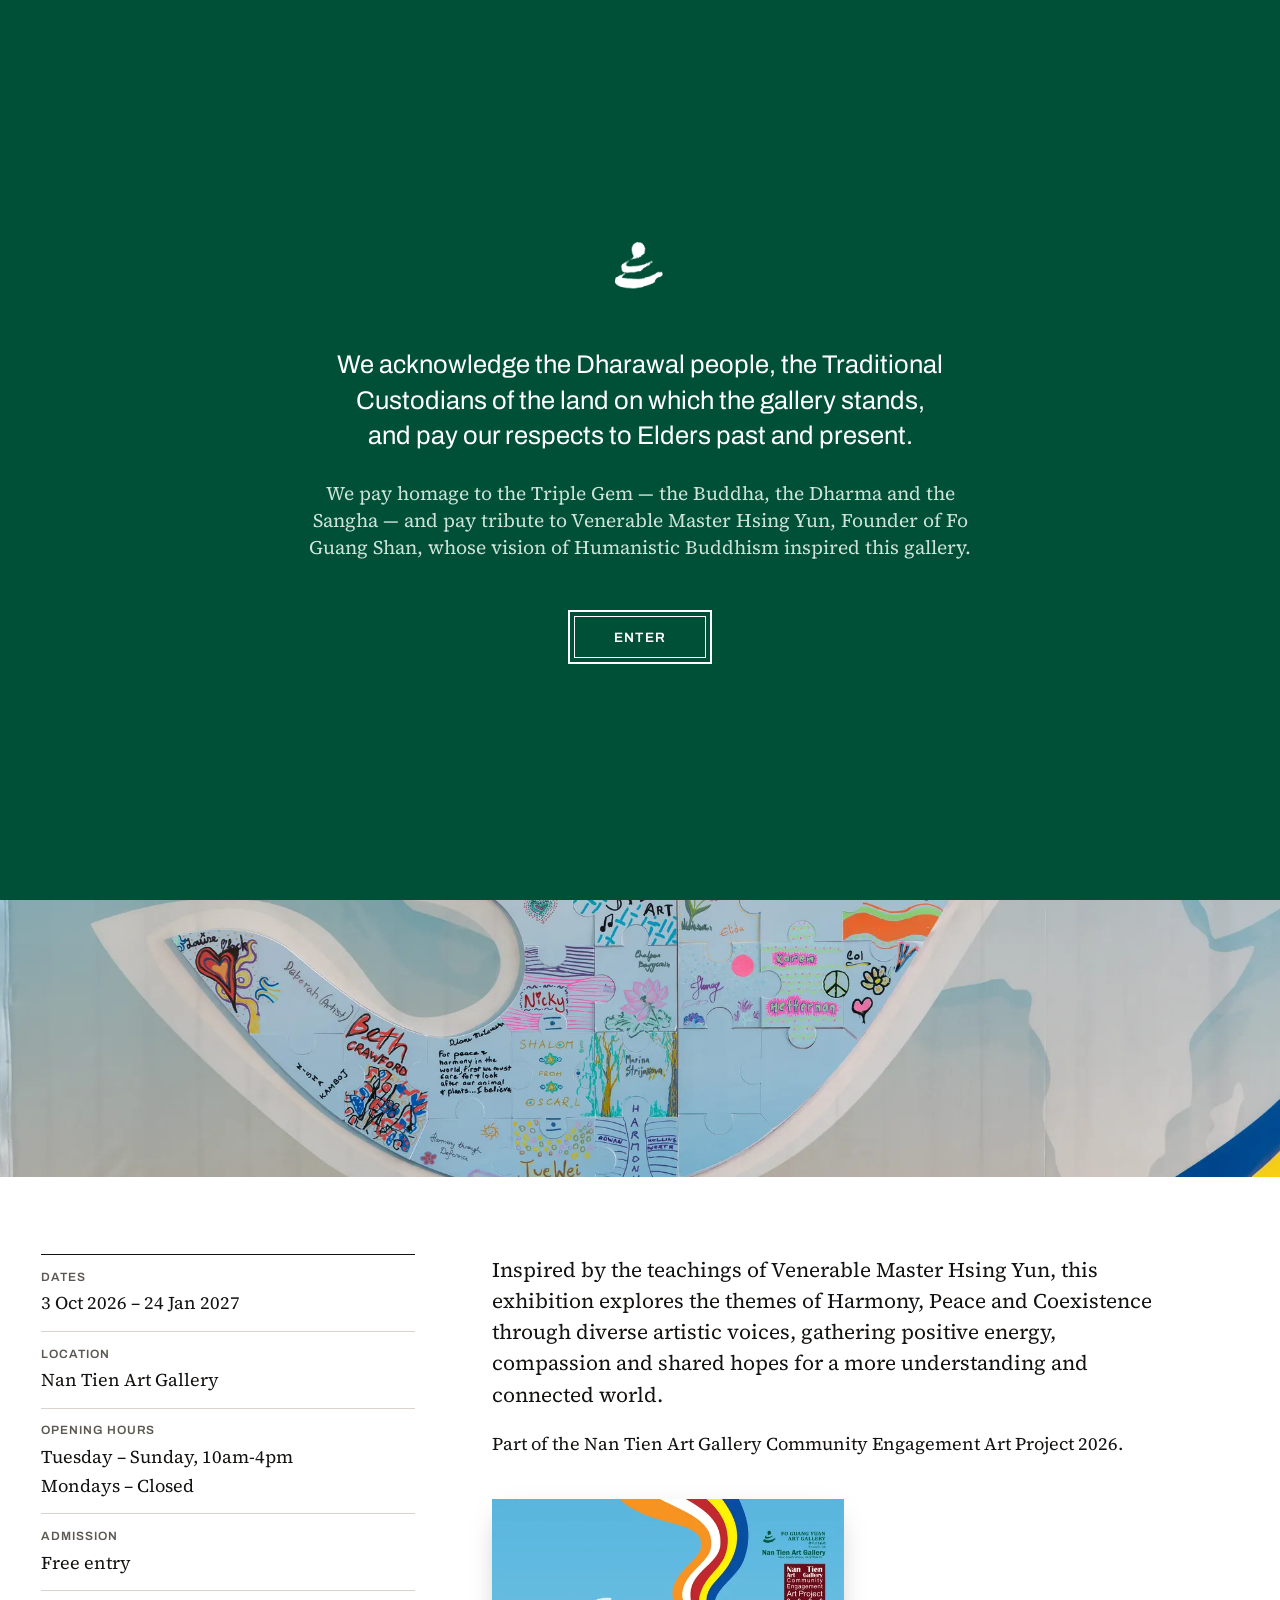
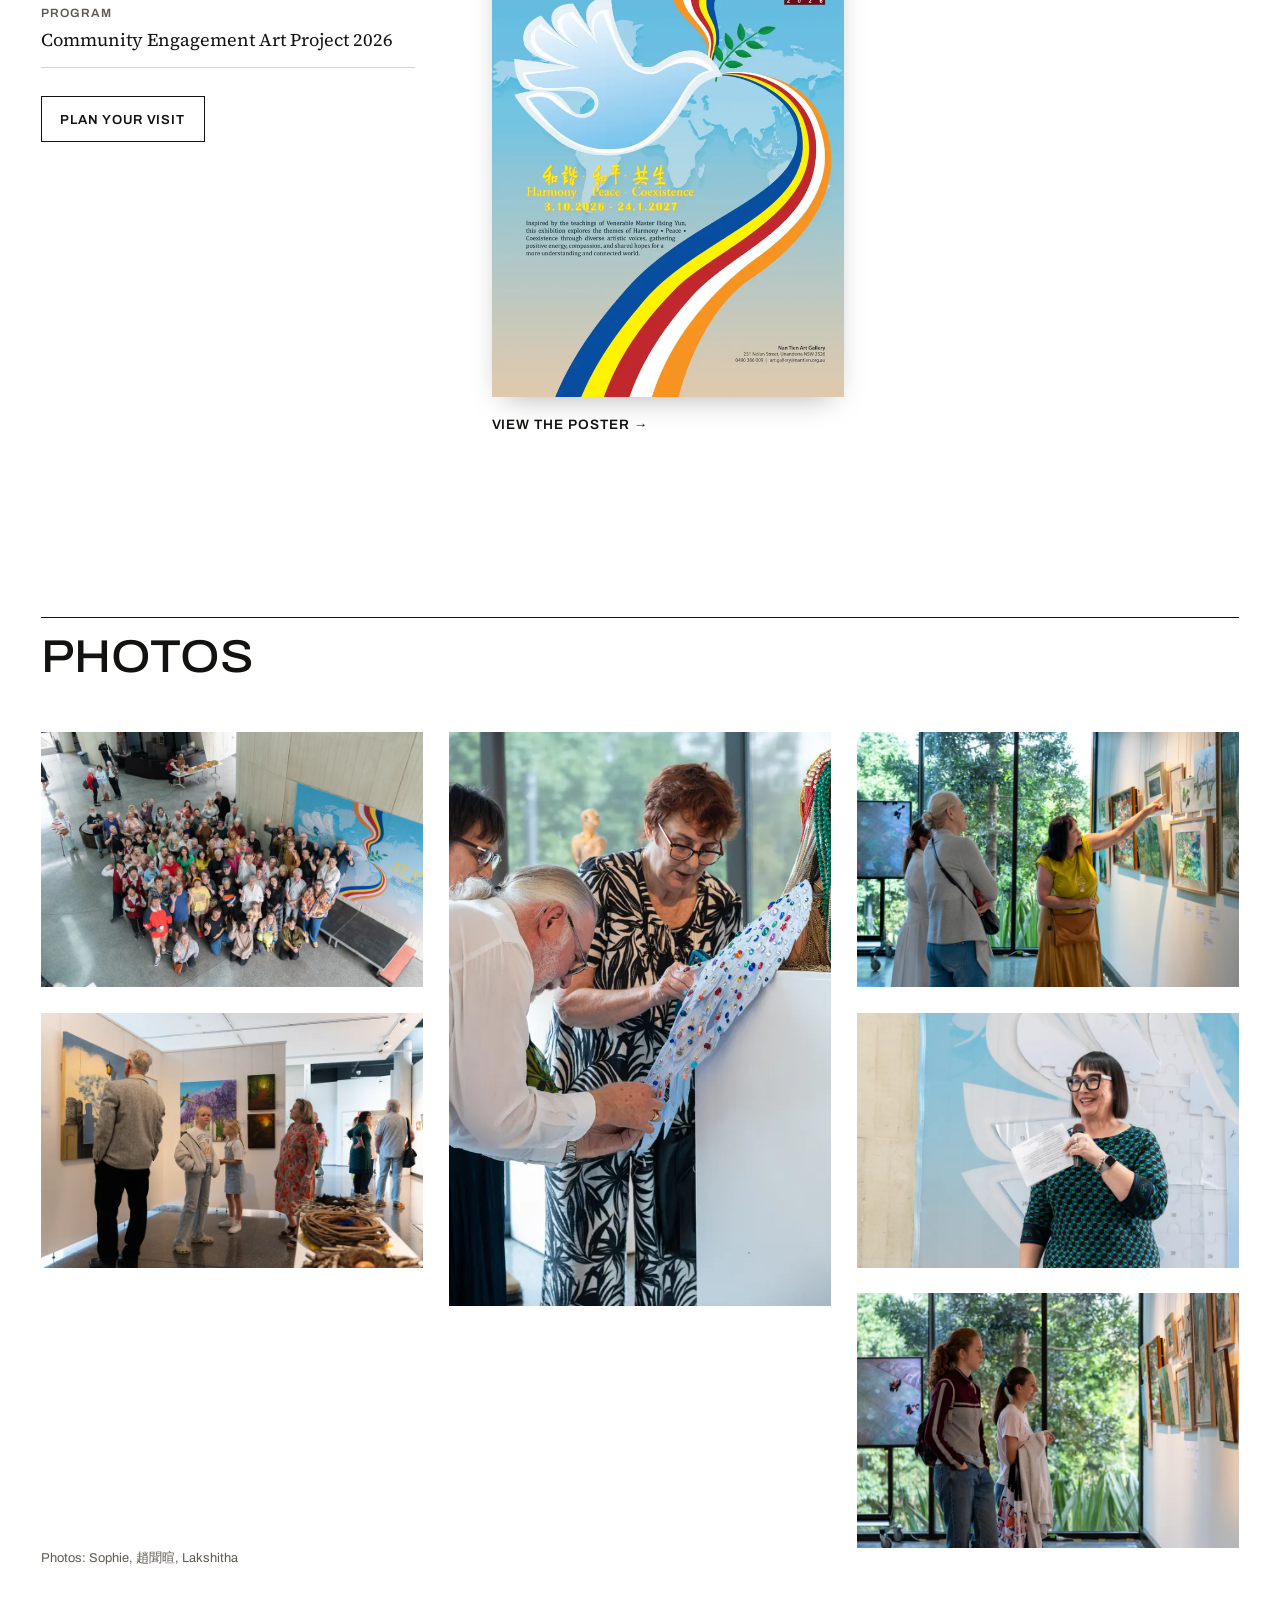
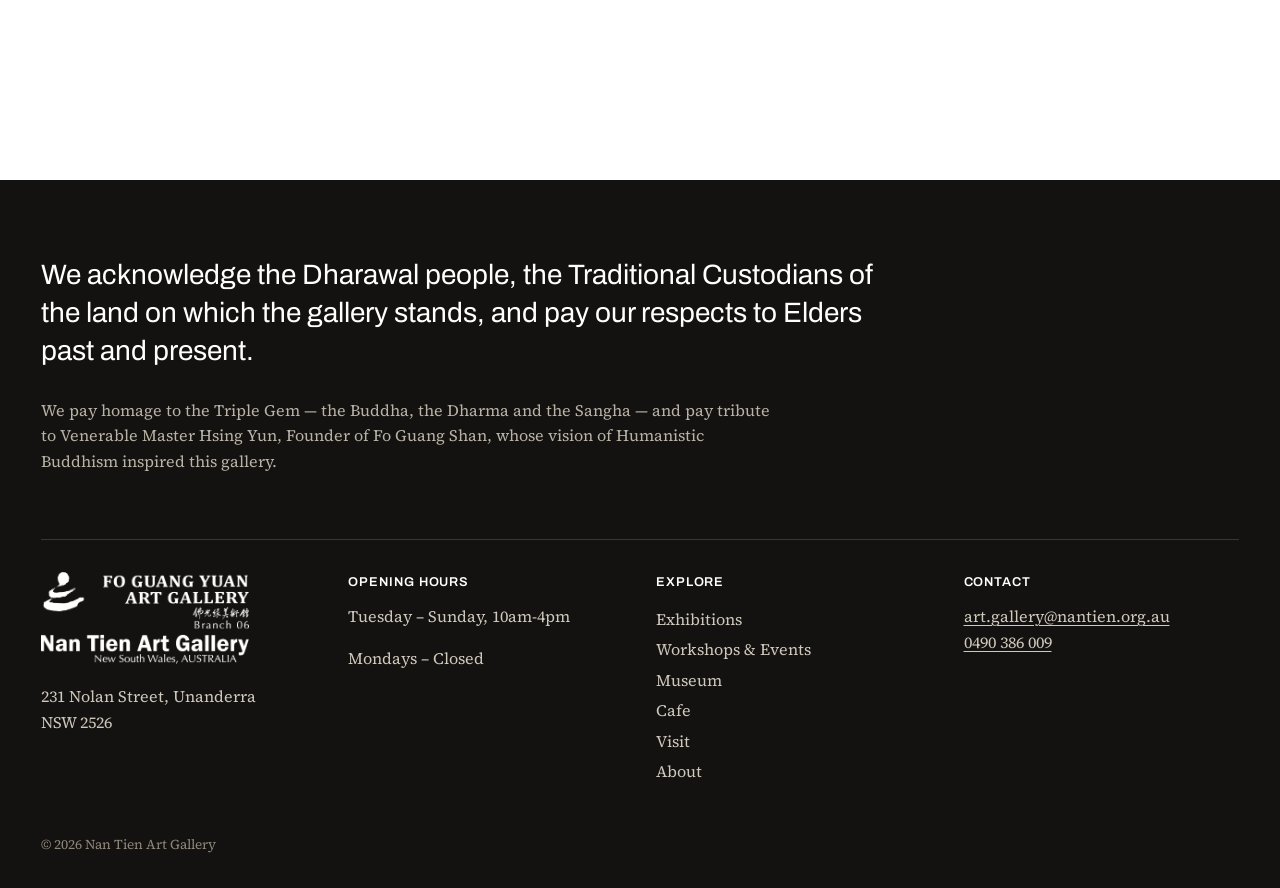
<file: exhibitions/harmony-peace-coexistence/index.html>
<!DOCTYPE html><html lang="en-AU"><head><meta charset="utf-8"><meta name="viewport" content="width=device-width, initial-scale=1"><meta name="referrer" content="strict-origin-when-cross-origin"><title>Harmony · Peace · Coexistence · Nan Tien Art Gallery</title><meta name="description" content="Inspired by the teachings of Venerable Master Hsing Yun, this exhibition explores the themes of Harmony, Peace and Coexistence through diverse artistic voices, "><link rel="canonical" href="https://www.nantienartgallery.au/exhibitions/harmony-peace-coexistence/"><link rel="icon" href="/favicon.svg" type="image/svg+xml"><meta property="og:type" content="website"><meta property="og:site_name" content="Nan Tien Art Gallery"><meta property="og:title" content="Harmony · Peace · Coexistence"><meta property="og:description" content="Inspired by the teachings of Venerable Master Hsing Yun, this exhibition explores the themes of Harmony, Peace and Coexistence through diverse artistic voices, "><meta property="og:url" content="https://www.nantienartgallery.au/exhibitions/harmony-peace-coexistence/"><meta property="og:image" content="https://www.nantienartgallery.au/media/31a55459360fc123.webp"><script type="application/ld+json">{"@context":"https://schema.org","@type":"ExhibitionEvent","name":"Harmony · Peace · Coexistence","description":"Inspired by the teachings of Venerable Master Hsing Yun, this exhibition explores the themes of Harmony, Peace and Coexistence through diverse artistic voices, ","startDate":"2026-10-03","endDate":"2027-01-24","location":{"@type":"Place","name":"Nan Tien Art Gallery","address":"231 Nolan Street, Unanderra NSW 2526"},"image":"https://www.nantienartgallery.au/media/31a55459360fc123.webp"}</script><link rel="stylesheet" href="/_astro/Base.BZ9h8Wfj.css"><style>.art[data-astro-cid-fmbdjmct]{background:var(--bg-alt);position:relative;overflow:hidden}img[data-astro-cid-fmbdjmct],.wash[data-astro-cid-fmbdjmct]{object-fit:cover;width:100%;height:100%}.wash[data-astro-cid-fmbdjmct]{background:radial-gradient(circle at var(--x) var(--y), hsl(var(--h) 28% 22% / .62), transparent 30%), radial-gradient(ellipse at calc(100% - var(--x)) 82%, hsl(var(--h) 25% 35% / .28), transparent 46%), linear-gradient(165deg, hsl(var(--h) 18% 93%), hsl(var(--h) 14% 80%))}
.blocks[data-astro-cid-d2k72spg]{max-width:42rem}.blocks[data-astro-cid-d2k72spg]>p[data-astro-cid-d2k72spg]:first-child{font-size:1.3rem;line-height:1.5}h3[data-astro-cid-d2k72spg]{margin-top:2.5rem;font-size:clamp(1.3rem,2vw,1.7rem)}.items[data-astro-cid-d2k72spg]{border-top:1px solid var(--ink);margin:2rem 0}.items[data-astro-cid-d2k72spg] div[data-astro-cid-d2k72spg]{border-bottom:1px solid var(--line);grid-template-columns:minmax(0,1fr) minmax(0,1.6fr);gap:.5rem 2rem;padding-block:1.1rem;display:grid}dt[data-astro-cid-d2k72spg]{font-family:var(--sans);text-transform:uppercase;letter-spacing:.03em;color:var(--accent);font-size:.95rem;font-weight:600}dd[data-astro-cid-d2k72spg]{margin:0}@media (width<=640px){.items[data-astro-cid-d2k72spg] div[data-astro-cid-d2k72spg]{grid-template-columns:1fr}}
.head[data-astro-cid-cyihlsyq]{padding-block:clamp(2.5rem,6vw,5rem) clamp(1.5rem,3vw,2.5rem)}.head[data-astro-cid-cyihlsyq] h1[data-astro-cid-cyihlsyq]{max-width:18ch;margin-bottom:.3em}.subtitle[data-astro-cid-cyihlsyq]{color:var(--ink-soft);margin:0;font-size:clamp(1.3rem,2.4vw,1.9rem)}.by[data-astro-cid-cyihlsyq]{font-family:var(--sans);text-transform:uppercase;letter-spacing:.03em;margin:.75rem 0 0;font-size:clamp(1.1rem,2vw,1.5rem);font-weight:500}.feature{height:min(80vh,780px);min-height:300px}.body[data-astro-cid-cyihlsyq]{grid-template-columns:minmax(0,1fr) minmax(0,2fr);gap:2.5rem clamp(2rem,6vw,6rem);padding-block:clamp(2.5rem,6vw,5rem);display:grid}.facts[data-astro-cid-cyihlsyq]{align-self:start;position:sticky;top:6rem}dl[data-astro-cid-cyihlsyq]{border-top:1px solid var(--ink);margin:0 0 1.75rem}dl[data-astro-cid-cyihlsyq] div[data-astro-cid-cyihlsyq]{border-bottom:1px solid var(--line);padding-block:.8rem}dt[data-astro-cid-cyihlsyq]{font-family:var(--sans);letter-spacing:.08em;text-transform:uppercase;color:var(--ink-soft);font-size:.75rem;font-weight:600}dd[data-astro-cid-cyihlsyq]{margin:.15rem 0 0}.poster[data-astro-cid-cyihlsyq]{max-width:22rem;margin-top:2.5rem;text-decoration:none;display:block}.poster[data-astro-cid-cyihlsyq] .art{margin-bottom:.75rem;box-shadow:0 10px 30px -12px #00000059}.photos[data-astro-cid-cyihlsyq]{columns:3 280px;column-gap:clamp(1rem,2vw,1.75rem)}.photo[data-astro-cid-cyihlsyq]{break-inside:avoid;margin-bottom:clamp(1rem,2vw,1.75rem);display:block}.credits[data-astro-cid-cyihlsyq]{font-family:var(--sans);color:var(--ink-soft);font-size:.8rem}@media (width<=760px){.body[data-astro-cid-cyihlsyq]{grid-template-columns:1fr}.facts[data-astro-cid-cyihlsyq]{position:static}.feature{height:52vh}}
</style></head><body><!-- Welcome screen with the Acknowledgement, shown once per visit (needs JavaScript; never blocks the page without it). --><div class="welcome" id="welcome" role="dialog" aria-modal="true" aria-labelledby="welcome-title" hidden><div class="welcome-inner"><img src="/images/mark-white.png" alt="" width="147" height="192" class="welcome-mark"><h2 class="visually-hidden" id="welcome-title">Acknowledgement</h2><p>We acknowledge the Dharawal people, the Traditional Custodians of the land on which the gallery stands, and pay our respects to Elders past and present.</p><p>We pay homage to the Triple Gem — the Buddha, the Dharma and the Sangha — and pay tribute to Venerable Master Hsing Yun, Founder of Fo Guang Shan, whose vision of Humanistic Buddhism inspired this gallery.</p><button type="button" class="welcome-enter">Enter</button></div></div><script>
      (function () {
        var seen = false;
        try { seen = sessionStorage.getItem("welcomeSeen") === "1"; } catch (e) {}
        if (seen) return;
        var el = document.getElementById("welcome");
        el.hidden = false;
        document.documentElement.style.overflow = "hidden";
        var close = function () {
          try { sessionStorage.setItem("welcomeSeen", "1"); } catch (e) {}
          el.hidden = true;
          document.documentElement.style.overflow = "";
          document.removeEventListener("keydown", onKey);
        };
        var onKey = function (event) { if (event.key === "Escape" || event.key === "Enter") close(); };
        el.querySelector(".welcome-enter").addEventListener("click", close);
        document.addEventListener("keydown", onKey);
        el.querySelector(".welcome-enter").focus();
      })();
    </script><a class="skip" href="#main">Skip to content</a><header class="site-header"><div class="wrap bar"><a class="wordmark" href="/" aria-label="Nan Tien Art Gallery, home"><img src="/images/mark.png" alt="" width="147" height="192"><span>Nan Tien Art Gallery</span></a><div class="header-actions"><a class="header-link" href="/visit/">Plan your visit</a><a class="menu-open" href="#site-menu" aria-controls="site-menu" aria-expanded="false">Menu</a></div></div></header><div class="menu" id="site-menu"><div class="wrap bar"><a class="wordmark" href="/"><img src="/images/mark-white.png" alt="" width="147" height="192"><span>Nan Tien Art Gallery</span></a><a class="menu-close" href="#" aria-label="Close menu">Close</a></div><div class="wrap menu-body"><nav aria-label="Main"><ul><li><a href="/exhibitions/" aria-current="page">Exhibitions</a></li><li><a href="/workshops/">Workshops &amp; Events</a></li><li><a href="/museum/">Museum</a></li><li><a href="/cafe/">Cafe</a></li><li><a href="/visit/">Visit</a></li><li><a href="/about/">About</a></li></ul></nav><div class="menu-info"><p class="label">Opening hours</p><p>Tuesday – Sunday, 10am-4pm</p><p>Mondays – Closed</p><p class="label">Find us</p><p>231 Nolan Street, Unanderra NSW 2526</p><p class="label">Admission</p><p>Free entry</p></div></div></div><main id="main"><article data-astro-cid-cyihlsyq><header class="wrap head" data-astro-cid-cyihlsyq><p class="label accent" data-astro-cid-cyihlsyq>Current exhibition</p><h1 data-astro-cid-cyihlsyq>Harmony · Peace · Coexistence</h1><p class="subtitle" data-astro-cid-cyihlsyq>和諧 · 和平 · 共生</p></header><div class="art feature" style="aspect-ratio: auto" data-astro-cid-fmbdjmct><img src="/media/31a55459360fc123.webp" alt="Harmony · Peace · Coexistence" loading="eager" decoding="async" data-astro-cid-fmbdjmct></div><div class="wrap body" data-astro-cid-cyihlsyq><aside class="facts" data-astro-cid-cyihlsyq><dl data-astro-cid-cyihlsyq><div data-astro-cid-cyihlsyq><dt data-astro-cid-cyihlsyq>Dates</dt><dd data-astro-cid-cyihlsyq>3 Oct 2026 – 24 Jan 2027</dd></div><div data-astro-cid-cyihlsyq><dt data-astro-cid-cyihlsyq>Location</dt><dd data-astro-cid-cyihlsyq>Nan Tien Art Gallery</dd></div><div data-astro-cid-cyihlsyq><dt data-astro-cid-cyihlsyq>Opening hours</dt><dd data-astro-cid-cyihlsyq>Tuesday – Sunday, 10am-4pm<br data-astro-cid-cyihlsyq>Mondays – Closed<br data-astro-cid-cyihlsyq></dd></div><div data-astro-cid-cyihlsyq><dt data-astro-cid-cyihlsyq>Admission</dt><dd data-astro-cid-cyihlsyq>Free entry</dd></div><div data-astro-cid-cyihlsyq><dt data-astro-cid-cyihlsyq>Program</dt><dd data-astro-cid-cyihlsyq>Community Engagement Art Project 2026</dd></div></dl><a class="button" href="/visit/" data-astro-cid-cyihlsyq>Plan your visit</a></aside><div data-astro-cid-cyihlsyq><div class="blocks" data-astro-cid-d2k72spg><p data-astro-cid-d2k72spg>Inspired by the teachings of Venerable Master Hsing Yun, this exhibition explores the themes of Harmony, Peace and Coexistence through diverse artistic voices, gathering positive energy, compassion and shared hopes for a more understanding and connected world.</p><p data-astro-cid-d2k72spg>Part of the Nan Tien Art Gallery Community Engagement Art Project 2026.</p></div><a class="poster" href="/media/6e15a4e873b610e0.webp" data-astro-cid-cyihlsyq><div class="art" style="aspect-ratio: 1414 / 2000" data-astro-cid-fmbdjmct><img src="/media/6e15a4e873b610e0-sm.webp" alt="Poster for Harmony · Peace · Coexistence" loading="lazy" decoding="async" data-astro-cid-fmbdjmct></div><span class="arrow-link" data-astro-cid-cyihlsyq>View the poster</span></a></div></div><section class="section wrap" data-astro-cid-cyihlsyq><div class="section-title" data-astro-cid-cyihlsyq><h2 data-astro-cid-cyihlsyq>Photos</h2></div><div class="photos" data-astro-cid-cyihlsyq><a href="/media/83f70f70e791a58c.webp" class="photo" data-astro-cid-cyihlsyq><div class="art" style="aspect-ratio: 2000 / 1333" data-astro-cid-fmbdjmct><img src="/media/83f70f70e791a58c-sm.webp" alt="Photo from Harmony · Peace · Coexistence" loading="lazy" decoding="async" data-astro-cid-fmbdjmct></div></a><a href="/media/d4238987ce9900f3.webp" class="photo" data-astro-cid-cyihlsyq><div class="art" style="aspect-ratio: 2000 / 1333" data-astro-cid-fmbdjmct><img src="/media/d4238987ce9900f3-sm.webp" alt="Photo from Harmony · Peace · Coexistence" loading="lazy" decoding="async" data-astro-cid-fmbdjmct></div></a><a href="/media/b5e9372433685042.webp" class="photo tall" data-astro-cid-cyihlsyq><div class="art" style="aspect-ratio: 1333 / 2000" data-astro-cid-fmbdjmct><img src="/media/b5e9372433685042-sm.webp" alt="Photo from Harmony · Peace · Coexistence" loading="lazy" decoding="async" data-astro-cid-fmbdjmct></div></a><a href="/media/dc799326a2a17f99.webp" class="photo" data-astro-cid-cyihlsyq><div class="art" style="aspect-ratio: 2000 / 1333" data-astro-cid-fmbdjmct><img src="/media/dc799326a2a17f99-sm.webp" alt="Photo from Harmony · Peace · Coexistence" loading="lazy" decoding="async" data-astro-cid-fmbdjmct></div></a><a href="/media/98c5fef2817d1f6f.webp" class="photo" data-astro-cid-cyihlsyq><div class="art" style="aspect-ratio: 2000 / 1333" data-astro-cid-fmbdjmct><img src="/media/98c5fef2817d1f6f-sm.webp" alt="Photo from Harmony · Peace · Coexistence" loading="lazy" decoding="async" data-astro-cid-fmbdjmct></div></a><a href="/media/73fb4d09d8a6262c.webp" class="photo" data-astro-cid-cyihlsyq><div class="art" style="aspect-ratio: 2000 / 1333" data-astro-cid-fmbdjmct><img src="/media/73fb4d09d8a6262c-sm.webp" alt="Photo from Harmony · Peace · Coexistence" loading="lazy" decoding="async" data-astro-cid-fmbdjmct></div></a></div><p class="credits" data-astro-cid-cyihlsyq>Photos: Sophie, 趙聞暄, Lakshitha</p></section></article></main><footer class="site-footer"><div class="wrap"><div class="acknowledgement"><p>We acknowledge the Dharawal people, the Traditional Custodians of the land on which the gallery stands, and pay our respects to Elders past and present.</p><p class="homage">We pay homage to the Triple Gem — the Buddha, the Dharma and the Sangha — and pay tribute to Venerable Master Hsing Yun, Founder of Fo Guang Shan, whose vision of Humanistic Buddhism inspired this gallery.</p></div><div class="footer-grid"><div><img class="footer-logo" src="/images/logo-white.png" alt="Fo Guang Yuan Art Gallery · Branch 06, Nan Tien Art Gallery" width="900" height="401" loading="lazy"><p>231 Nolan Street, Unanderra NSW 2526</p></div><div><p class="label">Opening hours</p><p>Tuesday – Sunday, 10am-4pm</p><p>Mondays – Closed</p></div><div><p class="label">Explore</p><ul class="footer-links"><li><a href="/exhibitions/">Exhibitions</a></li><li><a href="/workshops/">Workshops &amp; Events</a></li><li><a href="/museum/">Museum</a></li><li><a href="/cafe/">Cafe</a></li><li><a href="/visit/">Visit</a></li><li><a href="/about/">About</a></li></ul></div><div><p class="label">Contact</p><p><a href="mailto:art.gallery@nantien.org.au">art.gallery@nantien.org.au</a><br><a href="tel:0490386009">0490 386 009</a></p><p></p></div></div><p class="copyright">© 2026 Nan Tien Art Gallery</p></div></footer><script type="module">var e=new Intl.DateTimeFormat(`en-CA`,{timeZone:`Australia/Sydney`}).format(new Date),t=(t,n)=>t>e?`upcoming`:(n||t)<e?`past`:`current`;for(let e of document.querySelectorAll(`[data-schedule]`)){let n=[...e.querySelectorAll(`[data-group]`)],r=[...e.querySelectorAll(`[data-start]`)];r.sort((e,t)=>e.dataset.start.localeCompare(t.dataset.start));for(let e of r){let r=t(e.dataset.start,e.dataset.end),i=n.find(e=>e.dataset.group.split(` `).includes(r));if(!i){e.remove();continue}let a=e.querySelector(`[data-status-label]`);a&&a.dataset[r]&&(a.textContent=a.dataset[r]);let o=i.querySelector(`[data-items]`);i.dataset.order===`newest`?o.prepend(e):o.append(e)}for(let e of n){let t=e.querySelector(`[data-items]`),n=Number(e.dataset.limit||0);n&&[...t.children].slice(n).forEach(e=>e.remove());let r=t.children.length;e.dataset.hideEmpty!==void 0&&(e.hidden=r===0),e.querySelector(`[data-empty]`)?.toggleAttribute(`hidden`,r>0)}}var n=document.getElementById(`site-menu`),r=document.querySelector(`.menu-open`),i=e=>{n.classList.toggle(`open`,e),r.setAttribute(`aria-expanded`,String(e)),document.body.style.overflow=e?`hidden`:``,e?n.querySelector(`nav a`)?.focus():r.focus()};r.addEventListener(`click`,e=>{e.preventDefault(),i(!0)}),n.querySelector(`.menu-close`).addEventListener(`click`,e=>{e.preventDefault(),i(!1)}),document.addEventListener(`keydown`,e=>{e.key===`Escape`&&n.classList.contains(`open`)&&i(!1)});</script></body></html>
</file>
<file: _astro/Base.BZ9h8Wfj.css>
@font-face{font-family:Archivo Variable;font-style:normal;font-display:swap;font-weight:100 900;font-stretch:62% 125%;src:url(/_astro/archivo-vietnamese-wdth-normal.rJmnGBSt.woff2)format("woff2-variations");unicode-range:U+102-103,U+110-111,U+128-129,U+168-169,U+1A0-1A1,U+1AF-1B0,U+300-301,U+303-304,U+308-309,U+323,U+329,U+1EA0-1EF9,U+20AB}@font-face{font-family:Archivo Variable;font-style:normal;font-display:swap;font-weight:100 900;font-stretch:62% 125%;src:url(/_astro/archivo-latin-ext-wdth-normal.7khWdh9v.woff2)format("woff2-variations");unicode-range:U+100-2BA,U+2BD-2C5,U+2C7-2CC,U+2CE-2D7,U+2DD-2FF,U+304,U+308,U+329,U+1D00-1DBF,U+1E00-1E9F,U+1EF2-1EFF,U+2020,U+20A0-20AB,U+20AD-20C0,U+2113,U+2C60-2C7F,U+A720-A7FF}@font-face{font-family:Archivo Variable;font-style:normal;font-display:swap;font-weight:100 900;font-stretch:62% 125%;src:url(/_astro/archivo-latin-wdth-normal.DY7AcnAa.woff2)format("woff2-variations");unicode-range:U+??,U+131,U+152-153,U+2BB-2BC,U+2C6,U+2DA,U+2DC,U+304,U+308,U+329,U+2000-206F,U+20AC,U+2122,U+2191,U+2193,U+2212,U+2215,U+FEFF,U+FFFD}@font-face{font-family:"Source Serif 4 Variable";font-style:normal;font-display:swap;font-weight:200 900;src:url(/_astro/source-serif-4-cyrillic-ext-wght-normal.DHTKMUil.woff2)format("woff2-variations");unicode-range:U+460-52F,U+1C80-1C8A,U+20B4,U+2DE0-2DFF,U+A640-A69F,U+FE2E-FE2F}@font-face{font-family:"Source Serif 4 Variable";font-style:normal;font-display:swap;font-weight:200 900;src:url(/_astro/source-serif-4-cyrillic-wght-normal.B1g8a0vD.woff2)format("woff2-variations");unicode-range:U+301,U+400-45F,U+490-491,U+4B0-4B1,U+2116}@font-face{font-family:"Source Serif 4 Variable";font-style:normal;font-display:swap;font-weight:200 900;src:url(/_astro/source-serif-4-greek-wght-normal.BpXpdlRW.woff2)format("woff2-variations");unicode-range:U+370-377,U+37A-37F,U+384-38A,U+38C,U+38E-3A1,U+3A3-3FF}@font-face{font-family:"Source Serif 4 Variable";font-style:normal;font-display:swap;font-weight:200 900;src:url(/_astro/source-serif-4-vietnamese-wght-normal.BsaNuasd.woff2)format("woff2-variations");unicode-range:U+102-103,U+110-111,U+128-129,U+168-169,U+1A0-1A1,U+1AF-1B0,U+300-301,U+303-304,U+308-309,U+323,U+329,U+1EA0-1EF9,U+20AB}@font-face{font-family:"Source Serif 4 Variable";font-style:normal;font-display:swap;font-weight:200 900;src:url(/_astro/source-serif-4-latin-ext-wght-normal.BVZ5su8S.woff2)format("woff2-variations");unicode-range:U+100-2BA,U+2BD-2C5,U+2C7-2CC,U+2CE-2D7,U+2DD-2FF,U+304,U+308,U+329,U+1D00-1DBF,U+1E00-1E9F,U+1EF2-1EFF,U+2020,U+20A0-20AB,U+20AD-20C4,U+2113,U+2C60-2C7F,U+A720-A7FF}@font-face{font-family:"Source Serif 4 Variable";font-style:normal;font-display:swap;font-weight:200 900;src:url(/_astro/source-serif-4-latin-wght-normal.DMe4EKeb.woff2)format("woff2-variations");unicode-range:U+??,U+131,U+152-153,U+2BB-2BC,U+2C6,U+2DA,U+2DC,U+304,U+308,U+329,U+2000-206F,U+20AC,U+2122,U+2191,U+2193,U+2212,U+2215,U+FEFF,U+FFFD}@font-face{font-family:"Source Serif 4 Variable";font-style:italic;font-display:swap;font-weight:200 900;src:url(/_astro/source-serif-4-cyrillic-ext-opsz-italic.Bl6DJqma.woff2)format("woff2-variations");unicode-range:U+460-52F,U+1C80-1C8A,U+20B4,U+2DE0-2DFF,U+A640-A69F,U+FE2E-FE2F}@font-face{font-family:"Source Serif 4 Variable";font-style:italic;font-display:swap;font-weight:200 900;src:url(/_astro/source-serif-4-cyrillic-opsz-italic.Dibx14aP.woff2)format("woff2-variations");unicode-range:U+301,U+400-45F,U+490-491,U+4B0-4B1,U+2116}@font-face{font-family:"Source Serif 4 Variable";font-style:italic;font-display:swap;font-weight:200 900;src:url(/_astro/source-serif-4-greek-opsz-italic.CMW9dfKg.woff2)format("woff2-variations");unicode-range:U+370-377,U+37A-37F,U+384-38A,U+38C,U+38E-3A1,U+3A3-3FF}@font-face{font-family:"Source Serif 4 Variable";font-style:italic;font-display:swap;font-weight:200 900;src:url(/_astro/source-serif-4-vietnamese-opsz-italic.Hh3oeMt5.woff2)format("woff2-variations");unicode-range:U+102-103,U+110-111,U+128-129,U+168-169,U+1A0-1A1,U+1AF-1B0,U+300-301,U+303-304,U+308-309,U+323,U+329,U+1EA0-1EF9,U+20AB}@font-face{font-family:"Source Serif 4 Variable";font-style:italic;font-display:swap;font-weight:200 900;src:url(/_astro/source-serif-4-latin-ext-opsz-italic.BhUEwDRF.woff2)format("woff2-variations");unicode-range:U+100-2BA,U+2BD-2C5,U+2C7-2CC,U+2CE-2D7,U+2DD-2FF,U+304,U+308,U+329,U+1D00-1DBF,U+1E00-1E9F,U+1EF2-1EFF,U+2020,U+20A0-20AB,U+20AD-20C4,U+2113,U+2C60-2C7F,U+A720-A7FF}@font-face{font-family:"Source Serif 4 Variable";font-style:italic;font-display:swap;font-weight:200 900;src:url(/_astro/source-serif-4-latin-opsz-italic.BOLXpvkj.woff2)format("woff2-variations");unicode-range:U+??,U+131,U+152-153,U+2BB-2BC,U+2C6,U+2DA,U+2DC,U+304,U+308,U+329,U+2000-206F,U+20AC,U+2122,U+2191,U+2193,U+2212,U+2215,U+FEFF,U+FFFD}:root{--bg:#fff;--bg-alt:#f3f1ec;--ink:#141210;--ink-soft:#5d5952;--line:#d8d4cc;--accent:#005038;--accent-pale:#e5efe9;--sans:"Archivo Variable", "Helvetica Neue", Arial, sans-serif;--serif:"Source Serif 4 Variable", Georgia, serif;--gutter:clamp(1rem, 3.2vw, 2.75rem);--max:1440px;color-scheme:light}*,:before,:after{box-sizing:border-box}html{-webkit-text-size-adjust:100%}body{background:var(--bg);color:var(--ink);font-family:var(--serif);-webkit-font-smoothing:antialiased;margin:0;font-size:1.125rem;line-height:1.6}img{max-width:100%;height:auto;display:block}a{color:inherit;text-underline-offset:.18em;text-decoration-thickness:1px}a:hover{color:var(--accent)}:focus-visible{outline:2px solid var(--accent);outline-offset:3px}h1,h2,h3,.display{font-family:var(--sans);text-transform:uppercase;letter-spacing:0;text-wrap:balance;overflow-wrap:break-word;hyphens:auto;margin:0 0 .45em;font-weight:500;font-stretch:108%;line-height:1.02}h1{font-size:clamp(2.1rem,6.4vw,5.5rem)}h2{font-size:clamp(1.9rem,3.6vw,3.1rem)}h3{font-size:clamp(1.45rem,2.2vw,2rem)}p{text-wrap:pretty;margin:0 0 1em}.wrap{width:min(var(--max), 100% - 2 * var(--gutter));margin-inline:auto}.label{font-family:var(--sans);letter-spacing:.07em;text-transform:uppercase;margin:0 0 .75rem;font-size:.8rem;font-weight:600}.label.accent{color:var(--accent)}.meta{font-family:var(--sans);text-transform:uppercase;letter-spacing:.03em;font-size:.95rem;font-weight:500}.lede{max-width:40rem;font-size:clamp(1.25rem,1.9vw,1.55rem);line-height:1.45}.muted{color:var(--ink-soft)}.section{padding-block:clamp(3.5rem,8vw,7rem)}.rule{border-top:1px solid var(--ink)}.section-title{border-top:1px solid var(--ink);flex-wrap:wrap;justify-content:space-between;align-items:baseline;gap:.5rem 2rem;margin-bottom:clamp(2rem,4vw,3.5rem);padding-top:1rem;display:flex}.section-title h2{margin:0}.page-head{padding-block:clamp(2.5rem,7vw,6rem) clamp(1.5rem,3vw,3rem)}.button{border:1px solid var(--ink);color:var(--ink);font-family:var(--sans);letter-spacing:.07em;text-transform:uppercase;background:0 0;align-items:center;gap:.6em;padding:.7rem 1.15rem;font-size:.82rem;font-weight:600;text-decoration:none;transition:background .18s,color .18s,border-color .18s;display:inline-flex}.button:hover{background:var(--ink);color:var(--bg)}.button.solid{background:var(--accent);border-color:var(--accent);color:#fff}.button.solid:hover{background:var(--ink);border-color:var(--ink)}.arrow-link{font-family:var(--sans);letter-spacing:.07em;text-transform:uppercase;font-size:.85rem;font-weight:600;text-decoration:none}.arrow-link:after{content:" →"}.prose{max-width:40rem}.prose p:first-child{font-size:1.3rem;line-height:1.5}.empty{border-top:1px solid var(--line);color:var(--ink-soft);padding:2rem 0}.visually-hidden{clip-path:inset(50%);white-space:nowrap;width:1px;height:1px;position:absolute;overflow:hidden}[hidden]{display:none!important}@media (prefers-reduced-motion:no-preference){html{scroll-behavior:smooth}}.welcome{z-index:50;padding:var(--gutter);background:var(--accent);color:#fff;place-items:center;display:grid;position:fixed;inset:0;overflow-y:auto}.welcome[hidden]{display:none}.welcome-inner{text-align:center;max-width:46rem}.welcome-mark{width:3.5rem;height:auto;margin:0 auto 2rem}.welcome p{font-family:var(--sans);text-wrap:balance;font-size:clamp(1.15rem,2.4vw,1.6rem);line-height:1.4}.welcome p+p{font-family:var(--serif);color:#cfe3d8;margin-top:1.25rem;font-size:clamp(1rem,1.8vw,1.2rem)}.welcome-enter{color:#fff;font-family:var(--sans);letter-spacing:.1em;text-transform:uppercase;cursor:pointer;background:0 0;border:1px solid #fff;margin-top:2.25rem;padding:.8rem 2.4rem;font-size:.85rem;font-weight:600;transition:background .18s,color .18s}.welcome-enter:hover{color:var(--accent);background:#fff}.welcome-enter:focus-visible{outline-offset:4px;outline:2px solid #fff}.skip{background:var(--ink);color:var(--bg);z-index:40;padding:.5rem 1rem;position:absolute;top:-3rem;left:1rem}.skip:focus{top:1rem}.site-header{z-index:10;background:var(--bg);border-bottom:1px solid var(--line);position:sticky;top:0}.bar{justify-content:space-between;align-items:center;gap:1rem;min-height:4.25rem;display:flex}.wordmark{font-family:var(--sans);text-transform:uppercase;letter-spacing:.01em;align-items:center;gap:.7rem;font-size:clamp(1.05rem,2vw,1.35rem);font-weight:700;font-stretch:112%;line-height:1;text-decoration:none;display:flex}.wordmark img{width:auto;height:2.35rem}.header-actions{align-items:center;gap:clamp(1rem,3vw,2.25rem);display:flex}.header-link,.menu-open,.menu-close{font-family:var(--sans);letter-spacing:.08em;text-transform:uppercase;padding-block:.6rem;font-size:.85rem;font-weight:600;text-decoration:none}@media (width<=640px){.header-link{display:none}}.menu{z-index:30;background:var(--ink);color:var(--bg);flex-direction:column;display:none;position:fixed;inset:0;overflow-y:auto}.menu.open,.menu:target{display:flex}.menu .bar{border-bottom:1px solid #3a3631}.menu a:hover{color:#9fd3b8}.menu :focus-visible,.site-footer :focus-visible{outline-color:#fff}.menu-body{grid-template-columns:2fr 1fr;gap:3rem;padding-block:clamp(2rem,6vw,4.5rem);display:grid}.menu ul{margin:0;padding:0;list-style:none}.menu nav a{font-family:var(--sans);text-transform:uppercase;padding-block:.2rem;font-size:clamp(2.2rem,6vw,4.6rem);font-weight:500;font-stretch:108%;line-height:1.1;text-decoration:none;display:inline-block}.menu nav a[aria-current=page]{text-underline-offset:.12em;text-decoration:underline 2px}.menu-info{color:#cfc8bd}.menu-info .label{color:#fff;margin-top:1.75rem}.menu-info .label:first-child{margin-top:.75rem}@media (width<=760px){.menu-body{grid-template-columns:1fr}}.site-footer{background:var(--ink);color:#cfc8bd;margin-top:clamp(3rem,8vw,6rem);padding-block:clamp(3rem,6vw,5rem) 2rem;font-size:1rem}.site-footer a:hover,.site-footer .label{color:#fff}.acknowledgement{max-width:54rem;margin-bottom:clamp(2.5rem,5vw,4rem)}.acknowledgement p:first-child{font-family:var(--sans);color:#fff;font-size:clamp(1.25rem,2.2vw,1.75rem);font-weight:400;line-height:1.35}.homage{color:#b9b2a6;max-width:46rem}.footer-logo{width:13rem;margin-bottom:1.25rem}.footer-grid{border-top:1px solid #3a3631;grid-template-columns:repeat(auto-fit,minmax(190px,1fr));gap:2rem;padding-top:2rem;display:grid}.footer-name{font-family:var(--sans);text-transform:uppercase;color:#fff;font-weight:700;font-stretch:112%}.footer-links{margin:0;padding:0;line-height:1.9;list-style:none}.footer-links a{text-decoration:none}.copyright{color:#8f877b;margin:3rem 0 0;font-size:.85rem}
</file>
<file: _astro/index.CWS5hg5-.css>
.tile[data-astro-cid-j3v25qam] .art,.panel[data-astro-cid-j3v25qam]{margin-bottom:1.1rem}.panel[data-astro-cid-j3v25qam]{aspect-ratio:4/3;background:var(--accent-pale);color:var(--accent);flex-direction:column;padding:1.1rem 1.25rem;display:flex}.panel[data-astro-cid-j3v25qam] .label[data-astro-cid-j3v25qam]{margin:0}.day[data-astro-cid-j3v25qam]{font-family:var(--sans);margin-top:auto;font-size:clamp(4.5rem,9vw,7rem);font-weight:500;line-height:.85}.month[data-astro-cid-j3v25qam]{font-family:var(--sans);text-transform:uppercase;letter-spacing:.06em;margin-top:.5rem;font-size:1.1rem;font-weight:600}h3[data-astro-cid-j3v25qam]{margin-bottom:.5rem;font-size:1.4rem}.facts[data-astro-cid-j3v25qam]{color:var(--ink-soft);font-size:1rem}.hero[data-astro-cid-lcdefpme]{position:relative}.hero[data-astro-cid-lcdefpme] .hero-art{height:min(78vh,760px);min-height:340px}.hero-caption[data-astro-cid-lcdefpme]{z-index:1;color:#fff;text-shadow:0 1px 16px #0006;padding-block:9rem clamp(1.5rem,4vw,3rem);position:absolute;bottom:0;left:0;right:0}.hero-caption[data-astro-cid-lcdefpme]:before{content:"";inset:0 calc(-1 * var(--gutter));z-index:-1;background:linear-gradient(#0000,#00000059 40%,#000000b3);position:absolute}.hero-title[data-astro-cid-lcdefpme]{color:#fff;text-wrap:balance;hyphens:none;max-width:20ch;margin:0;font-size:clamp(1.75rem,6vw,5rem);line-height:1}.hero-sub[data-astro-cid-lcdefpme]{font-family:var(--sans);letter-spacing:.08em;text-transform:uppercase;margin:.3rem 0 0;font-size:clamp(.95rem,1.6vw,1.25rem);font-weight:600}.intro[data-astro-cid-lcdefpme]{grid-template-columns:minmax(0,1fr) minmax(0,2fr);gap:2rem clamp(2rem,5vw,5rem);padding-block:clamp(2rem,4vw,3rem) clamp(1rem,4vw,2rem);display:grid}.visit-facts[data-astro-cid-lcdefpme] p[data-astro-cid-lcdefpme]{margin-bottom:.2rem}.visit-facts[data-astro-cid-lcdefpme] .arrow-link[data-astro-cid-lcdefpme]{margin-top:1rem;display:inline-block}.statement[data-astro-cid-lcdefpme]{font-family:var(--sans);color:var(--accent);text-wrap:balance;margin:0;font-size:clamp(1.6rem,3.2vw,2.7rem);font-weight:400;line-height:1.18}.rows[data-astro-cid-lcdefpme]>*+*{border-top:1px solid var(--line)}.program[data-astro-cid-lcdefpme]{grid-template-columns:repeat(3,minmax(0,1fr));gap:2.5rem clamp(1.25rem,2.5vw,2.25rem);display:grid}.also[data-astro-cid-lcdefpme]{grid-template-columns:repeat(2,minmax(0,1fr));gap:2.5rem clamp(1.5rem,3vw,3rem);display:grid}.place[data-astro-cid-lcdefpme]{text-decoration:none;display:block}.place[data-astro-cid-lcdefpme] .art{margin-bottom:1.25rem}.place[data-astro-cid-lcdefpme] h3[data-astro-cid-lcdefpme]{font-size:clamp(1.5rem,2.6vw,2.2rem)}.place[data-astro-cid-lcdefpme]:hover h3[data-astro-cid-lcdefpme]{color:var(--accent)}.place[data-astro-cid-lcdefpme] .muted[data-astro-cid-lcdefpme]{-webkit-line-clamp:3;-webkit-box-orient:vertical;display:-webkit-box;overflow:hidden}.about-band[data-astro-cid-lcdefpme]{background:var(--accent);color:#fff;margin-top:clamp(1rem,4vw,3rem);padding-block:clamp(3.5rem,8vw,6.5rem)}.about[data-astro-cid-lcdefpme]{grid-template-columns:minmax(0,1fr) minmax(0,1fr);gap:2rem clamp(2rem,6vw,6rem);display:grid}.about[data-astro-cid-lcdefpme] h2[data-astro-cid-lcdefpme]{margin-bottom:.3em;font-size:clamp(2.2rem,4.6vw,4rem)}.about[data-astro-cid-lcdefpme] .button[data-astro-cid-lcdefpme]{color:#fff;border-color:#fff}.about[data-astro-cid-lcdefpme] .button[data-astro-cid-lcdefpme]:hover,.about[data-astro-cid-lcdefpme] .button[data-astro-cid-lcdefpme].solid{color:var(--accent);background:#fff}.about[data-astro-cid-lcdefpme] .button[data-astro-cid-lcdefpme].solid:hover{color:#fff;background:0 0}.buttons[data-astro-cid-lcdefpme]{flex-wrap:wrap;gap:.75rem;margin-top:1.75rem;display:flex}.photo-band[data-astro-cid-lcdefpme]{margin:0}.photo-band[data-astro-cid-lcdefpme] .band-art{height:min(70vh,720px)}.photo-band[data-astro-cid-lcdefpme] figcaption[data-astro-cid-lcdefpme]{font-family:var(--sans);color:var(--ink-soft);padding-top:.5rem;font-size:.75rem}@media (width<=900px){.program[data-astro-cid-lcdefpme]{grid-template-columns:repeat(2,minmax(0,1fr))}}@media (width<=760px){.intro[data-astro-cid-lcdefpme],.about[data-astro-cid-lcdefpme],.also[data-astro-cid-lcdefpme]{grid-template-columns:1fr}.statement[data-astro-cid-lcdefpme]{order:-1}.hero[data-astro-cid-lcdefpme] .hero-art{height:58vh}.photo-band[data-astro-cid-lcdefpme] .band-art{height:45vh}}@media (width<=560px){.program[data-astro-cid-lcdefpme]{grid-template-columns:1fr}}
</file>
